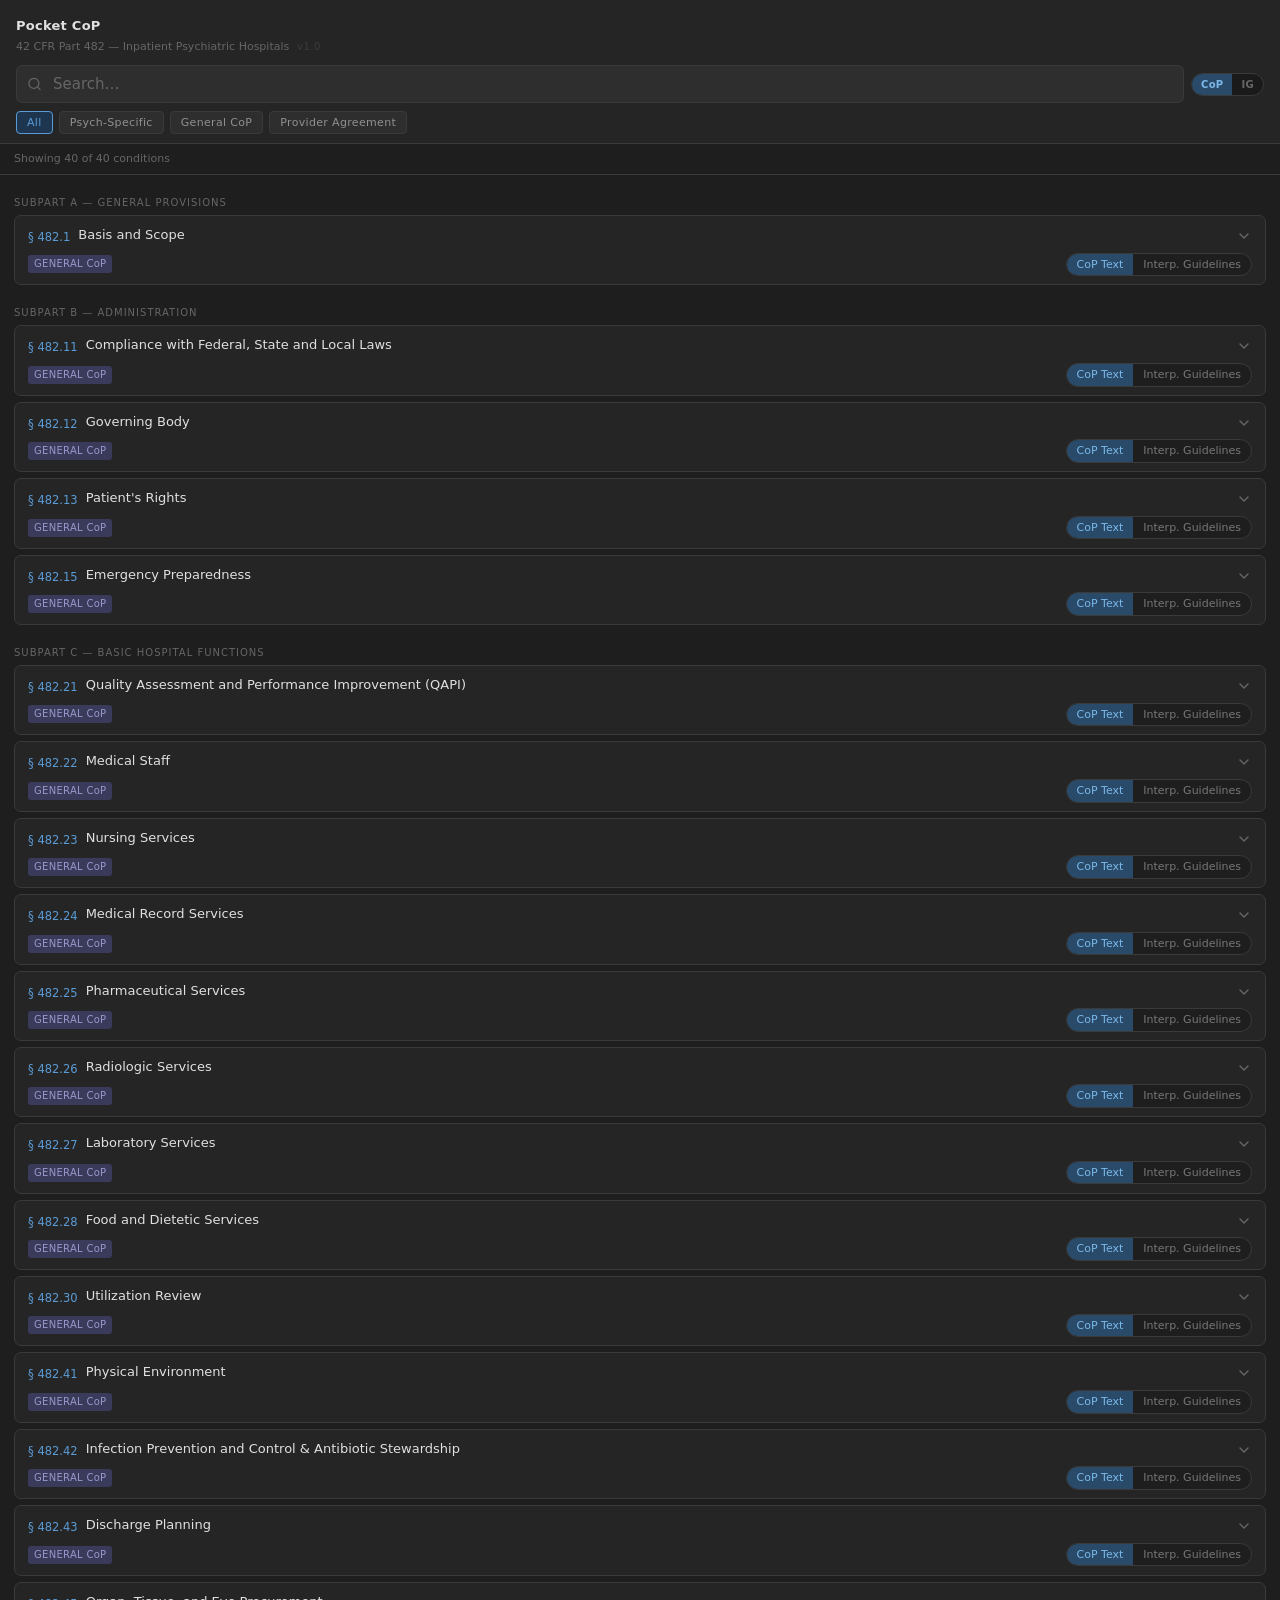
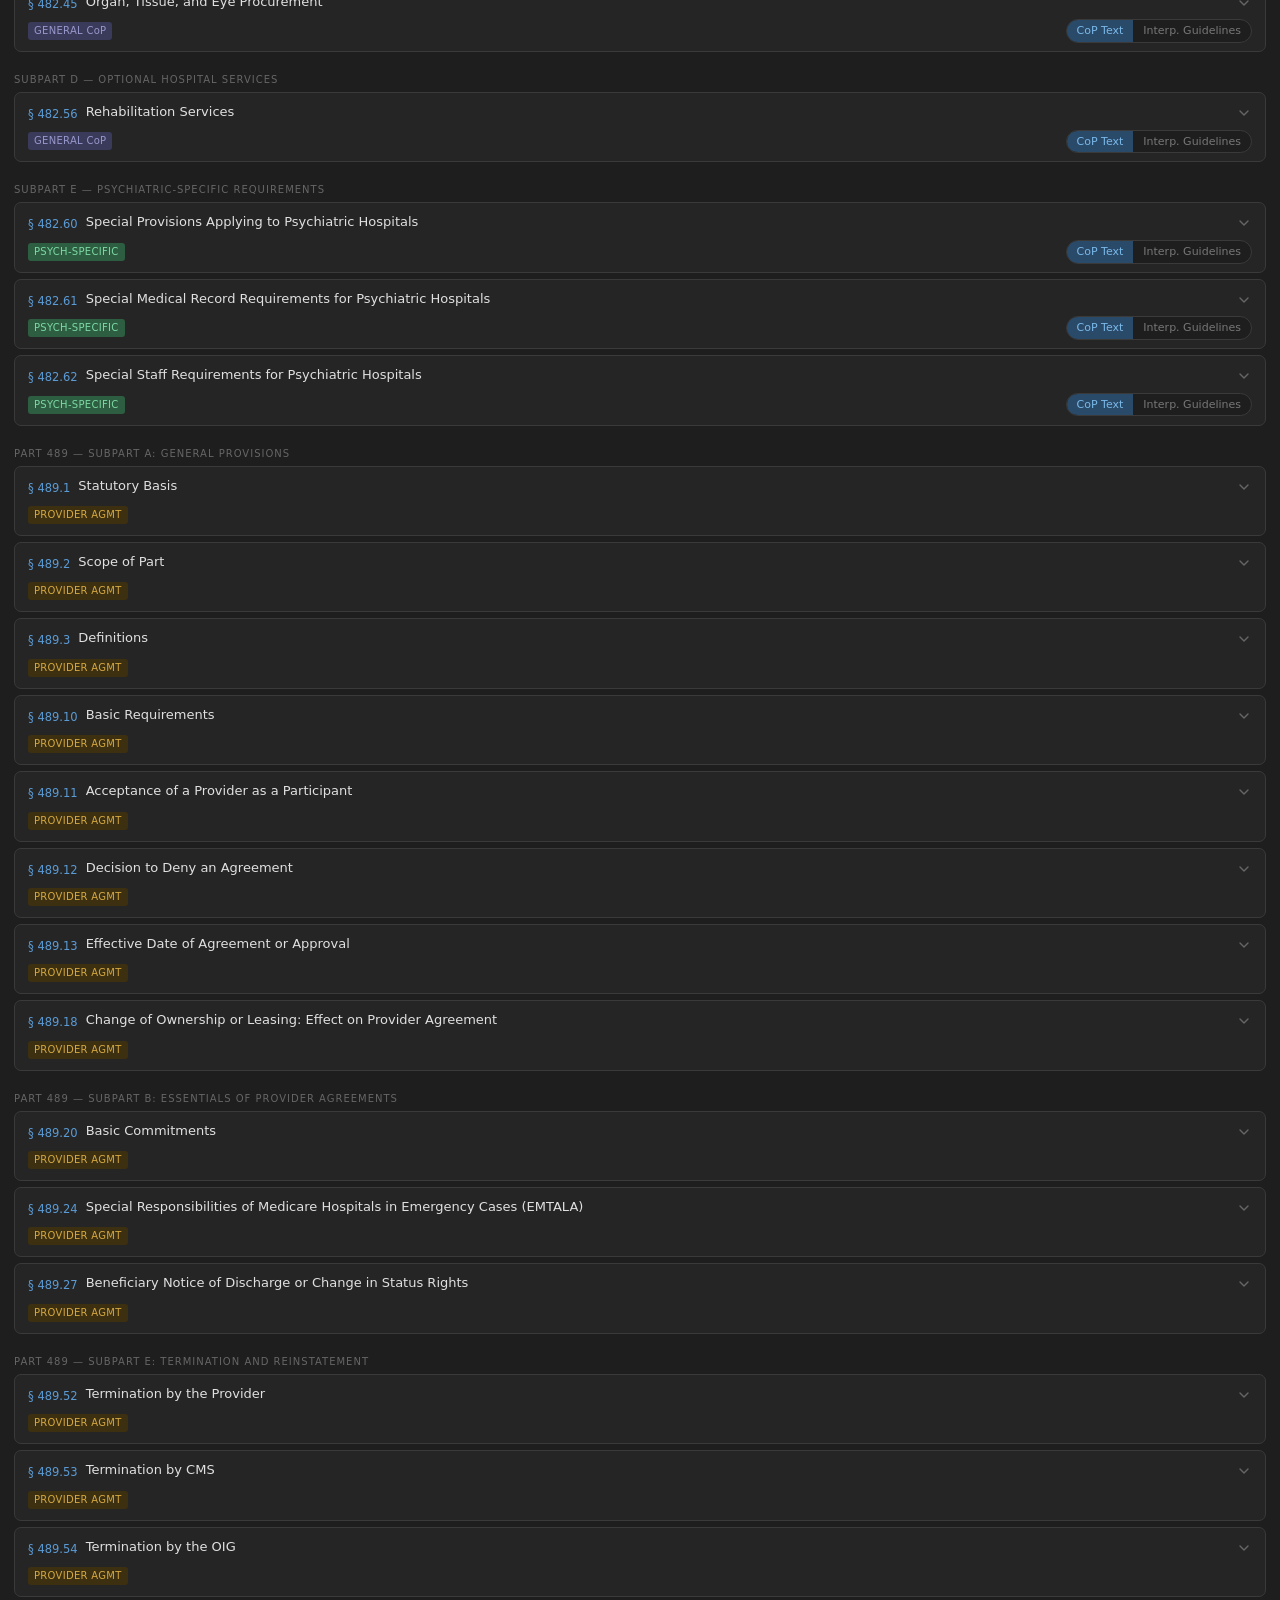
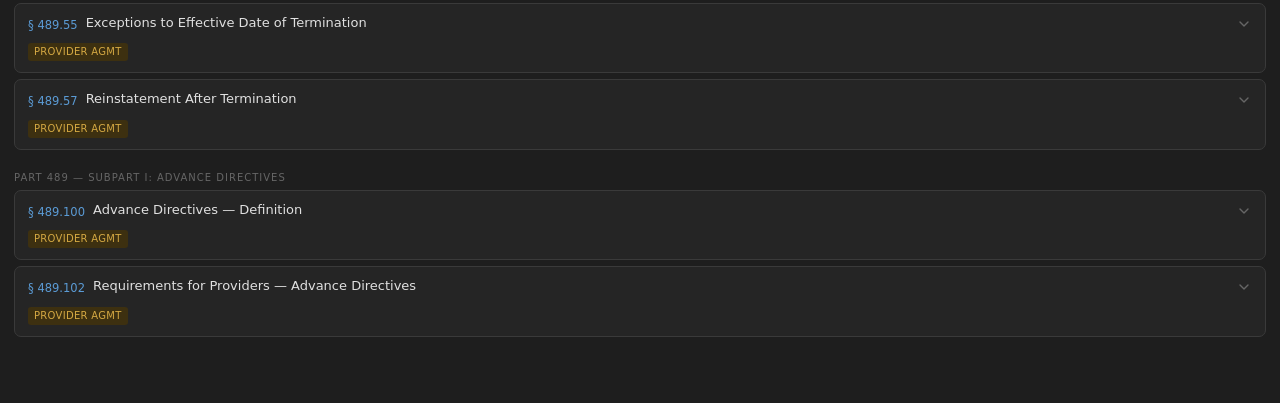
<file: index.html>
<!DOCTYPE html>
<html lang="en">
<head>
  <meta charset="UTF-8">
  <meta name="viewport" content="width=device-width, initial-scale=1.0, viewport-fit=cover">
  <title>Pocket CoP — 42 CFR Parts 482 &amp; 489</title>
  <style>

:root{
  --font-sans:'IBM Plex Sans','Roboto','Noto Sans',system-ui,-apple-system,sans-serif;
  --font-mono:var(--font-mono),'Roboto Mono','Noto Sans Mono','Courier New',monospace;
}

  .card-toggle{display:flex;border-radius:20px;overflow:hidden;border:1px solid #3a3a3a;background:#1e1e1e;flex-shrink:0;}
.card-toggle-btn{border:none;padding:2px 10px;font-size:11px;cursor:pointer;font-family:inherit;font-weight:500;color:#777;background:transparent;transition:background .18s,color .18s;white-space:nowrap;line-height:1.6;}
.card-toggle-btn[data-view="cop"].active{background:#2a4a6a;color:#7ab8e8;}
.card-toggle-btn[data-view="ig"].active{background:#1e3d2a;color:#6dbe8d;}
  .ig-source{font-size:10px;color:var(--muted);margin-top:2px;}
  .ig-para{color:var(--accent);font-size:12px;font-weight:600;margin:10px 0 4px;}
.ig-para-collapsed{opacity:.28;pointer-events:none;}
.ig-collapsed{font-size:11px;color:var(--text-muted);padding:2px 0 6px;font-style:italic;letter-spacing:.01em;}
  .ig-p{font-size:13px;line-height:1.65;color:var(--text);margin-bottom:7px;}
  .ig-p.ind1{padding-left:16px;} .ig-p.ind2{padding-left:32px;} .ig-p.ind3{padding-left:48px;}
  .ig-probe{margin:12px 0 4px;padding:5px 10px;background:#1a2a20;border-left:3px solid #4a9a6a;
    border-radius:0 4px 4px 0;font-size:11.5px;font-weight:700;color:#7ac99a;letter-spacing:.02em;}
  .ig-q{display:flex;gap:8px;font-size:12.5px;line-height:1.6;color:#b8ccc0;
    margin:3px 0 3px 10px;}
  .ig-q::before{content:'?';flex-shrink:0;color:#4a9a6a;font-weight:700;font-size:11px;margin-top:2px;}
  .ig-sp{margin:12px 0 4px;padding:5px 10px;background:#1a2230;border-left:3px solid #4a7aaa;
    border-radius:0 4px 4px 0;font-size:11.5px;font-weight:700;color:#7aaad0;letter-spacing:.02em;}
  .ig-sp-p{display:flex;gap:8px;font-size:12.5px;line-height:1.6;color:#a8b8cc;
    margin:3px 0 3px 10px;}
  .ig-sp-p::before{content:'\25B8';flex-shrink:0;color:#4a7aaa;font-size:11px;margin-top:2px;}


:root{--bg:#1e1e1e;--bg2:#252525;--bg3:#2e2e2e;--border:#3a3a3a;--text:#e0e0e0;--text-dim:#909090;--text-muted:#666;--accent:#5b9bd5;--accent-dim:#1e3550;--tag-psych:#2d5e41;--tag-psych-text:#7dd8a4;--tag-general:#3a3a5a;--tag-general-text:#9898cc;--hl-bg:#4a3a08;--hl:#f0c040}
*{box-sizing:border-box;margin:0;padding:0}
body{font-family:var(--font-sans);background:var(--bg);color:var(--text);min-height:100vh;font-size:15px;line-height:1.6}
header{background:var(--bg2);border-bottom:1px solid var(--border);padding:14px 14px 0;position:sticky;top:0;z-index:100}
.header-title h1{font-size:13px;font-weight:600;color:var(--text);letter-spacing:.02em}
.header-title p{font-size:11px;color:var(--text-muted);font-family:var(--font-mono);margin-top:1px;margin-bottom:10px}
.search-wrap{position:relative;margin-bottom:8px;display:flex;gap:7px;align-items:center}
.search-wrap svg{position:absolute;left:11px;top:50%;transform:translateY(-50%);color:var(--text-muted);pointer-events:none}
#search{flex:1;min-width:0;background:var(--bg3);border:1px solid var(--border);border-radius:6px;color:var(--text);font-family:var(--font-sans);font-size:15px;padding:9px 12px 9px 36px;outline:none;transition:border-color .15s}
#search:focus{border-color:var(--accent)}
#search::placeholder{color:var(--text-muted)}
.scope-toggle{display:flex;border-radius:14px;border:1px solid #3a3a3a;background:#1a1a1a;flex-shrink:0;overflow:hidden}
.scope-btn{border:none;padding:5px 9px;font-size:10px;cursor:pointer;font-family:var(--font-mono);font-weight:600;letter-spacing:.03em;color:#666;background:transparent;transition:background .15s,color .15s;white-space:nowrap}
.scope-btn[data-scope="cop"].active{background:#2a4a6a;color:#7ab8e8}
.scope-btn[data-scope="ig"].active{background:#1e3d2a;color:#6dbe8d}
.filter-row{display:flex;gap:6px;padding-bottom:9px;overflow-x:auto;scrollbar-width:none}
.filter-row::-webkit-scrollbar{display:none}
.filter-btn{white-space:nowrap;background:var(--bg3);border:1px solid var(--border);border-radius:4px;color:var(--text-dim);font-size:11px;font-family:var(--font-mono);padding:4px 10px;cursor:pointer;transition:all .15s;letter-spacing:.03em}
.filter-btn.active,.filter-btn:hover{background:var(--accent-dim);border-color:var(--accent);color:var(--accent)}
.results-meta{font-size:11px;color:var(--text-muted);padding:6px 14px;font-family:var(--font-mono);border-bottom:1px solid var(--border);background:var(--bg)}
main{padding:6px 0 60px}
.section-divider{font-size:10px;font-family:var(--font-mono);letter-spacing:.1em;color:var(--text-muted);padding:14px 14px 4px;text-transform:uppercase}
.cop-card{margin:0 10px 5px;background:var(--bg2);border:1px solid var(--border);border-radius:7px;overflow:hidden}
.cop-header{display:flex;flex-direction:column;padding:10px 13px 8px;cursor:pointer;user-select:none;-webkit-tap-highlight-color:transparent}
.cop-header-top{display:flex;align-items:flex-start;gap:8px;width:100%}
.cop-header-bottom{display:flex;align-items:center;justify-content:space-between;margin-top:6px;min-height:24px}
.cop-citation{font-family:var(--font-mono);font-size:11.5px;color:var(--accent);white-space:nowrap;font-weight:500;padding-top:2px;flex-shrink:0}
.cop-title-wrap{flex:1;min-width:0}
.cop-title{font-size:13px;font-weight:500;color:var(--text);line-height:1.35}
.cop-badges{display:flex;flex-wrap:wrap;gap:4px}
.badge{font-size:10px;font-family:var(--font-mono);padding:1px 6px;border-radius:3px;letter-spacing:.03em;font-weight:500}
.badge-psych{background:var(--tag-psych);color:var(--tag-psych-text)}
.badge-general{background:var(--tag-general);color:var(--tag-general-text)}
.badge-provider{background:#3d3010;color:#d4a843}
.cop-chevron{color:var(--text-muted);transition:transform .2s;flex-shrink:0;margin-top:2px}
.cop-card.open .cop-chevron{transform:rotate(180deg)}
.cop-body{display:none;border-top:1px solid var(--border)}
.cop-card.open .cop-body{display:block}
.reg-intro{font-size:13.5px;color:var(--text);line-height:1.65;padding:12px 13px 10px;border-bottom:1px solid var(--border)}
.reg-body{padding:10px 13px 12px}
.std-head{font-size:12px;font-weight:600;color:var(--accent);font-family:var(--font-mono);margin-top:14px;margin-bottom:4px;letter-spacing:.01em;font-style:normal}
.std-head:first-child{margin-top:0}
.std-collapsed{opacity:.3;margin-bottom:0;pointer-events:none}
.para{font-size:13px;color:#c8c8c8;line-height:1.65;margin-bottom:4px}
.para-indent-1{padding-left:18px}
.para-indent-2{padding-left:36px}
.para-indent-3{padding-left:54px}
.para-label{font-family:var(--font-mono);font-size:11.5px;color:#7a9cbf;margin-right:5px;font-weight:500}
.cfr-source{margin:10px 13px 0;font-size:11px;font-family:var(--font-mono);color:var(--text-muted);border-top:1px solid var(--border);padding:8px 0 12px}
.cfr-source a{color:var(--accent);text-decoration:none}
mark{background:var(--hl-bg);color:var(--hl);border-radius:2px;padding:0 1px}
.no-results{text-align:center;padding:60px 20px;color:var(--text-muted);font-size:14px;display:none}
.no-results.show{display:block}
@media(min-width:600px){header{padding:16px 16px 0}.cop-card{margin:0 14px 6px}.para-indent-1{padding-left:22px}.para-indent-2{padding-left:44px}.para-indent-3{padding-left:66px}}

  </style>
  <link rel="manifest" href="manifest.json">
  <meta name="mobile-web-app-capable" content="yes">
  <meta name="apple-mobile-web-app-capable" content="yes">
  <meta name="apple-mobile-web-app-status-bar-style" content="black-translucent">
  <meta name="apple-mobile-web-app-title" content="Pocket CoP">
  <meta name="theme-color" content="#1e1e1e">
  <link rel="apple-touch-icon" sizes="192x192" href="icon-192.png">
  <link rel="icon" type="image/png" sizes="192x192" href="icon-192.png">
</head>
<body>

<div id="update-banner" style="display:none;position:fixed;bottom:0;left:0;right:0;
  background:#1e3d2a;border-top:1px solid #2a6040;padding:10px 14px;z-index:9999;
  align-items:center;gap:10px;font-size:13px;color:#a0d8b0;box-shadow:0 -2px 12px rgba(0,0,0,.5)">
  <span style="flex:1;line-height:1.3">&#x2713; A new version of Pocket CoP is ready</span>
  <button id="update-reload" style="background:#2a6040;color:#7de8a0;border:1px solid #3a8050;
    padding:7px 14px;border-radius:6px;font-size:13px;cursor:pointer;font-weight:600">Update now</button>
  <button onclick="document.getElementById('update-banner').style.display='none'"
    style="background:none;color:#4a7a5a;border:none;font-size:20px;cursor:pointer;padding:0 4px">&times;</button>
</div>

<header>
  <div class="header-title">
    <h1>Pocket CoP</h1>
    <p>42 CFR Part 482 — Inpatient Psychiatric Hospitals<span style="margin-left:8px;opacity:.35;font-size:10px;letter-spacing:.04em">v1.0</span></p>
  </div>
  <div class="search-wrap">
    <svg width="15" height="15" viewBox="0 0 24 24" fill="none" stroke="currentColor" stroke-width="2" stroke-linecap="round" stroke-linejoin="round"><circle cx="11" cy="11" r="8"/><path d="m21 21-4.35-4.35"/></svg>
    <input type="search" id="search" placeholder="Search…" autocomplete="off">
    <div class="scope-toggle" id="scopeToggle">
      <button class="scope-btn active" data-scope="cop">CoP</button>
      <button class="scope-btn" data-scope="ig">IG</button>
    </div>
  </div>
  <div class="filter-row" id="filterRow">
    <button class="filter-btn active" data-filter="all">All</button>
    <button class="filter-btn" data-filter="psych">Psych-Specific</button>
    <button class="filter-btn" data-filter="general">General CoP</button>
    <button class="filter-btn" data-filter="provider-agreement">Provider Agreement</button>
  </div>
  
</header>
<div class="results-meta" id="resultsMeta">Loading&hellip;</div>
<main id="main"><div class="no-results" id="noResults">No conditions match your search.</div></main>

<script>
// Pocket CoP — regulatory data
// Part 482: Conditions of Participation
// Part 489: Provider Agreements (Subparts A, B, E, I)


// Each node: {type:'std',label,title} | {type:'p',label,text,indent} | {type:'text',text,indent}
const cops = [
// ── SUBPART A ──────────────────────────────────────────────────────────────
{id:'482.1',citation:'§\u00a0482.1',title:'Basis and Scope',tags:['general'],subpart:'Subpart A \u2014 General Provisions',
intro:'Sets forth the conditions of participation (CoPs) that a hospital must meet in order to participate in the Medicare or Medicaid programs.',
body:[
{type:'p',label:'(a)',text:'Section 1861(e) of the Act establishes the requirements that a hospital must meet to participate in Medicare. Section 1902(a)(28) of the Act establishes requirements for Medicaid-participating hospitals. The Secretary may impose additional requirements if they are found necessary in the interest of the health and safety of individuals furnished services in hospitals.',indent:0},
{type:'p',label:'(b)',text:"Section 1861(f) of the Act provides that an institution participating as a psychiatric hospital must meet certain requirements imposed on hospitals under section 1861(e); must be primarily engaged in providing, by or under the supervision of a physician, psychiatric services for the diagnosis and treatment of mentally ill persons; must maintain clinical records and other records that the Secretary finds necessary; and must meet staffing requirements that the Secretary finds necessary to carry out an active program of treatment.",indent:0},
]},
// ── SUBPART B ──────────────────────────────────────────────────────────────
{id:'482.11',citation:'§\u00a0482.11',title:'Compliance with Federal, State and Local Laws',tags:['general'],subpart:'Subpart B \u2014 Administration',
intro:'',
body:[
{type:'p',label:'(a)',text:'The hospital must be in compliance with applicable Federal laws related to the health and safety of patients.',indent:0},
{type:'p',label:'(b)',text:'The hospital must be\u2014',indent:0},
{type:'p',label:'(1)',text:'Licensed; or',indent:1},
{type:'p',label:'(2)',text:'Approved as meeting standards for licensing established by the agency of the State or locality responsible for licensing hospitals.',indent:1},
{type:'p',label:'(c)',text:'The hospital must assure that personnel are licensed or meet other applicable standards that are required by State or local laws.',indent:0},
]},
{id:'482.12',citation:'§\u00a0482.12',title:'Governing Body',tags:['general'],subpart:'Subpart B \u2014 Administration',
intro:'There must be an effective governing body that is legally responsible for the conduct of the hospital. If a hospital does not have an organized governing body, the persons legally responsible for the conduct of the hospital must carry out the functions specified in this part that pertain to the governing body.',
body:[
{type:'std',label:'(a)',title:'Standard: Medical staff.'},
{type:'text',text:'The governing body must:',indent:0},
{type:'p',label:'(1)',text:'Determine, in accordance with State law, which categories of practitioners are eligible candidates for appointment to the medical staff;',indent:1},
{type:'p',label:'(2)',text:'Appoint members of the medical staff after considering the recommendations of the existing members of the medical staff;',indent:1},
{type:'p',label:'(3)',text:'Assure that the medical staff has bylaws;',indent:1},
{type:'p',label:'(4)',text:'Approve medical staff bylaws and other medical staff rules and regulations;',indent:1},
{type:'p',label:'(5)',text:'Ensure that the medical staff is accountable to the governing body for the quality of care provided to patients;',indent:1},
{type:'p',label:'(6)',text:'Ensure the criteria for selection are individual character, competence, training, experience, and judgment; and',indent:1},
{type:'p',label:'(7)',text:'Ensure that under no circumstances is the accordance of staff membership or professional privileges in the hospital dependent solely upon certification, fellowship, or membership in a specialty body or society.',indent:1},
{type:'p',label:'(8)',text:"Ensure that, when telemedicine services are furnished to the hospital's patients through an agreement with a distant-site hospital, the agreement is written and specifies that it is the responsibility of the governing body of the distant-site hospital to meet the requirements in paragraphs (a)(1) through (a)(7) of this section.",indent:1},
{type:'p',label:'(9)',text:'Ensure that when telemedicine services are furnished through an agreement with a distant-site telemedicine entity, the written agreement specifies that the entity furnishes services in a manner that permits the hospital to comply with all applicable conditions of participation.',indent:1},
{type:'p',label:'(10)',text:"Consult directly with the individual assigned the responsibility for the organization and conduct of the hospital's medical staff, or his or her designee, at least periodically throughout the fiscal or calendar year on matters related to the quality of medical care provided to patients.",indent:1},
{type:'std',label:'(b)',title:'Standard: Chief executive officer.'},
{type:'text',text:'The governing body must appoint a chief executive officer who is responsible for managing the hospital.',indent:0},
{type:'std',label:'(c)',title:'Standard: Care of patients.'},
{type:'text',text:'In accordance with hospital policy, the governing body must ensure that:',indent:0},
{type:'p',label:'(1)',text:'Every Medicare patient is under the care of: (This provision is not to be construed to limit the authority of a doctor of medicine or osteopathy to delegate tasks to other qualified health care personnel to the extent recognized under State law.)',indent:1},
{type:'p',label:'(i)',text:'A doctor of medicine or osteopathy;',indent:2},
{type:'p',label:'(ii)',text:'A doctor of dental surgery or dental medicine who is legally authorized to practice dentistry by the State and who is acting within the scope of his or her license;',indent:2},
{type:'p',label:'(iii)',text:'A doctor of podiatric medicine, but only with respect to functions which he or she is legally authorized by the State to perform;',indent:2},
{type:'p',label:'(iv)',text:'A doctor of optometry who is legally authorized to practice optometry by the State in which he or she practices;',indent:2},
{type:'p',label:'(v)',text:'A chiropractor who is licensed by the State or legally authorized to perform the services of a chiropractor, but only with respect to treatment by means of manual manipulation of the spine to correct a subluxation demonstrated by x-ray to exist; and',indent:2},
{type:'p',label:'(vi)',text:'A clinical psychologist as defined in § 410.71, but only with respect to clinical psychologist services as defined in § 410.71 and only to the extent permitted by State law.',indent:2},
{type:'p',label:'(2)',text:'Patients are admitted to the hospital only on the recommendation of a licensed practitioner permitted by the State to admit patients to a hospital.',indent:1},
{type:'p',label:'(3)',text:'A doctor of medicine or osteopathy is on duty or on call at all times.',indent:1},
{type:'p',label:'(4)',text:'A doctor of medicine or osteopathy is responsible for the care of each Medicare patient with respect to any medical or psychiatric problem that\u2014',indent:1},
{type:'p',label:'(i)',text:'Is present on admission or develops during hospitalization; and',indent:2},
{type:'p',label:'(ii)',text:'Is not specifically within the scope of practice of a doctor of dental surgery, dental medicine, podiatric medicine, or optometry; a chiropractor; or clinical psychologist.',indent:2},
{type:'std',label:'(d)',title:'Standard: Institutional plan and budget.'},
{type:'text',text:'The institution must have an overall institutional plan that meets the following conditions:',indent:0},
{type:'p',label:'(1)',text:'The plan must include an annual operating budget prepared according to generally accepted accounting principles.',indent:1},
{type:'p',label:'(2)',text:'The budget must include all anticipated income and expenses.',indent:1},
{type:'p',label:'(3)',text:'The plan must provide for capital expenditures for at least a 3-year period.',indent:1},
{type:'p',label:'(4)',text:'The plan must include and identify in detail the objective of, and the anticipated sources of financing for, each anticipated capital expenditure in excess of $600,000 that relates to\u2014',indent:1},
{type:'p',label:'(i)',text:'Acquisition of land;',indent:2},
{type:'p',label:'(ii)',text:'Improvement of land, buildings, and equipment; or',indent:2},
{type:'p',label:'(iii)',text:'The replacement, modernization, and expansion of buildings and equipment.',indent:2},
{type:'p',label:'(5)',text:'The plan must be submitted for review to the planning agency designated in accordance with section 1122(b) of the Act.',indent:1},
{type:'p',label:'(6)',text:'The plan must be reviewed and updated annually.',indent:1},
{type:'p',label:'(7)',text:'The plan must be prepared\u2014',indent:1},
{type:'p',label:'(i)',text:'Under the direction of the governing body; and',indent:2},
{type:'p',label:'(ii)',text:'By a committee consisting of representatives of the governing body, the administrative staff, and the medical staff of the institution.',indent:2},
{type:'std',label:'(e)',title:'Standard: Contracted services.'},
{type:'text',text:"The governing body must be responsible for services furnished in the hospital whether or not they are furnished under contracts. The governing body must ensure that a contractor furnishes services that permit the hospital to comply with all applicable conditions of participation.",indent:0},
{type:'p',label:'(1)',text:'The governing body must ensure that the services performed under a contract are provided in a safe and effective manner.',indent:1},
{type:'p',label:'(2)',text:'The hospital must maintain a list of all contracted services, including the scope and nature of the services provided.',indent:1},
{type:'std',label:'(f)',title:'Standard: Emergency services.'},
{type:'p',label:'(1)',text:'If emergency services are provided at the hospital, the hospital must comply with the requirements of § 482.55.',indent:1},
{type:'p',label:'(2)',text:'If emergency services are not provided at the hospital, the governing body must assure that the medical staff has written policies and procedures for appraisal of emergencies, initial treatment, and referral when appropriate.',indent:1},
{type:'p',label:'(3)',text:'If emergency services are provided at the hospital but not at one or more off-campus departments, the governing body must assure that the medical staff has written policies and procedures for those off-campus departments for appraisal of emergencies and referral when appropriate.',indent:1},
]},
{id:'482.13',citation:'§\u00a0482.13',title:"Patient's Rights",tags:['general'],subpart:'Subpart B \u2014 Administration',
intro:"A hospital must protect and promote each patient's rights.",
body:[
{type:'std',label:'(a)',title:'Standard: Notice of rights.'},
{type:'p',label:'(1)',text:"A hospital must inform each patient, or when appropriate, the patient's representative (as allowed under State law), of the patient's rights, in advance of furnishing or discontinuing patient care whenever possible.",indent:1},
{type:'p',label:'(2)',text:"The hospital must establish a process for prompt resolution of patient grievances and must inform each patient whom to contact to file a grievance. At a minimum:",indent:1},
{type:'p',label:'(i)',text:"The hospital must establish a clearly explained procedure for the submission of a patient's written or verbal grievance to the hospital.",indent:2},
{type:'p',label:'(ii)',text:'The grievance process must specify time frames for review of the grievance and the provision of a response.',indent:2},
{type:'p',label:'(iii)',text:"In its resolution of the grievance, the hospital must provide the patient with written notice of its decision that contains the name of the hospital contact person, the steps taken on behalf of the patient to investigate the grievance, the results of the grievance process, and the date of completion.",indent:2},
{type:'std',label:'(b)',title:'Standard: Exercise of rights.'},
{type:'p',label:'(1)',text:"The patient has the right to participate in the development and implementation of his or her plan of care.",indent:1},
{type:'p',label:'(2)',text:"The patient or his or her representative (as allowed under State law) has the right to make informed decisions regarding his or her care. The patient's rights include being informed of his or her health status, being involved in care planning and treatment, and being able to request or refuse treatment. This right must not be construed as a mechanism to demand the provision of treatment or services deemed medically unnecessary or inappropriate.",indent:1},
{type:'p',label:'(3)',text:"The patient has the right to formulate advance directives and to have hospital staff and practitioners who provide care in the hospital comply with these directives, in accordance with § 489.100, § 489.102, and § 489.104 of this part.",indent:1},
{type:'p',label:'(4)',text:"The patient has the right to have a family member or representative of his or her choice and his or her own physician notified promptly of his or her admission to the hospital.",indent:1},
{type:'std',label:'(c)',title:'Standard: Privacy and safety.'},
{type:'p',label:'(1)',text:"The patient has the right to personal privacy.",indent:1},
{type:'p',label:'(2)',text:"The patient has the right to receive care in a safe setting.",indent:1},
{type:'p',label:'(3)',text:"The patient has the right to be free from all forms of abuse or harassment.",indent:1},
{type:'std',label:'(d)',title:'Standard: Confidentiality of patient records.'},
{type:'p',label:'(1)',text:"The patient has the right to the confidentiality of his or her clinical records.",indent:1},
{type:'p',label:'(2)',text:"The patient has the right to access their medical records, including current medical records, upon an oral or written request, in the form and format requested by the individual, if it is readily producible in such form and format; or, if not, in a readable hard copy form or such other form and format as agreed to by the facility and the individual, and within a reasonable time frame.",indent:1},
{type:'std',label:'(e)',title:'Standard: Restraint or seclusion.'},
{type:'text',text:"All patients have the right to be free from physical or mental abuse, and corporal punishment. All patients have the right to be free from restraint or seclusion, of any form, imposed as a means of coercion, discipline, convenience, or retaliation by staff. Restraint or seclusion may only be imposed to ensure the immediate physical safety of the patient, a staff member, or others and must be discontinued at the earliest possible time.",indent:0},
{type:'p',label:'(1)',text:'Definitions.',indent:1},
{type:'p',label:'(i)',text:"A restraint is\u2014",indent:2},
{type:'p',label:'(A)',text:"Any manual method, physical or mechanical device, material, or equipment that immobilizes or reduces the ability of a patient to move his or her arms, legs, body, or head freely; or",indent:3},
{type:'p',label:'(B)',text:"A drug or medication when it is used as a restriction to manage the patient's behavior or restrict the patient's freedom of movement and is not a standard treatment or dosage for the patient's condition.",indent:3},
{type:'p',label:'(C)',text:"A restraint does not include devices such as orthopedically prescribed devices, surgical dressings or bandages, protective helmets, or other methods that involve the physical holding of a patient for the purpose of conducting routine physical examinations or tests, or to protect the patient from falling out of bed, or to permit the patient to participate in activities without the risk of physical harm.",indent:3},
{type:'p',label:'(ii)',text:"Seclusion is the involuntary confinement of a patient alone in a room or area from which the patient is physically prevented from leaving. Seclusion may only be used for the management of violent or self-destructive behavior.",indent:2},
{type:'p',label:'(2)',text:"Restraint or seclusion may only be used when less restrictive interventions have been determined to be ineffective to protect the patient, a staff member, or others from harm.",indent:1},
{type:'p',label:'(3)',text:"The type or technique of restraint or seclusion used must be the least restrictive intervention that will be effective to protect the patient, a staff member, or others from harm.",indent:1},
{type:'p',label:'(4)',text:"The use of restraint or seclusion must be\u2014",indent:1},
{type:'p',label:'(i)',text:"In accordance with a written modification to the patient's plan of care; and",indent:2},
{type:'p',label:'(ii)',text:"Implemented in accordance with safe and appropriate restraint and seclusion techniques as determined by hospital policy in accordance with State law.",indent:2},
{type:'p',label:'(5)',text:"The use of restraint or seclusion must be in accordance with the order of a physician or other licensed practitioner who is responsible for the care of the patient and authorized to order restraint or seclusion by hospital policy in accordance with State law.",indent:1},
{type:'p',label:'(6)',text:"Orders for the use of restraint or seclusion must never be written as a standing order or on an as needed basis (PRN).",indent:1},
{type:'p',label:'(7)',text:"The attending physician must be consulted as soon as possible if the attending physician did not order the restraint or seclusion.",indent:1},
{type:'p',label:'(8)',text:"Unless superseded by State law that is more restrictive\u2014",indent:1},
{type:'p',label:'(i)',text:"Each order for restraint or seclusion used for the management of violent or self-destructive behavior may only be renewed in accordance with the following limits for up to a total of 24 hours:",indent:2},
{type:'p',label:'(A)',text:"4 hours for adults 18 years of age or older;",indent:3},
{type:'p',label:'(B)',text:"2 hours for children and adolescents 9 to 17 years of age; or",indent:3},
{type:'p',label:'(C)',text:"1 hour for children under 9 years of age; and",indent:3},
{type:'p',label:'(ii)',text:"After 24 hours, before writing a new order for the use of restraint or seclusion, a physician or other licensed practitioner must see and assess the patient.",indent:2},
{type:'p',label:'(iii)',text:"Each order for restraint used to ensure the physical safety of the non-violent or non-self-destructive patient may be renewed as authorized by hospital policy.",indent:2},
{type:'p',label:'(9)',text:"Restraint or seclusion must be discontinued at the earliest possible time, regardless of the length of time identified in the order.",indent:1},
{type:'p',label:'(10)',text:"The condition of the patient who is restrained or secluded must be monitored by a physician, other licensed practitioner, or trained staff at an interval determined by hospital policy.",indent:1},
{type:'p',label:'(11)',text:"Physician and other licensed practitioner training requirements must be specified in hospital policy. At a minimum, physicians and other licensed practitioners authorized to order restraint or seclusion must have a working knowledge of hospital policy regarding the use of restraint or seclusion.",indent:1},
{type:'p',label:'(12)',text:"When restraint or seclusion is used for the management of violent or self-destructive behavior that jeopardizes the immediate physical safety of the patient, a staff member, or others, the patient must be seen face-to-face within 1 hour after the initiation of the intervention\u2014",indent:1},
{type:'p',label:'(i)',text:"By a\u2014",indent:2},
{type:'p',label:'(A)',text:"Physician or other licensed practitioner; or",indent:3},
{type:'p',label:'(B)',text:"Registered nurse who has been trained in accordance with the requirements of paragraph (f) of this section.",indent:3},
{type:'p',label:'(ii)',text:"To evaluate\u2014",indent:2},
{type:'p',label:'(A)',text:"The patient's immediate situation;",indent:3},
{type:'p',label:'(B)',text:"The patient's reaction to the intervention;",indent:3},
{type:'p',label:'(C)',text:"The patient's medical and behavioral condition; and",indent:3},
{type:'p',label:'(D)',text:"The need to continue or terminate the restraint or seclusion.",indent:3},
{type:'p',label:'(13)',text:"States are free to have requirements by statute or regulation that are more restrictive than those contained in paragraph (e)(12)(i) of this section.",indent:1},
{type:'p',label:'(14)',text:"If the face-to-face evaluation specified in paragraph (e)(12) is conducted by a trained registered nurse, the trained registered nurse must consult the attending physician or other licensed practitioner who is responsible for the care of the patient as soon as possible after the completion of the 1-hour face-to-face evaluation.",indent:1},
{type:'p',label:'(15)',text:"All requirements specified under this paragraph are applicable to the simultaneous use of restraint and seclusion. Simultaneous restraint and seclusion use is only permitted if the patient is continually monitored\u2014",indent:1},
{type:'p',label:'(i)',text:"Face-to-face by an assigned, trained staff member; or",indent:2},
{type:'p',label:'(ii)',text:"By trained staff using both video and audio equipment. This monitoring must be in close proximity to the patient.",indent:2},
{type:'p',label:'(16)',text:"When restraint or seclusion is used, there must be documentation in the patient's medical record of the following:",indent:1},
{type:'p',label:'(i)',text:"The 1-hour face-to-face medical and behavioral evaluation if restraint or seclusion is used to manage violent or self-destructive behavior;",indent:2},
{type:'p',label:'(ii)',text:"A description of the patient's behavior and the intervention used;",indent:2},
{type:'p',label:'(iii)',text:"Alternatives or other less restrictive interventions attempted (as applicable);",indent:2},
{type:'p',label:'(iv)',text:"The patient's condition or symptom(s) that warranted the use of the restraint or seclusion; and",indent:2},
{type:'p',label:'(v)',text:"The patient's response to the intervention(s) used, including the rationale for continued use of the intervention.",indent:2},
{type:'std',label:'(f)',title:'Standard: Restraint or seclusion: Staff training requirements.'},
{type:'text',text:"The patient has the right to safe implementation of restraint or seclusion by trained staff.",indent:0},
{type:'p',label:'(1)',text:"Training intervals. Staff must be trained and able to demonstrate competency in the application of restraints, implementation of seclusion, monitoring, assessment, and providing care for a patient in restraint or seclusion\u2014",indent:1},
{type:'p',label:'(i)',text:"Before performing any of the actions specified in this paragraph;",indent:2},
{type:'p',label:'(ii)',text:"As part of orientation; and",indent:2},
{type:'p',label:'(iii)',text:"Subsequently on a periodic basis consistent with hospital policy.",indent:2},
{type:'p',label:'(2)',text:"Training content. The hospital must require appropriate staff to have education, training, and demonstrated knowledge based on the specific needs of the patient population in at least the following:",indent:1},
{type:'p',label:'(i)',text:"Techniques to identify staff and patient behaviors, events, and environmental factors that may trigger circumstances that require the use of a restraint or seclusion.",indent:2},
{type:'p',label:'(ii)',text:"The use of nonphysical intervention skills.",indent:2},
{type:'p',label:'(iii)',text:"Choosing the least restrictive intervention based on an individualized assessment of the patient's medical, or behavioral status or condition.",indent:2},
{type:'p',label:'(iv)',text:"The safe application and use of all types of restraint or seclusion used in the hospital, including training in how to recognize and respond to signs of physical and psychological distress (for example, positional asphyxia).",indent:2},
{type:'p',label:'(v)',text:"Clinical identification of specific behavioral changes that indicate that restraint or seclusion is no longer necessary.",indent:2},
{type:'p',label:'(vi)',text:"Monitoring the physical and psychological well-being of the patient who is restrained or secluded, including but not limited to, respiratory and circulatory status, skin integrity, vital signs, and any special requirements associated with the 1-hour face-to-face evaluation.",indent:2},
{type:'p',label:'(vii)',text:"The use of first aid techniques and certification in the use of cardiopulmonary resuscitation, including required periodic recertification.",indent:2},
{type:'p',label:'(3)',text:"Trainer requirements. Individuals providing staff training must be qualified as evidenced by education, training, and experience in techniques used to address patients' behaviors.",indent:1},
{type:'p',label:'(4)',text:"Training documentation. The hospital must document in the staff personnel records that the training and demonstration of competency were successfully completed.",indent:1},
{type:'std',label:'(g)',title:'Standard: Death reporting requirements.'},
{type:'text',text:'Hospitals must report deaths associated with the use of seclusion or restraint.',indent:0},
{type:'p',label:'(1)',text:"With the exception of deaths described under paragraph (g)(2) of this section, the hospital must report the following information to CMS no later than the close of business on the next business day following knowledge of the patient's death:",indent:1},
{type:'p',label:'(i)',text:"Each death that occurs while a patient is in restraint or seclusion.",indent:2},
{type:'p',label:'(ii)',text:"Each death that occurs within 24 hours after the patient has been removed from restraint or seclusion.",indent:2},
{type:'p',label:'(iii)',text:"Each death known to the hospital that occurs within 1 week after restraint or seclusion where it is reasonable to assume that use of restraint or placement in seclusion contributed directly or indirectly to a patient's death.",indent:2},
{type:'p',label:'(2)',text:"When no seclusion has been used and when the only restraints used on the patient are those applied exclusively to the patient's wrist(s) and composed solely of soft, non-rigid, cloth-like materials, the hospital staff must record in an internal log the following information:",indent:1},
{type:'p',label:'(i)',text:"Any death that occurs while a patient is in such restraints.",indent:2},
{type:'p',label:'(ii)',text:"Any death that occurs within 24 hours after a patient has been removed from such restraints.",indent:2},
{type:'p',label:'(3)',text:"The staff must document in the patient's medical record the date and time the death was:",indent:1},
{type:'p',label:'(i)',text:"Reported to CMS for deaths described in paragraph (g)(1) of this section; or",indent:2},
{type:'p',label:'(ii)',text:"Recorded in the internal log or other system for deaths described in paragraph (g)(2) of this section.",indent:2},
{type:'std',label:'(h)',title:'Standard: Patient visitation rights.'},
{type:'text',text:"A hospital must have written policies and procedures regarding the visitation rights of patients, including any clinically necessary or reasonable restriction or limitation that the hospital may need to place on such rights and the reasons for the clinical restriction or limitation. A hospital must meet the following requirements:",indent:0},
{type:'p',label:'(1)',text:"Inform each patient (or support person, where appropriate) of his or her visitation rights, including any clinical restriction or limitation on such rights, when he or she is informed of his or her other rights under this section.",indent:1},
{type:'p',label:'(2)',text:"Inform each patient (or support person, where appropriate) of the right, subject to his or her consent, to receive the visitors whom he or she designates, including, but not limited to, a spouse, a domestic partner (including a same-sex domestic partner), another family member, or a friend, and his or her right to withdraw or deny such consent at any time.",indent:1},
{type:'p',label:'(3)',text:"Not restrict, limit, or otherwise deny visitation privileges on the basis of race, color, national origin, religion, sex, gender identity, sexual orientation, or disability.",indent:1},
{type:'p',label:'(4)',text:"Ensure that all visitors enjoy full and equal visitation privileges consistent with patient preferences.",indent:1},
]},
{id:'482.15',citation:'§\u00a0482.15',title:'Emergency Preparedness',tags:['general'],subpart:'Subpart B \u2014 Administration',
intro:'The hospital must comply with all applicable Federal, State, and local emergency preparedness requirements. The hospital must develop and maintain a comprehensive emergency preparedness program, utilizing an all-hazards approach.',
body:[
{type:'std',label:'(a)',title:'Standard: Emergency plan.'},
{type:'text',text:'The hospital must develop and maintain an emergency preparedness plan that must be reviewed and updated at least every 2 years. The plan must:',indent:0},
{type:'p',label:'(1)',text:'Be based on and include a documented, facility-based and community-based risk assessment, utilizing an all-hazards approach.',indent:1},
{type:'p',label:'(2)',text:'Include strategies for addressing emergency events identified by the risk assessment.',indent:1},
{type:'p',label:'(3)',text:'Address patient population, including persons at-risk; the type of services the hospital has the ability to provide in an emergency; and continuity of operations, including delegations of authority and succession plans.',indent:1},
{type:'p',label:'(4)',text:"Include a process for cooperation and collaboration with local, tribal, regional, State, and Federal emergency preparedness officials' efforts to maintain an integrated response during a disaster or emergency situation.",indent:1},
{type:'std',label:'(b)',title:'Standard: Policies and procedures.'},
{type:'text',text:'The hospital must develop and implement emergency preparedness policies and procedures, reviewed and updated at least every 2 years. At a minimum, the policies and procedures must address the following:',indent:0},
{type:'p',label:'(1)',text:'The provision of subsistence needs for staff and patients, whether they evacuate or shelter in place, including, but not limited to the following:',indent:1},
{type:'p',label:'(i)',text:'Food, water, medical, and pharmaceutical supplies.',indent:2},
{type:'p',label:'(ii)',text:'Alternate sources of energy to maintain the following:',indent:2},
{type:'p',label:'(A)',text:'Temperatures to protect patient health and safety and for the safe and sanitary storage of provisions.',indent:3},
{type:'p',label:'(B)',text:'Emergency lighting.',indent:3},
{type:'p',label:'(C)',text:'Fire detection, extinguishing, and alarm systems.',indent:3},
{type:'p',label:'(D)',text:'Sewage and waste disposal.',indent:3},
{type:'p',label:'(2)',text:"A system to track the location of on-duty staff and sheltered patients in the hospital's care during an emergency.",indent:1},
{type:'p',label:'(3)',text:"Safe evacuation from the hospital, including consideration of care and treatment needs of evacuees; staff responsibilities; transportation; identification of evacuation location(s); and primary and alternate means of communication with external sources of assistance.",indent:1},
{type:'p',label:'(4)',text:'A means to shelter in place for patients, staff, and volunteers who remain in the facility.',indent:1},
{type:'p',label:'(5)',text:'A system of medical documentation that preserves patient information, protects confidentiality of patient information, and secures and maintains the availability of records.',indent:1},
{type:'std',label:'(c)',title:'Standard: Communication plan.'},
{type:'text',text:'The hospital must develop and maintain an emergency preparedness communication plan that complies with Federal, State, and local laws and must include at a minimum:',indent:0},
{type:'p',label:'(1)',text:"Names and contact information for the following: (i) Staff; (ii) Entities providing services under arrangement; (iii) Patients' physicians; (iv) Other hospitals and CAHs; (v) Volunteers.",indent:1},
{type:'p',label:'(2)',text:'Primary and alternate means for communicating with the following:',indent:1},
{type:'p',label:'(i)',text:'Staff of the hospital;',indent:2},
{type:'p',label:'(ii)',text:'Federal, State, tribal, regional, and local emergency management agencies;',indent:2},
{type:'p',label:'(iii)',text:'The medical staff of the hospital;',indent:2},
{type:'p',label:'(iv)',text:'Other hospitals; and',indent:2},
{type:'p',label:'(v)',text:'Volunteers.',indent:2},
{type:'std',label:'(d)',title:'Standard: Training and testing.'},
{type:'text',text:'The hospital must develop and maintain an emergency preparedness training and testing program, reviewed and updated at least every 2 years. The program must:',indent:0},
{type:'p',label:'(1)',text:'Provide initial training in emergency preparedness policies and procedures to all new and existing staff, individuals providing services under arrangement, and volunteers.',indent:1},
{type:'p',label:'(2)',text:'Provide emergency preparedness training at least every 2 years.',indent:1},
{type:'p',label:'(3)',text:'Conduct exercises to test the emergency plan, including at least one full-scale exercise annually, and at least one additional exercise annually that may be a tabletop exercise or drill.',indent:1},
]},
// ── SUBPART C ──────────────────────────────────────────────────────────────
{id:'482.21',citation:'§\u00a0482.21',title:'Quality Assessment and Performance Improvement (QAPI)',tags:['general'],subpart:'Subpart C \u2014 Basic Hospital Functions',
intro:"The hospital must develop, implement, and maintain an effective, ongoing, hospital-wide, data-driven quality assessment and performance improvement program. The hospital's governing body must ensure that the program reflects the complexity of the hospital's organization and services; involves all hospital departments and services (including those services furnished under contract or arrangement); and focuses on indicators related to improved health outcomes and the prevention and reduction of medical errors. The hospital must maintain and demonstrate evidence of its QAPI program for review by CMS.",
body:[
{type:'std',label:'(a)',title:'Standard: Program scope.'},
{type:'p',label:'(1)',text:'The program must include, but not be limited to, an ongoing program that shows measurable improvement in indicators for which there is evidence that it will improve health outcomes and identify and reduce medical errors.',indent:1},
{type:'p',label:'(2)',text:'The hospital must measure, analyze, and track quality indicators, including adverse patient events, and other aspects of performance that assess processes of care, hospital service and operations.',indent:1},
{type:'std',label:'(b)',title:'Standard: Program data.'},
{type:'p',label:'(1)',text:'The program must incorporate quality indicator data including patient care data, and other relevant data such as data submitted to or received from Medicare quality reporting and quality performance programs, including but not limited to data related to hospital readmissions and hospital-acquired conditions.',indent:1},
{type:'p',label:'(2)',text:'The hospital must use the data collected to\u2014',indent:1},
{type:'p',label:'(i)',text:'Monitor the effectiveness and safety of services and quality of care; and',indent:2},
{type:'p',label:'(ii)',text:'Identify opportunities for improvement and changes that will lead to improvement.',indent:2},
{type:'p',label:'(3)',text:"The frequency and detail of data collection must be specified by the hospital's governing body.",indent:1},
{type:'std',label:'(c)',title:'Standard: Program activities.'},
{type:'p',label:'(1)',text:'The hospital must set priorities for its performance improvement activities that\u2014',indent:1},
{type:'p',label:'(i)',text:'Focus on high-risk, high-volume, or problem-prone areas;',indent:2},
{type:'p',label:'(ii)',text:'Consider the incidence, prevalence, and severity of problems in those areas; and',indent:2},
{type:'p',label:'(iii)',text:'Affect health outcomes, patient safety, and quality of care.',indent:2},
{type:'p',label:'(2)',text:'Performance improvement activities must track medical errors and adverse patient events, analyze their causes, and implement preventive actions and mechanisms that include feedback and learning throughout the hospital.',indent:1},
{type:'p',label:'(3)',text:'The hospital must take actions aimed at performance improvement and, after implementing those actions, the hospital must measure its success and track performance to ensure that improvements are sustained.',indent:1},
{type:'std',label:'(d)',title:'Standard: Performance improvement projects.'},
{type:'p',label:'(1)',text:"The number and scope of distinct improvement projects conducted annually must be proportional to the scope and complexity of the hospital's services and operations.",indent:1},
{type:'p',label:'(2)',text:'A hospital may, as one of its projects, develop and implement an information technology system explicitly designed to improve patient safety and quality of care.',indent:1},
{type:'p',label:'(3)',text:'The hospital must document what quality improvement projects are being conducted, the reasons for conducting these projects, and the measurable progress achieved on these projects.',indent:1},
{type:'std',label:'(f)',title:'Standard: Executive responsibilities.'},
{type:'text',text:"The hospital's governing body, medical staff, and administrative officials are responsible and accountable for ensuring the following:",indent:0},
{type:'p',label:'(1)',text:'That an ongoing program for quality improvement and patient safety, including the reduction of medical errors, is defined, implemented, and maintained.',indent:1},
{type:'p',label:'(2)',text:'That the hospital-wide QAPI efforts address priorities for improved quality of care and patient safety; and that all improvement actions are evaluated.',indent:1},
{type:'p',label:'(3)',text:'That clear expectations for safety are established.',indent:1},
{type:'p',label:'(4)',text:"That adequate resources are allocated for measuring, assessing, improving, and sustaining the hospital's performance and reducing risk to patients.",indent:1},
{type:'p',label:'(5)',text:'That the determination of the number of distinct improvement projects is conducted annually.',indent:1},
]},
{id:'482.22',citation:'§\u00a0482.22',title:'Medical Staff',tags:['general'],subpart:'Subpart C \u2014 Basic Hospital Functions',
intro:"The hospital must have an organized medical staff that operates under bylaws approved by the governing body, and which is responsible for the quality of medical care provided to patients by the hospital.",
body:[
{type:'std',label:'(a)',title:'Standard: Eligibility and process for appointment to medical staff.'},
{type:'text',text:'The medical staff must be composed of doctors of medicine or osteopathy. In accordance with State law, including scope-of-practice laws, the medical staff may also include other categories of physicians and non-physician practitioners who are determined to be eligible for appointment by the governing body.',indent:0},
{type:'p',label:'(1)',text:'The medical staff must periodically conduct appraisals of its members.',indent:1},
{type:'p',label:'(2)',text:'The medical staff must examine the credentials of all eligible candidates for medical staff membership and make recommendations to the governing body on the appointment of these candidates in accordance with State law, including scope-of-practice laws, and the medical staff bylaws, rules, and regulations.',indent:1},
{type:'p',label:'(3)',text:"When telemedicine services are furnished through an agreement with a distant-site hospital, the governing body of the receiving hospital may choose, in lieu of the requirements in paragraphs (a)(1) and (a)(2), to have its medical staff rely upon the credentialing and privileging decisions made by the distant-site hospital, if all of the following provisions are met:",indent:1},
{type:'p',label:'(i)',text:"The distant-site hospital providing the telemedicine services is a Medicare-participating hospital.",indent:2},
{type:'p',label:'(ii)',text:"The individual distant-site physician or practitioner is privileged at the distant-site hospital, which provides the receiving hospital with a current list of the distant-site physician's or practitioner's privileges.",indent:2},
{type:'p',label:'(iii)',text:"The individual distant-site physician or practitioner holds a license issued or recognized by the State in which the receiving hospital is located.",indent:2},
{type:'p',label:'(iv)',text:"The receiving hospital has evidence of an internal review of the distant-site physician's or practitioner's performance of these privileges and sends the distant-site hospital such performance information for use in periodic appraisal.",indent:2},
{type:'p',label:'(4)',text:'When telemedicine services are furnished through an agreement with a distant-site telemedicine entity, similar provisions apply as specified in this paragraph.',indent:1},
{type:'std',label:'(b)',title:'Standard: Medical staff organization and accountability.'},
{type:'text',text:'The medical staff must be well organized and accountable to the governing body for the quality of the medical care provided to patients.',indent:0},
{type:'p',label:'(1)',text:'The medical staff must be organized in a manner approved by the governing body.',indent:1},
{type:'p',label:'(2)',text:'If the medical staff has an executive committee, a majority of the members of the committee must be doctors of medicine or osteopathy.',indent:1},
{type:'p',label:'(3)',text:'The responsibility for organization and conduct of the medical staff must be assigned only to one of the following:',indent:1},
{type:'p',label:'(i)',text:'An individual doctor of medicine or osteopathy.',indent:2},
{type:'p',label:'(ii)',text:'A doctor of dental surgery or dental medicine, when permitted by State law of the State in which the hospital is located.',indent:2},
{type:'p',label:'(iii)',text:'A doctor of podiatric medicine, when permitted by State law of the State in which the hospital is located.',indent:2},
{type:'std',label:'(c)',title:'Standard: Medical staff bylaws.'},
{type:'text',text:'The medical staff must adopt and enforce bylaws to carry out its responsibilities. The bylaws must:',indent:0},
{type:'p',label:'(1)',text:'Be approved by the governing body.',indent:1},
{type:'p',label:'(2)',text:'Include a statement of the duties and privileges of each category of medical staff (e.g., active, courtesy, etc.).',indent:1},
{type:'p',label:'(3)',text:'Describe the organization of the medical staff.',indent:1},
{type:'p',label:'(4)',text:'Describe the qualifications to be met by a candidate in order for the medical staff to recommend appointment by the governing body.',indent:1},
{type:'p',label:'(5)',text:'Include a requirement that\u2014',indent:1},
{type:'p',label:'(i)',text:"A medical history and physical examination be completed and documented for each patient no more than 30 days before or 24 hours after admission or registration, but prior to surgery or a procedure requiring anesthesia services. The medical history and physical examination must be completed and documented by a physician (as defined in section 1861(r) of the Act), an oral and maxillofacial surgeon, or other qualified licensed individual in accordance with State law and hospital policy.",indent:2},
{type:'p',label:'(ii)',text:"An updated examination of the patient, including any changes in the patient's condition, be completed and documented within 24 hours after admission or registration, but prior to surgery or a procedure requiring anesthesia services, when the medical history and physical examination are completed within 30 days before admission or registration.",indent:2},
{type:'p',label:'(iii)',text:"An assessment of the patient (in lieu of the requirements of paragraphs (c)(5)(i) and (ii)) be completed and documented after registration, but prior to surgery or a procedure requiring anesthesia services, when the patient is receiving specific outpatient surgical or procedural services and when the medical staff has chosen to develop and maintain a policy identifying specific patients as not requiring a comprehensive H&P prior to specific outpatient surgical or procedural services.",indent:2},
{type:'p',label:'(6)',text:'Include criteria for determining the privileges to be granted to individual practitioners and a procedure for applying the criteria to individuals requesting privileges.',indent:1},
]},
{id:'482.23',citation:'§\u00a0482.23',title:'Nursing Services',tags:['general'],subpart:'Subpart C \u2014 Basic Hospital Functions',
intro:'The hospital must have an organized nursing service that provides 24-hour nursing services. The nursing services must be furnished or supervised by a registered nurse.',
body:[
{type:'std',label:'(a)',title:'Standard: Organization.'},
{type:'text',text:"The hospital must have a well-organized service with a plan of administrative authority and delineation of responsibilities for patient care. The director of the nursing service must be a licensed registered nurse. He or she is responsible for the operation of the service, including determining the types and numbers of nursing personnel and staff necessary to provide nursing care for all areas of the hospital.",indent:0},
{type:'std',label:'(b)',title:'Standard: Staffing and delivery of care.'},
{type:'text',text:'The nursing service must have adequate numbers of licensed registered nurses, licensed practical (vocational) nurses, and other personnel to provide nursing care to all patients as needed. There must be supervisory and staff personnel for each department or nursing unit to ensure, when needed, the immediate availability of a registered nurse for the care of any patient.',indent:0},
{type:'p',label:'(1)',text:'The hospital must provide 24-hour nursing services furnished or supervised by a registered nurse, and have a licensed practical nurse or registered nurse on duty at all times, except for rural hospitals that have in effect a 24-hour nursing waiver granted under § 488.54(c).',indent:1},
{type:'p',label:'(2)',text:'The nursing service must have a procedure to ensure that hospital nursing personnel for whom licensure is required have valid and current licensure.',indent:1},
{type:'p',label:'(3)',text:"A registered nurse must supervise and evaluate the nursing care for each patient.",indent:1},
{type:'p',label:'(4)',text:"The hospital must ensure that the nursing staff develops and keeps current a nursing care plan for each patient that reflects the patient's goals and the nursing care to be provided to meet the patient's needs. The nursing care plan may be part of an interdisciplinary care plan.",indent:1},
{type:'p',label:'(5)',text:"A registered nurse must assign the nursing care of each patient to other nursing personnel in accordance with the patient's needs and the specialized qualifications and competence of the nursing staff available.",indent:1},
{type:'p',label:'(6)',text:"All licensed nurses who provide services in the hospital must adhere to the policies and procedures of the hospital.",indent:1},
{type:'p',label:'(7)',text:"The hospital must have policies and procedures in place establishing which outpatient departments, if any, are not required under hospital policy to have a registered nurse present. The policies and procedures must:",indent:1},
{type:'p',label:'(i)',text:"Establish the criteria such outpatient departments must meet, taking into account the types of services delivered, the general level of acuity of patients served by the department, and the established standards of practice for the services delivered;",indent:2},
{type:'p',label:'(ii)',text:'Establish alternative staffing plans;',indent:2},
{type:'p',label:'(iii)',text:'Be approved by the director of nursing;',indent:2},
{type:'p',label:'(iv)',text:'Be reviewed at least once every 3 years.',indent:2},
{type:'std',label:'(c)',title:'Standard: Preparation and administration of drugs.'},
{type:'p',label:'(1)',text:"Drugs and biologicals must be prepared and administered in accordance with Federal and State laws, the orders of the practitioner or practitioners responsible for the patient's care, and accepted standards of practice.",indent:1},
{type:'p',label:'(i)',text:"Drugs and biologicals may be prepared and administered on the orders of other practitioners not specified under § 482.12(c) only if such practitioners are acting in accordance with State law, including scope-of-practice laws, hospital policies, and medical staff bylaws, rules, and regulations.",indent:2},
{type:'p',label:'(ii)',text:"Drugs and biologicals may be prepared and administered on the orders contained within pre-printed and electronic standing orders, order sets, and protocols for patient orders only if such orders meet the requirements of § 482.24(c)(3).",indent:2},
{type:'p',label:'(2)',text:'All drugs and biologicals must be administered by, or under supervision of, nursing or other personnel in accordance with Federal and State laws and regulations, including applicable licensing requirements, and in accordance with the approved medical staff policies and procedures.',indent:1},
{type:'p',label:'(3)',text:'With the exception of influenza and pneumococcal vaccines, which may be administered per physician-approved hospital policy after an assessment of contraindications, orders for drugs and biologicals must be documented and signed by a practitioner authorized to write orders in accordance with State law and hospital policy.',indent:1},
{type:'p',label:'(i)',text:'If verbal orders are used, they are to be used infrequently.',indent:2},
{type:'p',label:'(ii)',text:'When verbal orders are used, they must only be accepted by persons who are authorized to do so by hospital policy and procedures consistent with Federal and State law.',indent:2},
{type:'p',label:'(iii)',text:"Orders for drugs and biologicals may be documented and signed by other practitioners only if such practitioners are acting in accordance with State law, including scope-of-practice laws, hospital policies, and medical staff bylaws, rules, and regulations.",indent:2},
{type:'p',label:'(4)',text:'Blood transfusions and intravenous medications must be administered in accordance with State law and approved medical staff policies and procedures.',indent:1},
{type:'p',label:'(5)',text:'There must be a hospital procedure for reporting transfusion reactions, adverse drug reactions, and errors in administration of drugs.',indent:1},
{type:'p',label:'(6)',text:"The hospital may allow a patient (or his or her caregiver/support person where appropriate) to self-administer both hospital-issued medications and the patient's own medications brought into the hospital, as defined and specified in the hospital's policies and procedures.",indent:1},
]},
{id:'482.24',citation:'§\u00a0482.24',title:'Medical Record Services',tags:['general'],subpart:'Subpart C \u2014 Basic Hospital Functions',
intro:'The hospital must have a medical record service that has administrative responsibility for medical records. A medical record must be maintained for every individual evaluated or treated in the hospital.',
body:[
{type:'std',label:'(a)',title:'Standard: Organization and staffing.'},
{type:'text',text:'The organization of the medical record service must be appropriate to the scope and complexity of the services performed. The hospital must employ adequate personnel to ensure prompt completion, filing, and retrieval of records.',indent:0},
{type:'std',label:'(b)',title:'Standard: Form and retention of record.'},
{type:'text',text:'The hospital must maintain a medical record for each inpatient and outpatient. Medical records must be accurately written, promptly completed, properly filed and retained, and accessible. The hospital must use a system of author identification and record maintenance that ensures the integrity of the authentication and protects the security of all record entries.',indent:0},
{type:'p',label:'(1)',text:'Medical records must be retained in their original or legally reproduced form for a period of at least 5 years.',indent:1},
{type:'p',label:'(2)',text:'The hospital must have a system of coding and indexing medical records. The system must allow for timely retrieval by diagnosis and procedure, in order to support medical care evaluation studies.',indent:1},
{type:'p',label:'(3)',text:'The hospital must have a procedure for ensuring the confidentiality of patient records. Information from or copies of records may be released only to authorized individuals, and the hospital must ensure that unauthorized individuals cannot gain access to or alter patient records. Original medical records must be released by the hospital only in accordance with Federal or State laws, court orders, or subpoenas.',indent:1},
{type:'std',label:'(c)',title:'Standard: Content of record.'},
{type:'text',text:"The medical record must contain information to justify admission and continued hospitalization, support the diagnosis, and describe the patient's progress and response to medications and services.",indent:0},
{type:'p',label:'(1)',text:'All patient medical record entries must be legible, complete, dated, timed, and authenticated in written or electronic form by the person responsible for providing or evaluating the service provided, consistent with hospital policies and procedures.',indent:1},
{type:'p',label:'(2)',text:'All orders, including verbal orders, must be dated, timed, and authenticated promptly by the ordering practitioner or by another practitioner who is responsible for the care of the patient only if such a practitioner is acting in accordance with State law, including scope-of-practice laws, hospital policies, and medical staff bylaws, rules, and regulations.',indent:1},
{type:'p',label:'(3)',text:"Hospitals may use pre-printed and electronic standing orders, order sets, and protocols for patient orders only if the hospital:",indent:1},
{type:'p',label:'(i)',text:"Establishes that such orders and protocols have been reviewed and approved by the medical staff and the hospital's nursing and pharmacy leadership;",indent:2},
{type:'p',label:'(ii)',text:'Demonstrates that such orders and protocols are consistent with nationally recognized and evidence-based guidelines;',indent:2},
{type:'p',label:'(iii)',text:'Ensures that the periodic and regular review of such orders and protocols is conducted by the medical staff and the hospital\'s nursing and pharmacy leadership to determine the continuing usefulness and safety of the orders and protocols; and',indent:2},
{type:'p',label:'(iv)',text:"Ensures that such orders and protocols are dated, timed, and authenticated promptly in the patient's medical record by the ordering practitioner or by another practitioner responsible for the care of the patient.",indent:2},
{type:'p',label:'(4)',text:'All records must document the following, as appropriate:',indent:1},
{type:'p',label:'(i)',text:'Evidence of\u2014',indent:2},
{type:'p',label:'(A)',text:"A medical history and physical examination completed and documented no more than 30 days before or 24 hours after admission or registration, but prior to surgery or a procedure requiring anesthesia services. The medical history and physical examination must be placed in the patient's medical record within 24 hours after admission or registration, but prior to surgery or a procedure requiring anesthesia services.",indent:3},
{type:'p',label:'(B)',text:"An updated examination of the patient, including any changes in the patient's condition, when the medical history and physical examination are completed within 30 days before admission or registration. Documentation of the updated examination must be placed in the patient's medical record within 24 hours after admission or registration, but prior to surgery or a procedure requiring anesthesia services.",indent:3},
{type:'p',label:'(ii)',text:'Admitting diagnosis.',indent:2},
{type:'p',label:'(iii)',text:'Results of all consultative evaluations of the patient and appropriate findings by clinical and other staff involved in the care of the patient.',indent:2},
{type:'p',label:'(iv)',text:'Documentation of complications, hospital acquired infections, and unfavorable reactions to drugs and anesthesia.',indent:2},
{type:'p',label:'(v)',text:'Properly executed informed consent forms for procedures and treatments specified by the medical staff, or by Federal or State law if applicable, to require written patient consent.',indent:2},
{type:'p',label:'(vi)',text:"All practitioners' orders, nursing notes, reports of treatment, medication records, radiology, and laboratory reports, and vital signs and other information necessary to monitor the patient's condition.",indent:2},
{type:'p',label:'(vii)',text:'Discharge summary with outcome of hospitalization, disposition of case, and provisions for follow-up care.',indent:2},
{type:'p',label:'(viii)',text:'Final diagnosis with completion of medical records within 30 days following discharge.',indent:2},
{type:'std',label:'(d)',title:'Standard: Electronic notifications.'},
{type:'text',text:'If the hospital utilizes an electronic medical records system or other electronic administrative system, which is conformant with the content exchange standard at 45 CFR 170.205(d)(2), then the hospital must demonstrate that\u2014',indent:0},
{type:'p',label:'(1)',text:"The system's notification capacity is fully operational and the hospital uses it in accordance with all State and Federal statutes and regulations applicable to the hospital's exchange of patient health information.",indent:1},
{type:'p',label:'(2)',text:'The system sends notifications that must include at least patient name, treating practitioner name, and sending institution name.',indent:1},
{type:'p',label:'(3)',text:'The system sends notifications at the time of:',indent:1},
{type:'p',label:'(i)',text:"The patient's registration in the hospital's emergency department (if applicable).",indent:2},
{type:'p',label:'(ii)',text:"The patient's admission to the hospital's inpatient services (if applicable).",indent:2},
{type:'p',label:'(4)',text:'The system sends notifications either immediately prior to, or at the time of:',indent:1},
{type:'p',label:'(i)',text:"The patient's discharge or transfer from the hospital's emergency department (if applicable).",indent:2},
{type:'p',label:'(ii)',text:"The patient's discharge or transfer from the hospital's inpatient services (if applicable).",indent:2},
{type:'p',label:'(5)',text:"The hospital has made a reasonable effort to ensure that the system sends the notifications to all applicable post-acute care services providers and suppliers, as well as to any of the following practitioners and entities which need to receive notification of the patient's status for treatment, care coordination, or quality improvement purposes:",indent:1},
{type:'p',label:'(i)',text:"The patient's established primary care practitioner;",indent:2},
{type:'p',label:'(ii)',text:"The patient's established primary care practice group or entity; or",indent:2},
{type:'p',label:'(iii)',text:"Other practitioner, or other practice group or entity, identified by the patient as the practitioner, or practice group or entity, primarily responsible for his or her care.",indent:2},
]},
{id:'482.25',citation:'§\u00a0482.25',title:'Pharmaceutical Services',tags:['general'],subpart:'Subpart C \u2014 Basic Hospital Functions',
intro:'The hospital must have pharmaceutical services that meet the needs of the patients. The institution must have a pharmacy directed by a registered pharmacist or a drug storage area under competent supervision. The medical staff is responsible for developing policies and procedures that minimize drug errors.',
body:[
{type:'std',label:'(a)',title:'Standard: Pharmacy management and administration.'},
{type:'text',text:'The pharmacy or drug storage area must be administered in accordance with accepted professional principles.',indent:0},
{type:'p',label:'(1)',text:'A full-time, part-time, or consulting pharmacist must be responsible for developing, supervising, and coordinating all the activities of the pharmacy services.',indent:1},
{type:'p',label:'(2)',text:'The pharmaceutical service must have an adequate number of personnel to ensure quality pharmaceutical services, including emergency services.',indent:1},
{type:'p',label:'(3)',text:'Current and accurate records must be kept of the receipt and disposition of all scheduled drugs.',indent:1},
{type:'std',label:'(b)',title:'Standard: Delivery of services.'},
{type:'text',text:'In order to provide patient safety, drugs and biologicals must be controlled and distributed in accordance with applicable standards of practice, consistent with Federal and State law.',indent:0},
{type:'p',label:'(1)',text:'All compounding, packaging, and dispensing of drugs and biologicals must be under the supervision of a pharmacist and performed consistent with State and Federal laws.',indent:1},
{type:'p',label:'(2)',text:'',indent:1},
{type:'p',label:'(i)',text:'All drugs and biologicals must be kept in a secure area, and locked when appropriate.',indent:2},
{type:'p',label:'(ii)',text:'Drugs listed in Schedules II, III, IV, and V of the Comprehensive Drug Abuse Prevention and Control Act of 1970 must be kept locked within a secure area.',indent:2},
{type:'p',label:'(iii)',text:'Only authorized personnel may have access to locked areas.',indent:2},
{type:'p',label:'(3)',text:'Outdated, mislabeled, or otherwise unusable drugs and biologicals must not be available for patient use.',indent:1},
{type:'p',label:'(4)',text:'When a pharmacist is not available, drugs and biologicals must be removed from the pharmacy or storage area only by personnel designated in the policies of the medical staff and pharmaceutical service, in accordance with Federal and State law.',indent:1},
{type:'p',label:'(5)',text:'Drugs and biologicals not specifically prescribed as to time or number of doses must automatically be stopped after a reasonable time that is predetermined by the medical staff.',indent:1},
{type:'p',label:'(6)',text:"Drug administration errors, adverse drug reactions, and incompatibilities must be immediately reported to the attending physician and, if appropriate, to the hospital's QAPI program.",indent:1},
{type:'p',label:'(7)',text:'Abuses and losses of controlled substances must be reported, in accordance with applicable Federal and State laws, to the individual responsible for the pharmaceutical service, and to the chief executive officer, as appropriate.',indent:1},
{type:'p',label:'(8)',text:'Information relating to drug interactions and information of drug therapy, side effects, toxicology, dosage, indications for use, and routes of administration must be available to the professional staff.',indent:1},
{type:'p',label:'(9)',text:'A formulary system must be established by the medical staff to assure quality pharmaceuticals at reasonable costs.',indent:1},
]},
{id:'482.26',citation:'§\u00a0482.26',title:'Radiologic Services',tags:['general'],subpart:'Subpart C \u2014 Basic Hospital Functions',
intro:'The hospital must maintain, or have available, diagnostic radiologic services. If therapeutic services are also provided, they, as well as the diagnostic services, must meet professionally approved standards for safety and personnel qualifications.',
body:[
{type:'std',label:'(a)',title:'Standard: Radiologic services.'},
{type:'text',text:'The hospital must maintain, or have available, radiologic services according to the needs of the patients.',indent:0},
{type:'std',label:'(b)',title:'Standard: Safety for patients and personnel.'},
{type:'text',text:'The radiologic services, particularly ionizing radiology procedures, must be free from hazards for patients and personnel.',indent:0},
{type:'p',label:'(1)',text:'Proper safety precautions must be maintained against radiation hazards. This includes adequate shielding for patients, personnel, and facilities, as well as appropriate storage, use, and disposal of radioactive materials.',indent:1},
{type:'p',label:'(2)',text:'Periodic inspection of equipment must be made and hazards identified must be promptly corrected.',indent:1},
{type:'p',label:'(3)',text:'Radiation workers must be checked periodically, by the use of exposure meters or badge tests, for amount of radiation exposure.',indent:1},
{type:'p',label:'(4)',text:'Radiologic services must be provided only on the order of practitioners with clinical privileges or, consistent with State law, of other practitioners authorized by the medical staff and the governing body to order the services.',indent:1},
{type:'std',label:'(c)',title:'Standard: Personnel.'},
{type:'p',label:'(1)',text:"A qualified full-time, part-time, or consulting radiologist must supervise the ionizing radiology services and must interpret only those radiologic tests that are determined by the medical staff to require a radiologist's specialized knowledge. For purposes of this section, a radiologist is a doctor of medicine or osteopathy who is qualified by education and experience in radiology.",indent:1},
{type:'p',label:'(2)',text:'Only personnel designated as qualified by the medical staff may use the radiologic equipment and administer procedures.',indent:1},
{type:'std',label:'(d)',title:'Standard: Records.'},
{type:'text',text:'Records of radiologic services must be maintained.',indent:0},
{type:'p',label:'(1)',text:'The radiologist or other practitioner who performs radiology services must sign reports of his or her interpretations.',indent:1},
{type:'p',label:'(2)',text:'The hospital must maintain the following for at least 5 years:',indent:1},
{type:'p',label:'(i)',text:'Copies of reports and printouts.',indent:2},
{type:'p',label:'(ii)',text:'Films, scans, and other image records, as appropriate.',indent:2},
]},
{id:'482.27',citation:'§\u00a0482.27',title:'Laboratory Services',tags:['general'],subpart:'Subpart C \u2014 Basic Hospital Functions',
intro:"The hospital must maintain, or have available, adequate laboratory services to meet the needs of its patients. The hospital must ensure that all laboratory services provided to its patients are performed in a facility certified in accordance with part 493 of this chapter.",
body:[
{type:'std',label:'(a)',title:'Standard: Adequacy of laboratory services.'},
{type:'text',text:'The hospital must have laboratory services available, either directly or through a contractual agreement with a certified laboratory that meets requirements of part 493 of this chapter.',indent:0},
{type:'p',label:'(1)',text:'Emergency laboratory services must be available 24 hours a day.',indent:1},
{type:'p',label:'(2)',text:'A written description of services provided must be available to the medical staff.',indent:1},
{type:'p',label:'(3)',text:'The laboratory must make provision for proper receipt and reporting of tissue specimens.',indent:1},
{type:'p',label:'(4)',text:'The medical staff and a pathologist must determine which tissue specimens require a macroscopic (gross) examination and which require both macroscopic and microscopic examinations.',indent:1},
{type:'std',label:'(b)',title:'Standard: Potentially infectious blood and blood components.'},
{type:'text',text:'If a hospital regularly uses the services of an outside blood collecting establishment, it must have an agreement with the blood collecting establishment that governs the procurement, transfer, and availability of blood and blood components. The agreement must require that the blood collecting establishment notify the hospital\u2014',indent:0},
{type:'p',label:'(i)',text:'Within 3 calendar days if the blood collecting establishment supplied blood and blood components collected from a donor who tested negative at the time of donation but tests reactive for evidence of HIV or HCV infection on a later donation or who is determined to be at increased risk for transmitting HIV or HCV infection;',indent:1},
{type:'p',label:'(ii)',text:'Within 45 days of the test, of the results of the supplemental (additional, more specific) test for HIV or HCV, as relevant, or other follow-up testing required by FDA; and',indent:1},
{type:'p',label:'(iii)',text:'Within 3 calendar days after the blood collecting establishment supplied blood and blood components collected from an infectious donor, whenever records are available.',indent:1},
]},
{id:'482.28',citation:'§\u00a0482.28',title:'Food and Dietetic Services',tags:['general'],subpart:'Subpart C \u2014 Basic Hospital Functions',
intro:'The hospital must have organized dietary services that are directed and staffed by adequate qualified personnel.',
body:[
{type:'std',label:'(a)',title:'Standard: Organization.'},
{type:'text',text:'The dietary service must have a director, qualified by training or experience in food service management, and a sufficient number of qualified supervisory and technical personnel. There must be a registered dietitian, with appropriate training and experience in therapeutic dietary practices, responsible for the nutritional care of patients.',indent:0},
{type:'std',label:'(b)',title:'Standard: Diets.'},
{type:'p',label:'(1)',text:'Menus must meet the needs of the patients.',indent:1},
{type:'p',label:'(2)',text:'Therapeutic diets must be prescribed by the practitioner responsible for the care of the patients.',indent:1},
{type:'p',label:'(3)',text:'The food must be prepared by methods that conserve nutritive value, flavor, and appearance.',indent:1},
{type:'p',label:'(4)',text:'Food and drink must be wholesome, palatable, free from spoilage.',indent:1},
{type:'p',label:'(5)',text:'The temperature of the food when it is served must maintain safe food handling standards.',indent:1},
{type:'p',label:'(6)',text:'There must be a 24-hour supply of staple foods and a 3-day supply of perishables on hand.',indent:1},
]},
{id:'482.30',citation:'§\u00a0482.30',title:'Utilization Review',tags:['general'],subpart:'Subpart C \u2014 Basic Hospital Functions',
intro:'The hospital must have in effect a utilization review (UR) plan that provides for review of services furnished by the institution and by members of the medical staff to patients entitled to benefits under the Medicare and Medicaid programs.',
body:[
{type:'std',label:'(a)',title:'Standard: Applicability.'},
{type:'text',text:'The provisions of this section apply except in either of the following circumstances:',indent:0},
{type:'p',label:'(1)',text:'A Utilization and Quality Control Quality Improvement Organization (QIO) has assumed binding review for the hospital.',indent:1},
{type:'p',label:'(2)',text:'CMS has determined that the UR procedures established by the State under title XIX of the Act are superior to the procedures required in this section, and has required hospitals in that State to meet the UR plan requirements under §§ 456.50 through 456.245 of this chapter.',indent:1},
{type:'std',label:'(b)',title:'Standard: Composition of utilization review committee.'},
{type:'text',text:"A UR committee consisting of two or more practitioners must carry out the UR function. At least two of the members of the committee must be doctors of medicine or osteopathy. The committee must be one of the following:",indent:0},
{type:'p',label:'(1)',text:"A staff committee of the institution; or",indent:1},
{type:'p',label:'(2)',text:"A group outside the institution, e.g., the local medical society or a group of practitioners established by the local medical society.",indent:1},
{type:'text',text:"The committee's or group's reviews may not be conducted by any individual who\u2014",indent:0},
{type:'p',label:'(i)',text:'Has a direct financial interest (for example, an ownership interest) in that hospital; or',indent:1},
{type:'p',label:'(ii)',text:'Was professionally involved in the care of the patient whose case is being reviewed.',indent:1},
{type:'std',label:'(c)',title:'Standard: Scope and frequency of review.'},
{type:'p',label:'(1)',text:'The UR plan must provide for review for Medicare and Medicaid patients with respect to the medical necessity of\u2014',indent:1},
{type:'p',label:'(i)',text:'Admissions to the institution;',indent:2},
{type:'p',label:'(ii)',text:'The duration of stays; and',indent:2},
{type:'p',label:'(iii)',text:'Professional services furnished, including drugs and biologicals.',indent:2},
{type:'std',label:'(d)',title:'Standard: Extended stay review.'},
{type:'text',text:'The UR plan must provide for a review of the admissions and continued stays of patients who have reached a length of stay that requires extended review. A determination must be made as to whether continued stay is medically necessary.',indent:0},
{type:'std',label:'(e)',title:'Standard: Review of professional services.'},
{type:'text',text:'A review must be made of professional services rendered to determine medical necessity and to promote the most efficient use of available health facilities and services.',indent:0},
]},
{id:'482.41',citation:'§\u00a0482.41',title:'Physical Environment',tags:['general'],subpart:'Subpart C \u2014 Basic Hospital Functions',
intro:'The hospital must be constructed, arranged, and maintained to ensure the safety of the patient, and to provide facilities for diagnosis and treatment and for special hospital services appropriate to the needs of the community.',
body:[
{type:'std',label:'(a)',title:'Standard: Buildings.'},
{type:'text',text:'The condition of the physical plant and the overall hospital environment must be developed and maintained in such a manner that the safety and well-being of patients are assured. The hospital must meet the Life Safety Code of the National Fire Protection Association applicable to hospitals.',indent:0},
{type:'std',label:'(b)',title:'Standard: Life safety from fire.'},
{type:'text',text:'Except as otherwise provided in this section, the hospital must meet the applicable provisions of and must proceed in accordance with the Life Safety Code (NFPA 101). Buildings must be of safe construction.',indent:0},
{type:'std',label:'(c)',title:'Standard: Facilities.'},
{type:'text',text:"The hospital must maintain physical facilities appropriate to the hospital's services and patient population, including:",indent:0},
{type:'p',label:'(1)',text:'Adequate space for examination and treatment of patients.',indent:1},
{type:'p',label:'(2)',text:'Suitable bathroom facilities in the patient care areas.',indent:1},
{type:'p',label:'(3)',text:'Facilities for the isolation of patients as indicated by the infection prevention and control program.',indent:1},
{type:'p',label:'(4)',text:'Facilities for the safe handling and disposal of hazardous materials and waste.',indent:1},
]},
{id:'482.42',citation:'§\u00a0482.42',title:'Infection Prevention and Control & Antibiotic Stewardship',tags:['general'],subpart:'Subpart C \u2014 Basic Hospital Functions',
intro:'The hospital must have active hospital-wide programs for the surveillance, prevention, and control of HAIs and other infectious diseases, and for the optimization of antibiotic use through stewardship. The programs must demonstrate adherence to nationally recognized infection prevention and control guidelines, as well as to best practices for improving antibiotic use where applicable, and for reducing the development and transmission of HAIs and antibiotic-resistant organisms.',
body:[
{type:'std',label:'(a)',title:'Standard: Infection prevention and control program organization and policies.'},
{type:'text',text:'The hospital must demonstrate that:',indent:0},
{type:'p',label:'(1)',text:'An individual (or individuals), who is qualified through education, training, experience, or certification in infection prevention and control, is appointed by the governing body as the infection preventionist(s)/infection control professional(s) responsible for the infection prevention and control program.',indent:1},
{type:'p',label:'(2)',text:'The hospital infection prevention and control program, as documented in its policies and procedures, employs methods for preventing and controlling the transmission of infections within the hospital and between the hospital and other institutions and settings.',indent:1},
{type:'p',label:'(3)',text:'The infection prevention and control program includes a system for identifying, reporting, investigating, and controlling infections and communicable diseases of patients and personnel.',indent:1},
{type:'p',label:'(4)',text:'The results of the infection surveillance, prevention, and control program must be documented and reported to the appropriate authority periodically.',indent:1},
{type:'std',label:'(b)',title:'Standard: Antibiotic stewardship program.'},
{type:'text',text:'The hospital must have a hospital-wide antibiotic stewardship program that:',indent:0},
{type:'p',label:'(1)',text:'Demonstrates coordination among all components of the hospital responsible for antibiotic use and resistance, including, but not limited to, the infection prevention and control program, the QAPI program, the medical staff, nursing services, and pharmacy services.',indent:1},
{type:'p',label:'(2)',text:'Documents the evidence-based use of antibiotics in all departments and services of the hospital.',indent:1},
{type:'p',label:'(3)',text:'Documents any improvements, including sustained improvements, in proper antibiotic use.',indent:1},
{type:'p',label:'(4)',text:'Adheres to nationally recognized guidelines, as well as best practices, for improving antibiotic use.',indent:1},
{type:'p',label:'(5)',text:'Reflects the scope and complexity of the hospital services provided.',indent:1},
]},
{id:'482.43',citation:'§\u00a0482.43',title:'Discharge Planning',tags:['general'],subpart:'Subpart C \u2014 Basic Hospital Functions',
intro:"The hospital must have an effective discharge planning process that focuses on the patient's goals and treatment preferences and includes the patient and, when the patient agrees, the patient's caregivers in the development of the discharge plan.",
body:[
{type:'std',label:'(a)',title:'Standard: Identification of patients in need of discharge planning.'},
{type:'text',text:'The hospital must identify at an early stage of hospitalization all patients who are likely to suffer adverse health consequences upon discharge if there is no adequate discharge planning. Hospitals must provide a discharge planning evaluation for all patients identified as needing it and for other patients upon request.',indent:0},
{type:'std',label:'(b)',title:'Standard: Discharge planning evaluation.'},
{type:'text',text:'A registered nurse, social worker, or other appropriate qualified personnel must develop, or supervise the development of, the evaluation. The evaluation must include:',indent:0},
{type:'p',label:'(1)',text:"An evaluation of the patient's likely need for post-hospital services.",indent:1},
{type:'p',label:'(2)',text:"The availability of post-hospital services and the likelihood of the patient's access to those services.",indent:1},
{type:'p',label:'(3)',text:"The patient's goals and treatment preferences.",indent:1},
{type:'p',label:'(4)',text:"The patient's or the patient's caregiver's capacity and capabilities to perform required care.",indent:1},
{type:'std',label:'(c)',title:'Standard: Discharge plan.'},
{type:'text',text:"The hospital must develop a discharge plan for each patient identified as needing discharge planning. The discharge plan must be developed in collaboration with the patient and, when the patient agrees, with the patient's caregivers, consistent with the patient's goals and treatment preferences.",indent:0},
{type:'std',label:'(d)',title:'Standard: Reassessment.'},
{type:'text',text:"The hospital must reassess the patient's discharge plan if there are factors that may affect continuing care needs or the appropriateness of the discharge plan.",indent:0},
]},
{id:'482.45',citation:'§\u00a0482.45',title:'Organ, Tissue, and Eye Procurement',tags:['general'],subpart:'Subpart C \u2014 Basic Hospital Functions',
intro:"Hospitals must have and implement written protocols that incorporate an agreement with an OPO designated under § 486.307 of this chapter; incorporate an agreement with at least one tissue bank and at least one eye bank; ensure that the hospital's protocols are reviewed and updated periodically; and describe the criteria for referral of potential donors to the OPO.",
body:[
{type:'std',label:'(a)',title:'Standard: Organ procurement responsibilities.'},
{type:'text',text:"The hospital must have and implement written protocols that incorporate an agreement with an OPO. The hospital must notify the OPO, in a timely manner, of individuals whose death is imminent or who have died in the hospital. The hospital must ensure, in collaboration with the OPO, that the family of each potential donor is informed of the option to donate organs, tissues, or eyes.",indent:0},
{type:'std',label:'(b)',title:'Standard: Organ transplantation responsibilities.'},
{type:'text',text:'Transplant hospitals must be members of the Organ Procurement and Transplantation Network (OPTN) and must comply with the OPTN rules. The hospital must have a written agreement with a tissue bank and an eye bank to cooperate in the retrieval, processing, preservation, storage, and distribution of tissues and eyes.',indent:0},
]},

// ── SUBPART D ──────────────────────────────────────────────────────────────
{id:'482.56',citation:'§ 482.56',title:'Rehabilitation Services',tags:['general'],subpart:'Subpart D — Optional Hospital Services',
intro:'If the hospital provides rehabilitation, physical therapy, occupational therapy, audiology, or speech pathology services, the services must be organized and staffed to ensure the health and safety of patients.',
body:[
{type:'std',label:'(a)',title:'Standard: Organization and staffing.'},
{type:'text',text:'The organization of the service must be appropriate to the scope of the services offered.',indent:0},
{type:'p',label:'(1)',text:'The director of the services must have the necessary knowledge, experience, and capabilities to properly supervise and administer the services.',indent:1},
{type:'p',label:'(2)',text:'Physical therapy, occupational therapy, speech-language pathology or audiology services, if provided, must be provided by qualified physical therapists, physical therapist assistants, occupational therapists, occupational therapy assistants, speech-language pathologists, or audiologists as defined in part 484 of this chapter.',indent:1},
{type:'std',label:'(b)',title:'Standard: Delivery of services.'},
{type:'text',text:'Services must only be provided under the orders of a qualified and licensed practitioner who is responsible for the care of the patient, acting within his or her scope of practice under applicable State law.',indent:0},
{type:'p',label:'(1)',text:"All rehabilitation services orders must be documented in the patient's medical record in accordance with the requirements at § 482.24.",indent:1},
{type:'p',label:'(2)',text:'The provision of care and the personnel qualifications must be in accordance with national acceptable standards of practice and must also meet the requirements of § 409.17 of this chapter.',indent:1},
]},
// ── SUBPART E ──────────────────────────────────────────────────────────────
{id:'482.60',citation:'§\u00a0482.60',title:'Special Provisions Applying to Psychiatric Hospitals',tags:['psych'],subpart:'Subpart E \u2014 Psychiatric-Specific Requirements',
intro:'A psychiatric hospital must\u2014',
body:[
{type:'p',label:'(a)',text:'Be primarily engaged in providing, by or under the supervision of a doctor of medicine or osteopathy, psychiatric services for the diagnosis and treatment of mentally ill persons;',indent:0},
{type:'p',label:'(b)',text:'Meet the conditions of participation specified in §§ 482.1 through 482.23 and §§ 482.25 through 482.57;',indent:0},
{type:'p',label:'(c)',text:'Maintain clinical records on all patients, including records sufficient to permit CMS to determine the degree and intensity of treatment furnished to Medicare beneficiaries, as specified in § 482.61; and',indent:0},
{type:'p',label:'(d)',text:'Meet the staffing requirements specified in § 482.62.',indent:0},
]},
{id:'482.61',citation:'§\u00a0482.61',title:'Special Medical Record Requirements for Psychiatric Hospitals',tags:['psych'],subpart:'Subpart E \u2014 Psychiatric-Specific Requirements',
intro:'The medical records maintained by a psychiatric hospital must permit determination of the degree and intensity of the treatment provided to individuals who are furnished services in the institution.',
body:[
{type:'std',label:'(a)',title:'Standard: Development of assessment/diagnostic data.'},
{type:'text',text:'Medical records must stress the psychiatric components of the record, including history of findings and treatment provided for the psychiatric condition for which the patient is hospitalized.',indent:0},
{type:'p',label:'(1)',text:"The identification data must include the patient's legal status.",indent:1},
{type:'p',label:'(2)',text:'A provisional or admitting diagnosis must be made on every patient at the time of admission, and must include the diagnoses of intercurrent diseases as well as the psychiatric diagnoses.',indent:1},
{type:'p',label:'(3)',text:'The reasons for admission must be clearly documented as stated by the patient and/or others significantly involved.',indent:1},
{type:'p',label:'(4)',text:'The social service records, including reports of interviews with patients, family members, and others, must provide an assessment of home plans and family attitudes, and community resource contacts as well as a social history.',indent:1},
{type:'p',label:'(5)',text:'When indicated, a complete neurological examination must be recorded at the time of the admission physical examination.',indent:1},
{type:'std',label:'(b)',title:'Standard: Psychiatric evaluation.'},
{type:'text',text:'Each patient must receive a psychiatric evaluation that must\u2014',indent:0},
{type:'p',label:'(1)',text:'Be completed within 60 hours of admission;',indent:1},
{type:'p',label:'(2)',text:'Include a medical history;',indent:1},
{type:'p',label:'(3)',text:'Contain a record of mental status;',indent:1},
{type:'p',label:'(4)',text:'Note the onset of illness and the circumstances leading to admission;',indent:1},
{type:'p',label:'(5)',text:'Describe attitudes and behavior;',indent:1},
{type:'p',label:'(6)',text:'Estimate intellectual functioning, memory functioning, and orientation; and',indent:1},
{type:'p',label:'(7)',text:"Include an inventory of the patient's assets in descriptive, not interpretive, fashion.",indent:1},
{type:'std',label:'(c)',title:'Standard: Treatment plan.'},
{type:'p',label:'(1)',text:"Each patient must have an individual comprehensive treatment plan that must be based on an inventory of the patient's strengths and disabilities. The written plan must include\u2014",indent:1},
{type:'p',label:'(i)',text:'A substantiated diagnosis;',indent:2},
{type:'p',label:'(ii)',text:'Short-term and long-range goals;',indent:2},
{type:'p',label:'(iii)',text:'The specific treatment modalities utilized;',indent:2},
{type:'p',label:'(iv)',text:'The responsibilities of each member of the treatment team; and',indent:2},
{type:'p',label:'(v)',text:'Adequate documentation to justify the diagnosis and the treatment and rehabilitation activities carried out.',indent:2},
{type:'p',label:'(2)',text:'The treatment received by the patient must be documented in such a way to assure that all active therapeutic efforts are included.',indent:1},
{type:'std',label:'(d)',title:'Standard: Recording progress.'},
{type:'text',text:"Progress notes for the patient must be documented, in accordance with applicable State scope-of-practice laws and hospital policies, by the following qualified practitioners: Doctor(s) of medicine or osteopathy, or other licensed practitioner(s), who is responsible for the care of the patient; nurse(s) and social worker(s) (or social service staff) involved in the care of the patient; and, when appropriate, others significantly involved in the patient's active treatment modalities. The frequency of progress notes is determined by the condition of the patient but must be recorded at least weekly for the first 2 months and at least once a month thereafter and must contain recommendations for revisions in the treatment plan as indicated, as well as precise assessment of the patient's progress in accordance with the original or revised treatment plan.",indent:0},
{type:'std',label:'(e)',title:'Standard: Discharge planning and discharge summary.'},
{type:'text',text:"The record of each patient who has been discharged must have a discharge summary that includes a recapitulation of the patient's hospitalization and recommendations from appropriate services concerning follow-up or aftercare as well as a brief summary of the patient's condition on discharge.",indent:0},
{type:'std',label:'(f)',title:'Standard: Electronic notifications.'},
{type:'text',text:'If the hospital utilizes an electronic medical records system or other electronic administrative system, which is conformant with the content exchange standard at 45 CFR 170.205(d)(2), then the hospital must demonstrate that\u2014',indent:0},
{type:'p',label:'(1)',text:"The system's notification capacity is fully operational and the hospital uses it in accordance with all State and Federal statutes and regulations applicable to the hospital's exchange of patient health information.",indent:1},
{type:'p',label:'(2)',text:'The system sends notifications that must include at least patient name, treating practitioner name, and sending institution name.',indent:1},
{type:'p',label:'(3)',text:'The system sends notifications at the time of:',indent:1},
{type:'p',label:'(i)',text:"The patient's registration in the hospital's emergency department (if applicable).",indent:2},
{type:'p',label:'(ii)',text:"The patient's admission to the hospital's inpatient services (if applicable).",indent:2},
{type:'p',label:'(4)',text:'The system sends notifications either immediately prior to, or at the time of:',indent:1},
{type:'p',label:'(i)',text:"The patient's discharge or transfer from the hospital's emergency department (if applicable).",indent:2},
{type:'p',label:'(ii)',text:"The patient's discharge or transfer from the hospital's inpatient services (if applicable).",indent:2},
{type:'p',label:'(5)',text:"The hospital has made a reasonable effort to ensure that the system sends the notifications to all applicable post-acute care services providers and suppliers, as well as to any of the following practitioners:",indent:1},
{type:'p',label:'(i)',text:"The patient's established primary care practitioner;",indent:2},
{type:'p',label:'(ii)',text:"The patient's established primary care practice group or entity; or",indent:2},
{type:'p',label:'(iii)',text:"Other practitioner, or other practice group or entity, identified by the patient as the practitioner primarily responsible for his or her care.",indent:2},
]},
{id:'482.62',citation:'§\u00a0482.62',title:'Special Staff Requirements for Psychiatric Hospitals',tags:['psych'],subpart:'Subpart E \u2014 Psychiatric-Specific Requirements',
intro:'The hospital must have adequate numbers of qualified professional and supportive staff to evaluate patients, formulate written, individualized comprehensive treatment plans, provide active treatment measures, and engage in discharge planning.',
body:[
{type:'std',label:'(a)',title:'Standard: Personnel.'},
{type:'text',text:'The hospital must employ or undertake to provide adequate numbers of qualified professional, technical, and consultative personnel to:',indent:0},
{type:'p',label:'(1)',text:'Evaluate patients;',indent:1},
{type:'p',label:'(2)',text:'Formulate written individualized, comprehensive treatment plans;',indent:1},
{type:'p',label:'(3)',text:'Provide active treatment measures; and',indent:1},
{type:'p',label:'(4)',text:'Engage in discharge planning.',indent:1},
{type:'std',label:'(b)',title:'Standard: Director of inpatient psychiatric services; medical staff.'},
{type:'text',text:'Inpatient psychiatric services must be under the supervision of a clinical director, service chief, or equivalent who is qualified to provide the leadership required for an intensive treatment program. The number and qualifications of doctors of medicine and osteopathy must be adequate to provide essential psychiatric services.',indent:0},
{type:'p',label:'(1)',text:'The clinical director, service chief, or equivalent must meet the training and experience requirements for examination by the American Board of Psychiatry and Neurology or the American Osteopathic Board of Neurology and Psychiatry.',indent:1},
{type:'p',label:'(2)',text:'The director must monitor and evaluate the quality and appropriateness of services and treatment provided by the medical staff.',indent:1},
{type:'std',label:'(c)',title:'Standard: Availability of medical personnel.'},
{type:'text',text:"Doctors of medicine or osteopathy and other appropriate professional personnel must be available to provide necessary medical and surgical diagnostic and treatment services. If medical and surgical diagnostic and treatment services are not available within the institution, the institution must have an agreement with an outside source of these services to ensure that they are immediately available or a satisfactory agreement must be established for transferring patients to a general hospital that participates in the Medicare program.",indent:0},
{type:'std',label:'(d)',title:'Standard: Nursing services.'},
{type:'text',text:"The hospital must have a qualified director of psychiatric nursing services. In addition to the director of nursing, there must be adequate numbers of registered nurses, licensed practical nurses, and mental health workers to provide nursing care necessary under each patient's active treatment program and to maintain progress notes on each patient.",indent:0},
{type:'p',label:'(1)',text:"The director of psychiatric nursing services must be a registered nurse who has a master's degree in psychiatric or mental health nursing, or its equivalent from a school of nursing accredited by the National League for Nursing, or be qualified by education and experience in the care of the mentally ill. The director must demonstrate competence to participate in interdisciplinary formulation of individual treatment plans; to give skilled nursing care and therapy; and to direct, monitor, and evaluate the nursing care furnished.",indent:1},
{type:'p',label:'(2)',text:"The staffing pattern must ensure the availability of a registered professional nurse 24 hours each day. There must be adequate numbers of registered nurses, licensed practical nurses, and mental health workers to provide the nursing care necessary under each patient's active treatment program.",indent:1},
{type:'std',label:'(e)',title:'Standard: Psychological services.'},
{type:'text',text:"The hospital must provide or have available psychological services to meet the needs of the patients.",indent:0},
{type:'std',label:'(f)',title:'Standard: Social services.'},
{type:'text',text:'There must be a director of social services who monitors and evaluates the quality and appropriateness of social services furnished. The services must be furnished in accordance with accepted standards of practice and established policies and procedures.',indent:0},
{type:'p',label:'(1)',text:"The director of the social work department or service must have a master's degree from an accredited school of social work or must be qualified by education and experience in the social services needs of the mentally ill. If the director does not hold a master's degree in social work, at least one staff member must have this qualification.",indent:1},
{type:'p',label:'(2)',text:'Social service staff responsibilities must include, but are not limited to, participating in discharge planning, arranging for follow-up care, and developing mechanisms for exchange of appropriate information with sources outside the hospital.',indent:1},
{type:'std',label:'(g)',title:'Standard: Therapeutic activities.'},
{type:'text',text:'The hospital must provide a therapeutic activities program.',indent:0},
{type:'p',label:'(1)',text:'The program must be appropriate to the needs and interests of patients and be directed toward restoring and maintaining optimal levels of physical and psychosocial functioning.',indent:1},
{type:'p',label:'(2)',text:"The number of qualified therapists, support personnel, and consultants must be adequate to provide comprehensive therapeutic activities consistent with each patient's active treatment program.",indent:1},
]},
];

const igData=[{"id":"ig-482-1","citation":"§ 482.1","title":"Basis and Scope","tag":"general","source":"SOM Appendix A","link":"https://www.cms.gov/regulations-and-guidance/guidance/manuals/downloads/som107ap_a_hospitals.pdf","body":[{"type":"std","text":"A-0008 | Interpretive Guidelines"},{"type":"p","text":"In order to qualify for a provider agreement as a hospital under Medicare and Medicaid, an entity must meet and continue to meet all statutory provisions of § 1861(e) of the Act. This requires the entity to: be primarily engaged in providing diagnostic and therapeutic services or rehabilitation services to inpatients under physician supervision; maintain clinical records on all patients; have medical staff bylaws; require every Medicare patient to be under the care of a licensed practitioner; provide 24-hour nursing services rendered or supervised by an RN; have an operational utilization review plan; have a discharge planning process; be licensed if in a state that licenses hospitals; and meet all other requirements the Secretary finds necessary."},{"type":"p","text":"'Primarily engaged' means the hospital is directly providing inpatient services to inpatients. Capacity or potential capacity is not sufficient. CMS considers multiple factors in totality including: average daily census (ADC), average length of stay (ALOS), number of off-campus outpatient locations, number of provider-based emergency departments, number of inpatient beds relative to facility size and services, volume of outpatient vs. inpatient surgical procedures, staffing patterns, and ADC patterns by day of week. A minimum ALOS of two midnights and an ADC of at least two are benchmarks. If a hospital does not have at least two inpatients at the time of survey, a survey will not be conducted."},{"type":"sp","text":"Survey Procedures §482.1(a)(1)"},{"type":"sp_p","text":"Verify there are at least two inpatients currently in the hospital at the time of survey. If yes, proceed with evaluating whether the hospital is primarily engaged in providing the requisite services of a hospital, as well as the Conditions of Participation."},{"type":"sp_p","text":"If there are currently no inpatients, ask to see: ADC over the last 12 months; ALOS over the last 12 months; number of provider-based off-campus emergency departments; volume of outpatient surgical procedures compared to inpatient surgical procedures; staffing schedules by day of week and shift; number of inpatient beds in relation to the size of the facility and services offered."}]},{"id":"ig-482-11","citation":"§ 482.11","title":"Compliance with Federal, State and Local Laws","tag":"general","source":"SOM Appendix A","link":"https://www.cms.gov/regulations-and-guidance/guidance/manuals/downloads/som107ap_a_hospitals.pdf","body":[{"type":"std","text":"A-0020 | Interpretive Guidelines"},{"type":"p","text":"The hospital must ensure compliance with all applicable Federal, State, and local laws related to patient health and safety. Surveyors should interview the CEO or designee to determine compliance with Federal laws and refer or report noncompliance to the appropriate agency having jurisdiction (e.g., OSHA for bloodborne pathogen, standard precautions, or TB issues; EPA for hazardous chemical/waste issues)."},{"type":"std","text":"§ 482.11(b) — State Licensure (A-0022)"},{"type":"p","text":"Hospitals must be licensed under State law or approved as meeting State standards for licensing. A facility may have a State license but still not meet the Medicare definition of a hospital—the Medicare and State licensure criteria are separate. The definition of a hospital and the issue of whether the facility is 'Primarily Engaged' do not apply to Critical Access Hospitals."},{"type":"sp","text":"Survey Procedures §482.11(b)"},{"type":"sp_p","text":"Prior to the survey, determine whether the hospital has a current license by the state or local authority, or if in a State that does not license hospitals, verify that the responsible State agency has approved the hospital as meeting the State's established standards for licensure."},{"type":"std","text":"§ 482.11(c) — Personnel Standards (A-0023)"},{"type":"p","text":"All personnel required by State law to be licensed must possess a current license. The hospital must assure compliance with State licensure laws for all applicable staff (nurses, MD/DOs, physician assistants, dieticians, x-ray technologists, dentists, physical therapists, occupational therapists, respiratory therapists, hospital administrators). Staff must also meet certification requirements, minimum qualifications, training/education requirements, and permits (e.g., food handler permits). For telemedicine, practitioners must be licensed in both the state where they are located and the state where the patient is located."},{"type":"sp","text":"Survey Procedures §482.11(c)"},{"type":"sp_p","text":"Verify that for personnel required to be licensed, certified, and/or permitted by the State, the hospital has established and follows procedures for determining that personnel are properly licensed, certified, and/or permitted."},{"type":"sp_p","text":"Review a sample of personnel files to verify that licensure and/or other required credentials information is up to date."}]},{"id":"ig-482-12","citation":"§ 482.12","title":"Governing Body","tag":"general","source":"SOM Appendix A","link":"https://www.cms.gov/regulations-and-guidance/guidance/manuals/downloads/som107ap_a_hospitals.pdf","body":[{"type":"std","text":"A-0043 | Condition-Level Guidance"},{"type":"p","text":"The hospital must have a governing body that is effective in carrying out its responsibilities for the conduct of the hospital. In the absence of an organized governing body, written documentation identifying the responsible individual(s) is required. The governing body holds ultimate responsibility for compliance with all CoPs. If a hospital system uses a single governing body for multiple separately certified hospitals, each hospital must independently demonstrate compliance with the CoPs and must operate its services separately."},{"type":"sp","text":"Survey Procedures §482.12"},{"type":"sp_p","text":"Verify that the hospital has an organized governing body or has written documentation that identifies the individual or individuals responsible for the conduct of the hospital operations."},{"type":"sp_p","text":"If the hospital is part of a hospital system using one governing body for several separately certified hospitals, review the governing body minutes to determine if it is clear which actions pertain to which hospitals. Select several policy and procedure documents to determine if they clearly apply to the hospital being surveyed."},{"type":"std","text":"§ 482.12(a) — Medical Staff (A-0044–A-0053)"},{"type":"para","text":"(a)(1) Eligible Categories"},{"type":"p","text":"The governing body must determine which categories of practitioners are eligible for medical staff appointment, in accordance with State law. At minimum, the medical staff must include MDs or DOs. The governing body also has authority to grant medical staff privileges and membership to non-physician practitioners (nurse practitioners, clinical nurse specialists, certified registered nurse anesthetists, physician assistants, clinical social workers, clinical psychologists, etc.) in accordance with State law."},{"type":"sp","text":"Survey Procedures §482.12(a)(1)"},{"type":"sp_p","text":"Review documentation and verify that the governing body has determined and stated the categories of physicians and practitioners eligible for appointment to the medical staff or for medical staff privileges."},{"type":"para","text":"(a)(2)–(a)(7) Appointments and Bylaws"},{"type":"p","text":"The governing body must: appoint medical staff members after considering existing medical staff recommendations; assure medical staff bylaws exist; approve bylaws, rules, and regulations; ensure the medical staff is accountable for quality of care; ensure selection criteria include individual character, competence, training, experience, and judgment; and ensure staff membership or privileges are never dependent solely on certification, fellowship, or membership in a specialty body."},{"type":"para","text":"(a)(8)–(a)(9) Telemedicine"},{"type":"p","text":"Written agreements for telemedicine services must specify responsibility for credentialing and privileging. For distant-site Medicare-participating hospitals, the distant-site governing body is responsible for meeting §§ 482.12(a)(1)–(a)(7) for its physicians. For distant-site telemedicine entities, the agreement must specify that the entity provides services in a manner permitting the hospital to comply with all applicable CoPs. The hospital's governing body must grant privileges to each telemedicine physician before they may provide services."},{"type":"sp","text":"Survey Procedures §482.12(a)(8)–(a)(9)"},{"type":"sp_p","text":"Ask the hospital's leadership whether it uses telemedicine services. If yes, ask to see a copy of the written agreement(s) with the distant-site hospital(s) or telemedicine entity(ies). Verify that each agreement includes the required elements concerning credentialing and privileging, and that the hospital has documentation indicating it granted privileges to each telemedicine physician and practitioner."},{"type":"para","text":"(a)(10) Direct Consultation with Medical Staff Leader"},{"type":"p","text":"The governing body must consult directly with the individual assigned responsibility for the organization and conduct of the medical staff, or his/her designee, at least twice per year (calendar or fiscal year). 'Direct consultation' means face-to-face or via synchronous telecommunications. Discussion must include matters related to the quality of medical care provided. For multi-hospital systems with a single governing body, consultations must occur with each hospital's medical staff leader."},{"type":"sp","text":"Survey Procedures §482.12(a)(10)"},{"type":"sp_p","text":"Ask the hospital's CEO how the hospital complies with the requirement for periodic consultations with the leader of the hospital's medical staff, or the leader's designee. Ask to see evidence that such consultations have occurred (e.g., meeting agendas and attendee lists, meeting minutes). Ask whether the hospital tracks these consultations by calendar year or fiscal year; ask to see a copy of the policy that establishes this."},{"type":"probe","text":"Probes §482.12(a)(10)"},{"type":"q","text":"Is there evidence that the consultations were 'direct'?"},{"type":"q","text":"Is there evidence that the governing body met with the medical staff leader or designee at least twice during the previous year?"},{"type":"q","text":"Is there evidence that the discussion concerned matters related to the quality of medical care in the hospital?"},{"type":"q","text":"Has the leader/designee ever requested a meeting in addition to those regularly scheduled to discuss a matter of urgent concern? If yes, did the governing body respond by setting up a meeting?"},{"type":"std","text":"§ 482.12(b) — Chief Executive Officer (A-0057)"},{"type":"p","text":"The governing body must appoint one chief executive officer responsible for managing the entire hospital. Only one CEO may be appointed."},{"type":"sp","text":"Survey Procedures §482.12(b)"},{"type":"sp_p","text":"Verify that the hospital has only one chief executive officer for the entire hospital, that the governing body has appointed the chief executive officer, and that the chief executive officer is responsible for managing the entire hospital."},{"type":"std","text":"§ 482.12(c) — Care of Patients (A-0063–A-0068)"},{"type":"p","text":"Every Medicare patient must be under the care of a licensed practitioner as defined by the regulation (MD/DO, doctor of dental surgery or dental medicine, doctor of podiatric medicine, doctor of optometry within authorized scope, chiropractor within authorized scope, or clinical psychologist). A MD/DO must be on duty or on call at all times. A MD/DO must be responsible for any medical or psychiatric problem of each Medicare patient that is present on admission or develops during hospitalization and is not specifically within the scope of practice of a non-MD/DO admitting practitioner."},{"type":"std","text":"§ 482.12(d) — Institutional Plan and Budget (A-0073–A-0077)"},{"type":"p","text":"The institution must have an overall institutional plan that includes: an annual operating budget prepared per generally accepted accounting principles with all anticipated income and expenses; a capital expenditure plan for at least a 3-year period; detailed objectives and financing sources for capital expenditures exceeding $600,000 for land acquisition, improvements, or building/equipment replacement/modernization/expansion. The plan must be submitted to the designated planning agency for review, reviewed and updated annually, and prepared under governing body direction by a committee including representatives of the governing body, administrative staff, and medical staff."},{"type":"std","text":"§ 482.12(e) — Contracted Services (A-0083–A-0085)"},{"type":"p","text":"The governing body is responsible for all services furnished in the hospital whether or not provided under contract. The governing body must ensure every contracted service is provided in a safe and effective manner and permits the hospital to comply with all applicable CoPs. Patient care services under contract are subject to the same hospital-wide QAPI evaluation as services provided directly by the hospital. The hospital must maintain a list of all contracted services including scope and nature."},{"type":"std","text":"§ 482.12(f) — Emergency Services (A-0091–A-0094)"},{"type":"p","text":"If emergency services are provided at the hospital, the hospital must comply with § 482.55. If emergency services are not provided, the governing body must assure medical staff has written policies and procedures for appraisal of emergencies, initial treatment, and referral when appropriate—applicable 24/7 and hospital-wide. If emergency services are provided at the hospital but not at one or more off-campus departments, the governing body must assure policies and procedures exist for those off-campus locations for appraisal of emergencies and referral."},{"type":"sp","text":"Survey Procedures §482.12(f)(2)"},{"type":"sp_p","text":"Verify that the medical staff has adopted written policies and procedures for the management of medical emergencies. Review emergency care policies and procedures; confirm they are consistent with expectations for appraisal, initial treatment, and referral, and that they address emergency procedures for all on-campus and off-campus locations. Interview hospital staff at various locations: can they state their duties and what they are to do if an individual seeks or needs emergency care at their location?"}]},{"id":"ig-482-13","citation":"§ 482.13","title":"Patient's Rights","tag":"general","source":"SOM Appendix A","link":"https://www.cms.gov/regulations-and-guidance/guidance/manuals/downloads/som107ap_a_hospitals.pdf","body":[{"type":"std","text":"A-0115 | Condition-Level Guidance"},{"type":"p","text":"These requirements apply to all Medicare/Medicaid participating hospitals including short-term, acute care, surgical, specialty, psychiatric, rehabilitation, long-term, children's, and cancer hospitals. They apply to all parts and locations (outpatient services, provider-based entities, inpatient services) of the Medicare-participating hospital. Survey of the Patient Rights CoP should be coordinated by one surveyor, with each surveyor assessing compliance during their survey assignments."},{"type":"std","text":"§ 482.13(a) — Notice of Rights (A-0117)"},{"type":"p","text":"The hospital must inform each patient, or when appropriate the patient's representative (as allowed under State law), of the patient's rights in advance of furnishing or discontinuing patient care whenever possible. Notice must be provided before care is furnished, unless it is an emergency. The hospital must document that the patient or representative was informed."},{"type":"std","text":"§ 482.13(b) — Exercise of Rights"},{"type":"p","text":"The patient or, as permitted by State law, the patient's representative has the right to make informed decisions regarding care. The hospital must establish a clear policy on patient representatives. Patient representatives may exercise patient rights only to the extent permitted by State law. The hospital must comply with patient advance directives and must not condition care or discriminate against patients based on the presence or absence of an advance directive."},{"type":"std","text":"§ 482.13(c) — Privacy and Safety (A-0143–A-0154)"},{"type":"p","text":"Patients have the right to personal privacy and to receive care in a safe setting free from all forms of abuse, neglect, and harassment. The hospital must prohibit and take actions to prevent restraint and seclusion (physical and chemical) from being used as a means of coercion, discipline, convenience, or retaliation. Restraint and seclusion may be used only when less restrictive interventions have been determined to be ineffective to protect the patient or others from harm."},{"type":"std","text":"§ 482.13(e) — Restraint or Seclusion (A-0167–A-0207)"},{"type":"p","text":"Restraint or seclusion may only be used when: (1) less restrictive interventions have been determined to be ineffective; (2) a patient's behavior is an immediate and serious danger to him/herself or others; (3) written protocols are in place; (4) a physician or LIP orders the restraint or seclusion; (5) there is ongoing monitoring of the patient by trained staff. All deaths associated with use of restraint or seclusion must be reported to CMS. Restraint or seclusion must be discontinued at the earliest possible time, regardless of the length of time specified in the order."},{"type":"std","text":"§ 482.13(f) — Seclusion in Psychiatric Settings (A-0208–A-0217)"},{"type":"p","text":"In psychiatric inpatient settings, additional requirements apply: a face-to-face evaluation by a physician or LIP must occur within one hour of initiation; a registered nurse trained per § 482.13(f)(2)(ii) may conduct the one-hour evaluation; original orders may not exceed 4 hours for adults, 2 hours for children 9–17, or 1 hour for children under 9; orders must not be written as standing or PRN orders."},{"type":"std","text":"§ 482.13(g) — Death Reporting (A-0218)"},{"type":"p","text":"The hospital must report to CMS any death that occurs while a patient is in restraint or seclusion, within one hour of restraint/seclusion, or within 24 hours of removal from restraint or seclusion if there is reasonable suspicion that the use of restraint or seclusion contributed to the patient's death."},{"type":"std","text":"§ 482.13(h) — Advance Directives (A-0246–A-0249)"},{"type":"p","text":"The hospital must maintain written policies and procedures for advance directives, inform all adult patients of their rights regarding advance directives at the time of admission, document in the medical record whether an advance directive exists, not condition care on the presence or absence of an advance directive, and not discriminate against patients based on advance directive status. If the hospital cannot implement a patient's advance directive due to conscience, it must inform the patient and ensure the patient is transferred as necessary."}]},{"id":"ig-482-15","citation":"§ 482.15","title":"Emergency Preparedness","tag":"general","source":"SOM Appendix A","link":"https://www.cms.gov/regulations-and-guidance/guidance/manuals/downloads/som107ap_a_hospitals.pdf","body":[{"type":"std","text":"Condition-Level Guidance"},{"type":"p","text":"The hospital must comply with all applicable Federal, State, and local emergency preparedness requirements. The hospital must establish and maintain a comprehensive emergency preparedness program designed to ensure the safety and well-being of each patient during an emergency."},{"type":"p","text":"The emergency preparedness program must include: (1) a risk assessment and emergency plan that includes strategies for addressing emergency events identified by the risk assessment; (2) policies and procedures; (3) a communication plan; and (4) a training and testing program. The emergency plan must be reviewed and updated at least every 2 years."},{"type":"p","text":"The communication plan must include a system for communicating with hospital staff, the State and local public health department, other healthcare providers, and patients and their families. The hospital must maintain a list of the hospital's occupants as well as contact information for other healthcare facilities to facilitate interagency communication."},{"type":"sp","text":"Training and Testing Requirements"},{"type":"sp_p","text":"The hospital must conduct training that includes simulation exercises of emergencies. Annual training must include full-scale exercises that are community-based or individual facility-based functional exercises. The hospital must analyze the results of each exercise and make improvements as necessary. Staff must be trained in their roles within the emergency plan."}]},{"id":"ig-482-21","citation":"§ 482.21","title":"Quality Assessment and Performance Improvement (QAPI)","tag":"general","source":"SOM Appendix A","link":"https://www.cms.gov/regulations-and-guidance/guidance/manuals/downloads/som107ap_a_hospitals.pdf","body":[{"type":"std","text":"Condition-Level Guidance"},{"type":"p","text":"The hospital's QAPI program must reflect the complexity of its organization and services; involve all hospital departments and services including those under contract or arrangement; and focus on indicators related to improved health outcomes and prevention and reduction of medical errors. The hospital must maintain and demonstrate evidence of its QAPI program for review by CMS."},{"type":"p","text":"The program must include an ongoing program showing measurable improvement in indicators for which there is evidence that improvement will lead to better health outcomes. The hospital must measure, analyze, and track quality indicators including adverse patient events and other performance aspects that assess processes of care, hospital service, and operations."},{"type":"p","text":"Key requirements: (1) The program must be facility-wide, incorporating every service and activity; (2) departments must report to and receive reports from the facility's central QAPI body; (3) the program must identify opportunities for improvement and address safety issues; (4) a patient safety program must be implemented; (5) the governing body must be periodically apprised of QAPI program activities."}]},{"id":"ig-482-22","citation":"§ 482.22","title":"Medical Staff","tag":"general","source":"SOM Appendix A","link":"https://www.cms.gov/regulations-and-guidance/guidance/manuals/downloads/som107ap_a_hospitals.pdf","body":[{"type":"std","text":"Condition-Level Guidance"},{"type":"p","text":"The medical staff is responsible for the quality of medical care provided to patients and must be well organized with bylaws, rules, and regulations. The medical staff must be accountable to the governing body. At minimum, the medical staff must be composed of MDs or DOs; other practitioners may be granted membership/privileges in accordance with State law and governing body determination."},{"type":"p","text":"Credentialing and privileging must be based on: individual character, competence, training, experience, and judgment. The hospital must have a process for ongoing professional practice evaluation (OPPE) and focused professional practice evaluation (FPPE) for all practitioners with privileges. For telemedicine services, the hospital may exercise a streamlined privileging option relying on the distant-site hospital's or telemedicine entity's credentialing decisions."},{"type":"p","text":"The medical staff must have an identifiable leader (or leaders) assigned responsibility for the organization and conduct of the medical staff. Medical staff oversight functions must include: reviewing and acting on information from the QAPI program; enforcing its bylaws; providing information about quality of care to the governing body; and taking action to address identified quality problems."}]},{"id":"ig-482-23","citation":"§ 482.23","title":"Nursing Services","tag":"general","source":"SOM Appendix A","link":"https://www.cms.gov/regulations-and-guidance/guidance/manuals/downloads/som107ap_a_hospitals.pdf","body":[{"type":"std","text":"Condition-Level Guidance"},{"type":"p","text":"The hospital must have an organized nursing service that provides 24-hour nursing care to patients. A registered nurse must supervise and evaluate the nursing care for each patient and be immediately available for bedside care of any patient. The nursing service must be directed by a qualified RN (Director of Nursing)."},{"type":"p","text":"Staffing requirements: Nursing personnel must be sufficient to provide nursing care to all patients as needed. The charge nurse of each unit must be an RN. A licensed practical nurse or registered professional nurse must be on duty at all times. Personnel on all shifts must be licensed as required by State law."},{"type":"p","text":"Drug administration: Drugs and biologicals must be prepared and administered in accordance with Federal and State laws and the medical staff's approved policies and procedures. Only personnel authorized under State law may administer drugs and biologicals. Transfusions must be preceded by informed consent and may be administered only in accordance with State law and accepted standards of practice."},{"type":"p","text":"Patient care planning: Each patient must have a nursing care plan reflecting the patient's care needs. Nursing staff must assess patients' nursing care needs and ensure that nursing care plans are developed, implemented, and revised as needed."}]},{"id":"ig-482-24","citation":"§ 482.24","title":"Medical Record Services","tag":"general","source":"SOM Appendix A","link":"https://www.cms.gov/regulations-and-guidance/guidance/manuals/downloads/som107ap_a_hospitals.pdf","body":[{"type":"std","text":"Condition-Level Guidance"},{"type":"p","text":"The hospital must have a medical record service with administrative responsibility for medical records. A medical record must be maintained for every inpatient and outpatient. Medical records must be accurately written, promptly completed, properly filed and retained, and accessible."},{"type":"p","text":"Content requirements: Every medical record must contain: patient identification data; admission date; history and physical; chief complaint; details of examination and findings; final diagnosis with completion of medical records within 30 days following patient discharge; all practitioners' orders; nursing notes; reports of procedures and tests; medication administration records; and discharge summary."},{"type":"p","text":"Authentication: All entries must be legible and complete, and must be authenticated and dated promptly by the person (identified by name and discipline) responsible for ordering, providing, or evaluating the service furnished. Verbal orders must be authenticated by the author within the time frame specified by hospital medical staff policy."},{"type":"p","text":"Retention: The hospital must retain records for the period required by State law; if no State law governs, records must be retained for at least five years, or in the case of minors, three years after reaching majority under State law."}]},{"id":"ig-482-25","citation":"§ 482.25","title":"Pharmaceutical Services","tag":"general","source":"SOM Appendix A","link":"https://www.cms.gov/regulations-and-guidance/guidance/manuals/downloads/som107ap_a_hospitals.pdf","body":[{"type":"std","text":"Condition-Level Guidance"},{"type":"p","text":"The hospital must have pharmaceutical services that meet the needs of patients, directed by a registered pharmacist. Pharmacy and therapeutics functions must be organized to ensure appropriate and rational drug use. The pharmacy must be staffed with sufficient pharmacists and support personnel."},{"type":"p","text":"Drug storage and control: Drugs must be controlled and distributed in accordance with applicable State and Federal laws and regulations. All drugs and biologicals must be kept in a secure area. Medications requiring refrigeration must be stored at appropriate temperatures. Controlled substances must be stored in locked areas and inventoried according to Federal and State requirements."},{"type":"p","text":"Medication orders: Drug orders must be issued only by practitioners with prescribing authority under State law. The hospital must review the medication regimen of each patient. Drug errors, adverse drug reactions, and incompatibilities must be reported to the attending physician. Automatic stop orders must comply with medical staff policy."},{"type":"p","text":"Formulary and drug use evaluation: The pharmacy and therapeutics committee (or equivalent) must oversee hospital formulary development and drug use evaluation. There must be a process for evaluating new medications and monitoring high-alert medications. The hospital must provide pharmaceutical information to physicians and hospital staff."}]},{"id":"ig-482-26","citation":"§ 482.26","title":"Radiologic Services","tag":"general","source":"SOM Appendix A","link":"https://www.cms.gov/regulations-and-guidance/guidance/manuals/downloads/som107ap_a_hospitals.pdf","body":[{"type":"std","text":"Condition-Level Guidance"},{"type":"p","text":"If the hospital provides radiologic services, they must meet the needs of patients in accordance with acceptable standards of practice. The services must be provided by, or under the supervision of, a qualified radiologist or other qualified practitioner licensed under applicable State law. Radiological services must be available 7 days per week and at night if the hospital provides emergency care."},{"type":"p","text":"Safety: The radiologic services must have radiation safety policies and procedures. Personnel performing radiologic services must be adequately trained and wear radiation dose monitoring devices as required. Equipment must be maintained in safe working order and calibrated according to applicable standards."},{"type":"p","text":"Reports: All radiologic examinations must be interpreted by, or in consultation with, a qualified radiologist. Written reports of the radiologist's interpretation must be provided to the requesting practitioner and maintained in the patient's medical record."}]},{"id":"ig-482-27","citation":"§ 482.27","title":"Laboratory Services","tag":"general","source":"SOM Appendix A","link":"https://www.cms.gov/regulations-and-guidance/guidance/manuals/downloads/som107ap_a_hospitals.pdf","body":[{"type":"std","text":"Condition-Level Guidance"},{"type":"p","text":"The hospital must maintain or have available adequate laboratory services to meet the needs of its patients. Laboratory services must be provided by a laboratory that meets the requirements of 42 CFR Part 493 (CLIA '88). Emergency laboratory services must be available 24 hours per day, seven days per week."},{"type":"p","text":"If laboratory services are not provided on-site, the hospital must have written arrangements with certified or approved laboratories. The hospital must establish evaluation and accountability mechanisms to ensure contracted laboratory services meet laboratory requirements and standards. Laboratory reports must be incorporated into the patient's medical record."},{"type":"p","text":"Blood and blood products: The hospital must have adequate blood banking services. The hospital must have policies and procedures for blood transfusions and the prevention of transfusion errors. There must be systems to identify patients and confirm blood product compatibility before administration."}]},{"id":"ig-482-28","citation":"§ 482.28","title":"Food and Dietetic Services","tag":"general","source":"SOM Appendix A","link":"https://www.cms.gov/regulations-and-guidance/guidance/manuals/downloads/som107ap_a_hospitals.pdf","body":[{"type":"std","text":"Condition-Level Guidance"},{"type":"p","text":"The hospital must have organized food and dietetic services directed and staffed by adequate qualified personnel. A qualified dietitian (full-time, part-time, or consulting) must be responsible for the diet therapy program. The dietetic services must be sufficient to meet the nutritional needs of patients consistent with their clinical conditions and in accordance with accepted standards of practice."},{"type":"p","text":"Nutritional care: A nutritional assessment must be performed for each patient as indicated. The dietitian must develop and approve individualized therapeutic diets when ordered. The hospital must provide special diets, including medically required diets, as required by individual patient needs. Food must be prepared using sanitary techniques and in accordance with all applicable sanitation and food safety standards."},{"type":"p","text":"Menus: Menus must meet the nutritional needs of patients in accordance with their conditions. Therapeutic diets must be prescribed by the practitioner responsible for the patient's care. Patients must have an adequate choice of food and the hospital must accommodate dietary preferences to the extent possible."}]},{"id":"ig-482-30","citation":"§ 482.30","title":"Utilization Review","tag":"general","source":"SOM Appendix A","link":"https://www.cms.gov/regulations-and-guidance/guidance/manuals/downloads/som107ap_a_hospitals.pdf","body":[{"type":"std","text":"Condition-Level Guidance"},{"type":"p","text":"The hospital must have a utilization review (UR) plan that provides for review of services furnished by the institution and by members of the medical staff to Medicare and Medicaid patients. The purpose of UR is to ensure appropriate use of hospital resources."},{"type":"p","text":"The UR plan must include: the UR committee; the scope and frequency of review; criteria to be used in review; procedures for reviewing medical necessity of admissions, extended stays, and professional services; and methods for reporting findings to the governing body and medical staff."},{"type":"p","text":"The UR committee must consist of two or more practitioners who are not regular employees of the hospital. The committee must include MDs or DOs. The medical staff or committee must conduct timely review of admissions and continued stays. Findings and recommendations must be communicated to the attending practitioner and to hospital administration."}]},{"id":"ig-482-41","citation":"§ 482.41","title":"Physical Environment","tag":"general","source":"SOM Appendix A","link":"https://www.cms.gov/regulations-and-guidance/guidance/manuals/downloads/som107ap_a_hospitals.pdf","body":[{"type":"std","text":"Condition-Level Guidance"},{"type":"p","text":"The hospital must be constructed, arranged, and maintained to ensure the safety of the patient, and to provide facilities for diagnosis and treatment, and for special hospital services appropriate to the needs of the community. Compliance requires adherence to applicable Life Safety Code (LSC) standards and physical environment standards."},{"type":"p","text":"Life Safety Code: The hospital must meet the applicable provisions of the 2012 Life Safety Code (NFPA 101) and the 2012 Health Care Facilities Code (NFPA 99), which address fire protection, means of egress, fire alarm systems, sprinkler systems, smoking policies, and emergency power systems. LSC deficiencies are cited under the physical environment CoP."},{"type":"p","text":"Maintenance: The hospital must maintain all facilities and equipment in a manner that protects the health and safety of patients and personnel. There must be a preventive maintenance program. Emergency and standby power systems must be maintained in accordance with NFPA standards."},{"type":"p","text":"Infection control environment: The physical plant and environment must be maintained in a way that supports infection prevention and control. Proper ventilation, lighting, and sanitation must be maintained throughout the facility."}]},{"id":"ig-482-42","citation":"§ 482.42","title":"Infection Prevention and Control; Antibiotic Stewardship","tag":"general","source":"SOM Appendix A","link":"https://www.cms.gov/regulations-and-guidance/guidance/manuals/downloads/som107ap_a_hospitals.pdf","body":[{"type":"std","text":"Condition-Level Guidance"},{"type":"p","text":"The hospital must provide a sanitary environment to avoid sources and transmission of infections and communicable diseases. There must be an active program for the prevention, control, and investigation of infections and communicable diseases. The infection control officer(s) must develop and implement policies governing control of infections and communicable diseases."},{"type":"p","text":"The infection control program must: (1) include surveillance activities to identify infection risks; (2) investigate outbreaks of infectious disease; (3) develop and monitor infection control policies and procedures; (4) conduct ongoing in-service training for all departments; (5) maintain records of infections and communicable diseases; and (6) analyze infection data for trends."},{"type":"std","text":"Antibiotic Stewardship Program"},{"type":"p","text":"The hospital must have an antibiotic stewardship program consistent with nationally recognized guidelines that includes: policies and procedures to monitor antibiotic use; education for staff and practitioners on antibiotic use; systems to identify and address adverse drug events related to antibiotic use; prevention of healthcare-associated infections (HAIs); and a leader with training and experience in antibiotic stewardship. The program must document its activities and report antibiotic use and resistance data."}]},{"id":"ig-482-43","citation":"§ 482.43","title":"Discharge Planning","tag":"general","source":"SOM Appendix A","link":"https://www.cms.gov/regulations-and-guidance/guidance/manuals/downloads/som107ap_a_hospitals.pdf","body":[{"type":"std","text":"Condition-Level Guidance"},{"type":"p","text":"The hospital must have a discharge planning process that focuses on the goals and treatment preferences of the patient. The discharge planning process must be consistent with the patient's goals for care and treatment preferences, ensure an effective transition from hospital to post-discharge care, and reduce factors leading to preventable adverse events after discharge."},{"type":"p","text":"Assessment: The hospital must identify, early in the patient's admission, those patients likely to suffer adverse health consequences upon discharge if there is no planning for post-discharge care. A discharge planning evaluation must be performed for all patients and must begin within 24 hours of admission. The evaluation must include an assessment of the patient's likely need for appropriate post-acute services."},{"type":"p","text":"Patient/family involvement: The hospital must involve the patient and family/support persons in the discharge planning process and must ensure they have sufficient information about post-discharge care options. The hospital must disclose required information regarding choices for post-acute care services that meet the patient's needs and goals for care."},{"type":"p","text":"Referral and transfer: The hospital must arrange for the initial implementation of the discharge plan and must reassess the plan as the patient's condition changes. The hospital must transfer to the appropriate post-acute service provider with all necessary medical information and must not limit or restrict referral options to post-acute providers."}]},{"id":"ig-482-45","citation":"§ 482.45","title":"Organ, Tissue and Eye Procurement","tag":"general","source":"SOM Appendix A","link":"https://www.cms.gov/regulations-and-guidance/guidance/manuals/downloads/som107ap_a_hospitals.pdf","body":[{"type":"std","text":"Condition-Level Guidance"},{"type":"p","text":"The hospital must have and implement written protocols that: (1) incorporate an agreement with an Organ Procurement Organization (OPO) designated under 42 CFR Part 486; (2) incorporate an agreement with at least one tissue bank and at least one eye bank; (3) ensure that potential donors are identified and referred to the OPO in a timely manner; (4) ensure that the hospital works cooperatively with the designated OPO, tissue bank, and eye bank in the donation and procurement process."},{"type":"p","text":"Notification: The hospital must notify the OPO in a timely manner about all individuals whose death is imminent or who have died in the hospital. Written agreements must describe each party's responsibilities in the donation process and must ensure that the hospital's OPO-designated service area is covered."},{"type":"p","text":"Consent: The hospital must ensure that the family or next-of-kin of potential organ/tissue/eye donors is informed of the option to donate and is referred to the OPO for further information. The hospital must have a protocol for ensuring that all families of potential donors are offered the opportunity to donate. Donation must not compromise the medical care of a patient."}]},{"id":"ig-482-56","citation":"§ 482.56","title":"Rehabilitation Services","tag":"general","source":"SOM Appendix A","link":"https://www.cms.gov/regulations-and-guidance/guidance/manuals/downloads/som107ap_a_hospitals.pdf","body":[{"type":"std","text":"Condition-Level Guidance"},{"type":"p","text":"If the hospital provides rehabilitation services, the services must meet the needs of patients in accordance with acceptable standards of practice. The scope and organization of rehabilitation services must be appropriate to the needs of the patients served and must include appropriate policies and procedures."},{"type":"std","text":"§ 482.56(a) — Organization and Staffing"},{"type":"para","text":"(a)(1) Director Qualifications"},{"type":"p","text":"The rehabilitation services must be directed by a qualified professional who meets applicable regulations and standards for professional practice in the specific therapy discipline. The director must have training and experience in the specific rehabilitation discipline and in the management and administration of a rehabilitation program."},{"type":"para","text":"(a)(2) Qualified Therapists"},{"type":"p","text":"Rehabilitation services must be provided by qualified therapists, assistants, and support personnel. Therapists must be licensed or registered by the appropriate State licensing authority where State law provides for such licensing. Personnel must practice within the scope of their licensure or certification."},{"type":"std","text":"§ 482.56(b) — Delivery of Services"},{"type":"para","text":"(b)(1) Medical Record Documentation"},{"type":"p","text":"All rehabilitation services provided to patients must be documented in the patient's medical record, including: evaluation/assessment findings; treatment goals; the treatment plan; the patient's response to treatment; and progress toward goals. Documentation must reflect the individualized nature of the treatment plan and must be completed in a timely manner."},{"type":"para","text":"(b)(2) Standards of Practice"},{"type":"p","text":"Rehabilitation services must be provided in accordance with national standards of practice for the specific therapy discipline. Services must be consistent with the patient's diagnosis, needs, and goals. The rehabilitation program must coordinate with other hospital services to ensure integrated, comprehensive patient care."}]},{"id":"ig-482-60","citation":"§ 482.60","title":"Special Provisions Applying to Psychiatric Hospitals","tag":"psych","source":"SOM Appendix AA","link":"https://www.cms.gov/regulations-and-guidance/guidance/manuals/downloads/som107ap_aa_psyc_hospitals.pdf","body":[{"type":"std","text":"B98–B102 | Condition-Level Guidance"},{"type":"p","text":"(a) A hospital will be deemed to meet the 'primarily engaged' standard if it meets the clinical records requirement of (c) and the staffing requirements of (d)."},{"type":"p","text":"(b) The hospital must either be accredited by The Joint Commission or AOA, or independently meet the general hospital CoPs at §§ 482.1–482.23 and 482.25–482.57."},{"type":"p","text":"(c) Clinical records must be sufficient to permit CMS to determine the degree and intensity of treatment furnished to Medicare beneficiaries, as specified in § 482.61."},{"type":"p","text":"(d) Staffing requirements as specified in § 482.62 must be met."}]},{"id":"ig-482-61","citation":"§ 482.61","title":"Special Medical Record Requirements","tag":"psych","source":"SOM Appendix AA","link":"https://www.cms.gov/regulations-and-guidance/guidance/manuals/downloads/som107ap_aa_psyc_hospitals.pdf","body":[{"type":"std","text":"B103 | Condition-Level Guidance"},{"type":"p","text":"The clinical record must provide information indicating: need for admission and treatment; treatment goals; changes in treatment status; discharge planning; follow-up; and outcomes experienced by patients."},{"type":"p","text":"The structure and content must be an accurate functional representation of the patient's actual experience in the facility—containing enough information to demonstrate that the facility knows the patient's status, has adequate plans to intervene, and provides sufficient evidence of the effects of intervention."},{"type":"std","text":"§ 482.61(a) — Development of Assessment/Diagnostic Data (B104–B109)"},{"type":"p","text":"Medical records must stress the psychiatric components of the record, including history of findings and treatment provided for the psychiatric condition for which the patient is hospitalized."},{"type":"para","text":"(a)(1) Legal Status"},{"type":"p","text":"Legal status is defined by State statutes and dictates the circumstances under which the patient was admitted and/or is being treated (e.g., voluntary, involuntary, court-committed). Surveyors should determine through interview the terminology the facility uses for legal status and confirm that required evaluation and recertification documentation is present. Changes in legal status must be recorded with the date of change."},{"type":"para","text":"(a)(2) Provisional/Admitting Diagnosis"},{"type":"p","text":"An admission or working psychiatric diagnosis (including rule-out diagnoses), written in DSM or ICD nomenclature, must be entered at the time of the admission examination. The final diagnosis may differ if subsequent evaluation supports a change. If a diagnosis is absent, justification must be documented. Intercurrent (non-psychiatric) diagnoses must be documented when made. Attention should be paid to physical examination notes, known medical conditions, allergies, recent exposure to infections or substance abuse, and laboratory or test reports identifying abnormal findings."},{"type":"probe","text":"Probes §482.61(a)(2)"},{"type":"q","text":"Are abnormal physical examination findings and/or laboratory findings justified by further diagnostic testing and/or development of an intercurrent diagnosis, and if so, was such done?"},{"type":"q","text":"If an identified physical illness requires immediate treatment, is the treatment being given?"},{"type":"q","text":"How will an identified physical illness be likely to impact on the patient's eventual outcome? To what extent has this potential impact been addressed by the team?"},{"type":"para","text":"(a)(3) Reasons for Admission"},{"type":"p","text":"The record must document—preferably verbatim—statements and reasons for admission given by the patient, family, and others, with the informant identified. Records must not contain vague, ill-defined reports from unknown sources; they must record 'who,' 'what,' 'where,' 'when,' and 'why.'"},{"type":"probe","text":"Probes §482.61(a)(3)"},{"type":"q","text":"Can the patient describe problems, stresses, situations experienced prior to hospitalization, or do they still exist?"},{"type":"q","text":"Who is the informant? Did the informant witness the patient's behavior? If not, on what basis has the informant come to know the patient's behavior?"},{"type":"q","text":"Has staff elicited whether the patient has exhibited similar behavior previously? If so, what was different this time to make hospitalization necessary?"},{"type":"q","text":"Were there other changes/events in the patient's environment (death, separations of significant others) which contributed to the need for hospitalization? If so, has staff explored how these will impact the patient's treatment?"},{"type":"q","text":"Has there been an interruption or change in the patient's medication which may have been a factor in the patient's hospitalization?"},{"type":"para","text":"(a)(4) Social Service Records"},{"type":"p","text":"A psychosocial history/assessment must be completed on all patients. Three key components must be addressed: (A) Factual and Historical Information — specific reasons for admission or readmission, description of past and present biopsychosocial functioning, family and marital history and dynamics, pertinent religious and cultural factors, history of physical/sexual/emotional abuse, significant aspects of psychiatric/medical/substance abuse history, educational/vocational/employment/military service history, identification of community resources, identification of present environmental and financial needs; (B) Social Evaluation — patient strengths and deficits, high-risk psychosocial issues requiring early treatment planning; (C) Conclusions and Recommendations — anticipated necessary steps for discharge, high-risk issues requiring early intervention, specific community resources/support systems, anticipated social work role(s) in treatment and discharge planning."},{"type":"probe","text":"Probes §482.61(a)(4)"},{"type":"q","text":"Does the psychosocial history/assessment clearly identify the informant(s) and sources of information?"},{"type":"q","text":"Does it indicate whether information is considered reliable?"},{"type":"q","text":"Does it indicate patient participation to the extent possible in provision of data relative to treatment and discharge planning?"},{"type":"q","text":"Does it integrate significant data including identified high-risk psychosocial issues (problems) into the treatment plan?"},{"type":"q","text":"How does the hospital ensure the information is reliable?"},{"type":"para","text":"(a)(5) Neurological Examination"},{"type":"p","text":"When indicated, a complete neurological examination must be recorded at the time of the admission physical examination. A 'screening' neurological exam assesses gross function of the various divisions of the central nervous system; statements such as 'Cranial Nerves II–XII intact' alone are not acceptable. If positive neurological symptomatology is found, a more detailed examination must be ordered. A complete, comprehensive neurological examination is a detailed, orderly survey of all sections of the nervous system, requiring a physician who reviews the patient's full history and psychiatric evaluation."},{"type":"probe","text":"Probes §482.61(a)(5)"},{"type":"q","text":"Did the presence of an abnormal physical finding or laboratory finding justify the need for further diagnostic testing, or for the development of an intercurrent diagnosis? If the finding justified further follow-up, was such follow-up done?"},{"type":"q","text":"Is there evidence that a screening neurological examination was done and recorded at the time of the physical examination?"},{"type":"q","text":"Was the screening neurological or history indicative of possible involvement (tremors, paralysis, motor weakness or muscle atrophy, severe headaches, seizures, head trauma)?"},{"type":"q","text":"If indicated, was a complete, comprehensive neurological exam ordered, completed, and recorded in the medical record in a timely manner?"},{"type":"std","text":"§ 482.61(b) — Psychiatric Evaluation (B110–B117)"},{"type":"p","text":"The psychiatric evaluation is a total appraisal of the patient's illness performed to determine diagnosis and treatment. It must contain sufficient information to justify the diagnosis and planned treatment, and must include a biographical-historical perspective of the patient's personality as a specific human being. A physician signature is required; where a non-physician performs the mental status portion, they must be credentialed by the hospital, legally authorized by the State, and physician countersignature must be present where required by policy or State law."},{"type":"p","text":"The psychiatric evaluation should include: the patient's chief complaints/reaction to hospitalization (in patient's own words); past history of psychiatric problems and treatment; past family, educational, vocational, occupational and social history; and all information necessary to justify the diagnosis and treatment."},{"type":"probe","text":"Probes §482.61(b) — General"},{"type":"q","text":"Why is the patient in the hospital? Was it his/her idea? Is the patient in the hospital against his/her will? Who decided to hospitalize and why?"},{"type":"q","text":"Has the patient been chronically ill? Continuously/repeatedly? How severely has past illness/treatment interfered with the patient's development and/or adjustment?"},{"type":"q","text":"Are there persistent symptoms/signs/behaviors that must be addressed and treated in order to favorably impact the future psychiatric course?"},{"type":"q","text":"What medications or supports helped the patient improve in the past? Are the same resources available for this episode?"},{"type":"q","text":"What is the patient's educational level? What jobs has the patient held? How does the patient get along with people?"},{"type":"q","text":"Within the psychiatric evaluation, do one find the specific signs and symptoms, and other factors, that justify the diagnosis?"},{"type":"para","text":"(b)(1) Timing"},{"type":"p","text":"Must be completed within 60 hours of admission."},{"type":"para","text":"(b)(2) Medical History"},{"type":"p","text":"Must include the non-psychiatric medical history including physical disabilities, intellectual disabilities, and treatment."},{"type":"probe","text":"Probes §482.61(b)(2)"},{"type":"q","text":"Does the evaluation include relevant past surgery and past medical conditions and disabilities, especially those of a chronic nature?"},{"type":"q","text":"Have these conditions contributed to the patient's psychiatric condition? How?"},{"type":"q","text":"Are any of these conditions still present to a significant degree? Are they likely to impact the patient's recovery/remission? Should they be addressed immediately? Does the facility have the capability to intervene?"},{"type":"para","text":"(b)(3) Mental Status"},{"type":"p","text":"Must describe the appearance and behavior, emotional response, verbalization, thought content, and cognition of the patient as reported by the patient and observed by the examiner at the time of the examination. Simply stating conclusions (e.g., 'oriented, memory intact, judgment poor, insight nil') without supporting clinical narrative is not acceptable."},{"type":"para","text":"(b)(4) Onset of Illness"},{"type":"p","text":"Must include history of present illness: onset, precipitating factors, reason for current admission, signs and symptoms, course, and results of any treatment received."},{"type":"probe","text":"Probes §482.61(b)(4)"},{"type":"q","text":"How long has the patient been ill? Was it a gradual or sudden onset? Is this a recurrence?"},{"type":"q","text":"What were the precipitating factors? What happened?"},{"type":"q","text":"What symptoms, signs, behaviors made this hospitalization necessary?"},{"type":"q","text":"What treatment has the patient already received before coming to the hospital? Is any medication received listed?"},{"type":"para","text":"(b)(5) Attitudes and Behavior"},{"type":"p","text":"The problem statement should describe behaviors requiring change for the patient to function in a less restrictive setting, including behavioral or relationship difficulties with significant others requiring active treatment to facilitate successful discharge."},{"type":"para","text":"(b)(6) Intellectual Functioning, Memory, and Orientation"},{"type":"p","text":"Refer to guidance for § 482.61(b)(3). These elements must be substantiated with clinical narrative, not just conclusory labels."},{"type":"para","text":"(b)(7) Inventory of Patient Assets"},{"type":"p","text":"Assets must be described in descriptive, not interpretive fashion. Only personal factors usable in therapy qualify as 'strengths'—knowledge, interests, skills, aptitudes, personal experiences, education, talents, and employment status. Words such as 'youth,' 'pretty,' 'Social Security income,' and 'has a car' do not represent assets."},{"type":"std","text":"§ 482.61(c) — Treatment Plan (B118–B125)"},{"type":"p","text":"The patient and treatment team collaboratively develop the treatment plan—the outline of what the hospital has committed to do for the patient, based on assessment of needs. There must be evidence of periodic review of the patient's response and progress; if progress is made or lacking, the review must justify continuing current goals or revising the plan. The interval for treatment plan reviews is determined by the hospital, but must be sufficiently responsive to ensure review whenever: a goal is accomplished; the patient is regressing; the patient is failing to progress; or a new treatment goal is required."},{"type":"sp","text":"Survey Procedure §482.61(c)(1) — Compliance Determination Method"},{"type":"sp_p","text":"1. Observation of patient and staff at planned therapies/meetings, in formal and informal settings on and off units."},{"type":"sp_p","text":"2. Interviews with patients, families, treatment staff, and others involved in active treatment."},{"type":"sp_p","text":"3. Review of scheduled treatment programs (individual, group, family meetings, therapeutic activities, therapeutic procedures)."},{"type":"sp_p","text":"4. Attendance at multidisciplinary treatment planning meetings, if time permits."},{"type":"sp_p","text":"5. Medical record review."},{"type":"probe","text":"Probe §482.61(c)(1)"},{"type":"q","text":"Has the information gained from assessing/evaluating the patient been utilized to create an individualized treatment plan?"},{"type":"para","text":"(c)(1) Plan Must Be Based on Strengths and Disabilities"},{"type":"p","text":"'Disability' means any psychiatric or biopsychosocial problem requiring treatment/intervention (used interchangeably with 'problem'). The treatment plan is derived from the psychiatric evaluation and assessments/diagnostic data collected by the total treatment team. Patient strengths that can be utilized in treatment must be identified. Treatment planning depends on whether the admission is for crisis intervention, short-term treatment, or long-term treatment."},{"type":"probe","text":"Probes §482.61(c)(1) — Strengths and Disabilities"},{"type":"q","text":"Is the treatment plan individualized (patient-specific), or is there a predictable sameness from plan to plan?"},{"type":"q","text":"When packaged plans or programs are used, do staff include needed individual adaptations in the plan?"},{"type":"q","text":"Are the patient's observed behaviors consistent with the problems and strengths identified in the plan or update?"},{"type":"q","text":"Have the views which the patient communicated to the surveyor regarding problems requiring treatment and plans for discharge been incorporated in the plan or update?"},{"type":"para","text":"(c)(1)(i) Substantiated Diagnosis"},{"type":"p","text":"The substantiated diagnosis is the diagnosis identified by the treatment team to be the primary focus for treatment planning. It evolves from synthesis of data from various disciplines. Rule-out diagnoses alone are not acceptable as a substantiated diagnosis. At the time of treatment planning, a substantiated diagnosis must be recorded; it may be the same as or different from the initial diagnosis."},{"type":"probe","text":"Probes §482.61(c)(1)(i)"},{"type":"q","text":"What specific problems will be treated during the patient's hospitalization?"},{"type":"q","text":"Does the treatment plan identify and precisely describe problem behaviors rather than generalized statements (i.e., 'paranoid,' 'aggressive,' 'depressed') or generic terminology (i.e., 'alteration in thought process,' 'ineffective coping')?"},{"type":"q","text":"Are physical problems identified and included in the treatment plan if they require treatment or interfere with treatment during hospitalization?"},{"type":"para","text":"(c)(1)(ii) Short-Term and Long-Range Goals"},{"type":"p","text":"Goals must include specific dates for expected achievement, be stated as observable and measurable patient behaviors, and be related to identified problems. The long-range goal is achieved through a series of short-term goals. As goals are achieved, the treatment plan should be revised. In crisis/short-term stays, there may be only one timeframe."},{"type":"probe","text":"Probes §482.61(c)(1)(ii)"},{"type":"q","text":"How do treatment plan goals relate to the problems being treated?"},{"type":"q","text":"Do goals indicate the outcomes to be achieved by the patient?"},{"type":"q","text":"Are the goals written in a way that allows changes in the patient's behavior to be measured?"},{"type":"q","text":"If not apparent, what criteria do staff use to measure success?"},{"type":"q","text":"How relevant are the treatment plan goals to the patient's condition?"},{"type":"para","text":"(c)(1)(iii) Specific Treatment Modalities"},{"type":"p","text":"All planned treatment modalities must be identified. Simply 'naming' modalities (e.g., 'individual therapy, group therapy, occupational therapy') is not acceptable—the focus of the treatment must be included. Simply 'stating' generic approaches (e.g., 'set limits,' 'encourage socialization') is not acceptable; approaches must be specifically described. A daily schedule of unit activities does not in itself constitute planned modalities."},{"type":"probe","text":"Probes §482.61(c)(1)(iii)"},{"type":"q","text":"Are qualified staff observed following the methods, approaches, and staff interventions as stated?"},{"type":"q","text":"Can staff explain the focus of the modality they have provided?"},{"type":"q","text":"Are observed treatment methods, approaches, and interventions from all disciplines included in the plan?"},{"type":"q","text":"Do the pieces of the treatment plan work together to achieve the greatest possible gain for the patient?"},{"type":"q","text":"Do the disciplines present at observed treatment planning meetings represent all of the patient's needs?"},{"type":"q","text":"Is the patient included in the decision-making whenever possible?"},{"type":"q","text":"How does the patient get to know his/her treatment regime?"},{"type":"para","text":"(c)(1)(iv) Responsibilities of Each Team Member"},{"type":"p","text":"Each individual on the treatment team primarily responsible for ensuring compliance with particular aspects of the patient's individualized treatment program must be identified by name and discipline. The patient, as well as family/significant others, should be aware of the staff responsible for various aspects of treatment."},{"type":"probe","text":"Probes §482.61(c)(1)(iv)"},{"type":"q","text":"Are staff who are designated in the treatment plan observed carrying out treatment activities and therapies? Is the information in the plan consistent with surveyor observations?"},{"type":"q","text":"Are the patients able to name the staff responsible for implementing their treatment? Is this information consistent with the treatment plan?"},{"type":"para","text":"(c)(1)(v) Adequate Documentation"},{"type":"p","text":"When progress and treatment notes are reviewed, the content of the notes must relate to the treatment plan, indicating what hospital staff is doing to carry out the treatment plan and the patient's response to the interventions."},{"type":"probe","text":"Probes §482.61(c)(1)(v)"},{"type":"q","text":"Are the treatment notes relative to the identified problems?"},{"type":"q","text":"Are the treatment notes indicative of the patient's response to treatment?"},{"type":"q","text":"Do the progress notes relate to specific patient problems or progress?"},{"type":"para","text":"(c)(2) Active Treatment Documentation"},{"type":"p","text":"Active treatment is a clinical process involving ongoing assessment, diagnosis, intervention, evaluation, and discharge planning under the direction of a psychiatrist. The record must indicate adherence to the patient's right to be counseled about medication (intended effects and potential side effects). Treatment notes document provision of and patient response to a specific modality. Progress notes give a chronological picture of progress toward treatment plan goals. A combined treatment and progress note may be written."},{"type":"probe","text":"Probes §482.61(c)(2)"},{"type":"q","text":"Does the patient know his/her diagnosis?"},{"type":"q","text":"What did the patient contribute to the formulation of the treatment plan? Goals of treatment?"},{"type":"q","text":"If the patient receives medication, does the patient understand the reason for the medication, the name, the dose, the time of administration, the desired effects, and the potential side effects?"},{"type":"q","text":"If medication is changed, is there a rationale for the change?"},{"type":"q","text":"Are staff members recording their observations relative to the patient's response to the treatment modalities, including medication?"},{"type":"q","text":"Is there evidence that the patient was afforded the opportunity to participate in his/her plan of care?"},{"type":"q","text":"What progress has the patient made? Has the patient achieved his/her optimal level of functioning? If not, why? Are these reasons/barriers reflected in the current treatment plan?"},{"type":"q","text":"If a restrictive procedure is used (e.g., restraint and/or seclusion), is there evidence that attempts were made systematically to treat the patient in the least restrictive manner?"},{"type":"q","text":"Is there evidence that the rights of the patient were protected while in the restrictive setting in accordance with Federal and State law and accepted standards of practice?"},{"type":"std","text":"§ 482.61(d) — Recording Progress (B126–B132)"},{"type":"p","text":"Progress notes must give a chronological picture of the patient's progress or lack of progress toward attaining short- and long-range goals. Notes stating 'patient slept well' or 'no complaints' constitute observations only and do not indicate how the patient is responding to treatment. Frequency alone does not determine adequacy—expect greater frequency when patients are more acutely ill or in crisis. Notes must be dated and signed with signature and title or discipline."},{"type":"p","text":"Required note authors: (1) the MD/DO responsible for the patient's care; (2) nurse; (3) social worker; (4) when appropriate, others significantly involved in active treatment modalities."},{"type":"p","text":"Minimum frequency: at least weekly for the first 2 months, at least once a month thereafter."},{"type":"p","text":"Notes must contain: (1) recommendations for revisions in the treatment plan as indicated; (2) a precise assessment of the patient's progress in accordance with the original or revised treatment plan."},{"type":"probe","text":"Probes §482.61(d)"},{"type":"q","text":"Are the physicians who are significantly involved in active treatment modalities/interventions actually documenting progress?"},{"type":"q","text":"Are the nurses who are significantly involved in active treatment modalities/interventions actually documenting progress?"},{"type":"q","text":"Are the social workers significantly involved in active treatment modalities/interventions actually documenting progress?"},{"type":"q","text":"Are staff from other disciplines (e.g., rehabilitative therapy and psychology) which are significantly involved in active treatment modalities/interventions actually documenting progress?"},{"type":"q","text":"Do the progress notes relate to the goals of the treatment plan? Do they include precise statements of progress?"},{"type":"q","text":"Is there a correlation between what is observed by the surveyor and what is described in the notes?"},{"type":"q","text":"Do the notes give a clear picture of the patient's progress or lack thereof during the course of hospitalization?"},{"type":"q","text":"In reviewing the patient's progress, are aftercare/discharge plans being evaluated?"},{"type":"q","text":"Do the progress notes contain documentation substantiating changes/revisions in the treatment plan and subsequent assessment of the patient's responses and progress?"},{"type":"std","text":"§ 482.61(e) — Discharge Planning and Discharge Summary (B133–B135)"},{"type":"p","text":"The discharge summary must contain: (1) a recapitulation of the patient's hospitalization—summary of circumstances and rationale for admission, synopsis of accomplishments as reflected through the treatment plan, reasons for admission, treatment achieved, baseline of psychiatric/physical/social functioning at discharge, evidence of patient/family response to interventions; (2) recommendations from appropriate services concerning follow-up or aftercare; (3) a brief summary of the patient's condition on discharge."},{"type":"p","text":"Aftercare recommendations must describe services and supports effective on the day of discharge, including: complete description of arrangements with treatment and community resources for follow-up services; a plan outlining psychiatric/medical treatment and medication regimen; specific appointment date(s) and names and addresses of service provider(s); description of community housing/living arrangement; economic/financial status or plan; recreational and leisure resources; and a complete description of the involvement of family and significant others post-discharge."},{"type":"probe","text":"Probes §482.61(e)"},{"type":"q","text":"How does the discharge planning process verify appointment source(s), dates, and addresses?"},{"type":"q","text":"How was the patient involved in the discharge and aftercare planning process?"},{"type":"q","text":"Were discharge-related documents made available to the patient, family, community treatment source, and/or other appropriate sources?"},{"type":"q","text":"Is there indication that the discharge planning process included participation of multidisciplinary staff and the patient? Have the results been communicated to the post-hospital treatment entity?"},{"type":"q","text":"Is there evidence that contact with the post-hospital treatment entity included communication of treatment recommendations (including information regarding the patient's medications)?"},{"type":"q","text":"Is a contact person named, and does the patient have a specific appointment date and time for the initial follow-up visit?"}]},{"id":"ig-482-62","citation":"§ 482.62","title":"Special Staff Requirements","tag":"psych","source":"SOM Appendix AA","link":"https://www.cms.gov/regulations-and-guidance/guidance/manuals/downloads/som107ap_aa_psyc_hospitals.pdf","body":[{"type":"std","text":"B136 | Condition-Level Guidance"},{"type":"p","text":"The purpose of this CoP is to ensure the psychiatric hospital is adequately staffed with qualified mental health professionals and supportive staff to carry out an intensive and comprehensive active treatment program and to protect and promote the physical and mental health of patients. 'Adequate numbers' means the numbers and deployment of staff with qualifications to evaluate, plan, implement, and document active treatment—not numbers alone."},{"type":"sp","text":"Survey Procedure §482.62 — Assessment Method"},{"type":"sp_p","text":"1. Observe sampled patients and others during structured sessions and in unstructured settings for behavioral evidence of a rational organization of resources."},{"type":"sp_p","text":"2. Interview patients and staff to determine whether necessary treatment modalities and services are being provided in a timely manner."},{"type":"sp_p","text":"3. Review medical records of patients in the sample to ascertain if active treatment assessments, treatments, evaluations, and activities have been conducted and documented."},{"type":"sp_p","text":"4. Review other records such as restraint and seclusion records, incident reports, medication error reports, patient/staff injury reports to determine the extent to which staffing levels or deployment contributed to negative patient outcomes."},{"type":"sp_p","text":"5. Evaluate all outcome data in light of the success or failure observed during the survey relevant to each patient receiving active treatment. This is the primary basis for evaluating the adequacy of staffing under this Special Condition."},{"type":"std","text":"§ 482.62(a) — Personnel (B137–B140)"},{"type":"para","text":"(a)(1) Evaluate Patients"},{"type":"p","text":"Staff must be sufficient to assure that the admission work-ups (assessment, diagnostic data gathering) are completed in a timely manner, and that continuing evaluation of the patient's progress and response to treatment is occurring."},{"type":"probe","text":"Probes §482.62(a)(1)"},{"type":"q","text":"Is there adequate staff to assure that admission work-ups are completed in a timely manner?"},{"type":"q","text":"Is there evidence that there is continuing evaluation of the patient's progress and response to treatment?"},{"type":"q","text":"Are evaluations delayed or absent?"},{"type":"para","text":"(a)(2) Formulate Written Individualized, Comprehensive Treatment Plans"},{"type":"p","text":"Staffing must be sufficient so that members of the patient's treatment team and others responsible for evaluation and assessment can contribute their respective data for consideration in the formulation of the treatment plan."},{"type":"probe","text":"Probes §482.62(a)(2)"},{"type":"q","text":"Was there sufficient discipline participation at the treatment team meeting to assure formulation of a treatment plan that meets the patient's individualized needs?"},{"type":"q","text":"What problems prevent staff members from attending treatment meetings? Do they relate to staffing?"},{"type":"q","text":"Are the assessments/evaluations absent or delayed to the extent that they are not useful to the treatment team for the purpose of planning individualized treatment?"},{"type":"para","text":"(a)(3) Provide Active Treatment Measures"},{"type":"p","text":"Active treatment occurs when the patient receives treatment interventions delivered under physician direction, specific to patient strengths, disabilities, and problems identified in the treatment plan, in accordance with accepted standards. Treatment must be individualized—several patients may attend the same group, but the focus of discussion and therapeutic intervention may differ depending on the individual patient's particular issue. Expect to see treatment focused on the unique needs of individual patients."},{"type":"probe","text":"Probes §482.62(a)(3)"},{"type":"q","text":"Through observation, interviews, and record reviews, can you determine that patients receive active treatment?"},{"type":"q","text":"Is the distribution of staff consistent with particular patient needs? Is appropriate staffing sufficient to carry out treatment plans?"},{"type":"q","text":"Does the patient attend therapies that are relevant to the identified problems that brought the patient to the hospital?"},{"type":"q","text":"Are staff absences and/or vacancies preventing the patient from receiving active treatment? Are patients not attending therapeutic activities off the unit because there is no staff to escort them?"},{"type":"q","text":"Are patients observed not engaged in activities while staff attend to administrative tasks?"},{"type":"q","text":"Are active treatment sessions or activities carried out at discrete time intervals exclusively, or is active treatment implemented as the patient's needs emerge during the course of the day as well?"},{"type":"q","text":"Does a review of quality assurance data reveal a pattern of serious incidents occurring on particular shifts and/or days of the week?"},{"type":"q","text":"What do patients report to the surveyor are their treatment modalities? Do patient interviews indicate that patients believe the treatment being provided is helpful?"},{"type":"q","text":"Does the scheduling of activities and their content relate directly to the patient's treatment objectives, or are the activities/content generalized, non-therapeutic 'time-fillers'?"},{"type":"q","text":"Is there a consistent, observable pattern of evidence that hospital staff provide, reinforce, and otherwise implement measures to achieve active treatment objectives?"},{"type":"para","text":"(a)(4) Engage in Discharge Planning"},{"type":"p","text":"The patient together with all relevant professionals caring for the patient should be expected to participate in the discharge planning process. Staffing should be sufficient to facilitate this outcome to the maximum extent possible."},{"type":"probe","text":"Probes §482.62(a)(4)"},{"type":"q","text":"Do patients participate in their discharge planning process? If not, why?"},{"type":"q","text":"Do staff interviews elicit information that staff working with patients are aware of the discharge plans for those patients?"},{"type":"q","text":"Do record review and interviews indicate that all relevant staff have participated in discharge planning?"},{"type":"std","text":"§ 482.62(b) — Director of Inpatient Psychiatric Services; Medical Staff (B141–B144)"},{"type":"p","text":"Inpatient psychiatric services must be under the supervision of a clinical director, service chief, or equivalent qualified to provide leadership for an intensive treatment program. The clinical director is ultimately responsible for medical and psychiatric care provided to patients, must ensure quality improvement programs monitor all areas of patient care, and must implement educational programs for all staff levels. Inpatient psychiatric services include: admission interviews, assessments, psychiatric and medical work-ups, treatment team leadership, medication management, on-call emergency treatment, individual/group/family therapies, clinical supervision, and educational conferences."},{"type":"sp","text":"Survey Procedure §482.62(b) — Meeting with Clinical Director"},{"type":"sp_p","text":"Just prior to the end of the survey, schedule a meeting with the clinical director. By this time you should have conducted required observations, interviews, and record reviews for at least a majority of sampled patients. Collect information regarding: the qualifications of the clinical director; the leadership exhibited for the scope of psychiatric/medical treatment programs needed by patients; and the rationale for medical staffing coverage."},{"type":"para","text":"(b)(1) Qualifications of Clinical Director"},{"type":"p","text":"Must meet training and experience requirements for examination by the American Board of Psychiatry and Neurology (ABPN) or the American Osteopathic Board of Neurology and Psychiatry. This requires: unrestricted license; graduation from AMA- or AOA-approved medical school; successful completion of an approved psychiatric residency (≥3 years before 1988; ≥4 years after 1988). Actual board certification satisfies this requirement; evidence of eligibility for the board examination also satisfies it."},{"type":"sp","text":"Survey Procedure §482.62(b)(1) — Credential Review"},{"type":"sp_p","text":"Review the clinical director's personnel folder or ask whether he/she has: (a) certification of the ABPN and/or American Osteopathic Board of Neurology and Psychiatry; (b) if not certified, evidence that the person took the Boards (would satisfy training and equivalency); or (c) medical school and residency training documentation."},{"type":"para","text":"(b)(2) Quality Monitoring by Director"},{"type":"p","text":"The director must monitor and evaluate the quality and appropriateness of services and treatment provided by the medical staff, in accordance with acceptable standards of practice. In states where psychologists have admitting privileges, the clinical director retains oversight responsibility."},{"type":"probe","text":"Probes §482.62(b)(2)"},{"type":"q","text":"What mechanisms does the director use to monitor and evaluate the work of the medical staff (personal interviews, Quality Improvement reports, incident reports)?"},{"type":"q","text":"When problems are discovered by the clinical director, how are they corrected?"},{"type":"q","text":"Are services, notes, and reports timely?"},{"type":"q","text":"Are medications used appropriately for the patient's diagnosis?"},{"type":"para","text":"(b) Adequacy of Medical Staff"},{"type":"p","text":"The number and qualifications of MD/DOs must be adequate to provide essential psychiatric services, considering: (1) number of admissions, discharges, and current patients by treatment unit; (2) size of the hospital; (3) geographic proximity of the wards and units; (4) organization and kinds of treatment services rendered; (5) availability of physician coverage on evenings, nights, and weekends; (6) availability of physicians for treatment planning; (7) availability of psychiatrists to consult with non-psychiatric physicians about psychotropic medication regimens; (8) availability of physicians to consult with multi-disciplinary staff about treatment issues."},{"type":"probe","text":"Probes §482.62(b) — Medical Staff"},{"type":"q","text":"How many staff are board certified? Fully trained? How many full-time/part-time specialties are represented?"},{"type":"q","text":"How are medical staff deployed? To what programs/units are they assigned? Why?"},{"type":"q","text":"How much time do physicians spend on the units? Based on observations, interviews, and medical record reviews, is coverage adequate to meet the needs of sampled patients?"},{"type":"std","text":"§ 482.62(c) — Availability of Medical Personnel (B145)"},{"type":"p","text":"MD/DOs and other appropriate professional personnel must be available to provide necessary medical and surgical diagnostic and treatment services. If not available within the institution, there must be an agreement with an outside source for immediate availability, or a satisfactory arrangement for transferring patients to a Medicare-participating general hospital."},{"type":"probe","text":"Probes §482.62(c)"},{"type":"q","text":"How did the hospital meet the medical/surgical/diagnostic needs represented by each patient in the sample? Were these done timely? Appropriately?"},{"type":"q","text":"If contracts are not current or available, how are these services provided for the patient? Is there evidence of negative outcomes as a result of these arrangements?"},{"type":"q","text":"Are reports from other services such as pharmacy, radiology, and clinical laboratory timely? Appropriate?"},{"type":"std","text":"§ 482.62(d) — Nursing Services (B146–B150)"},{"type":"p","text":"Psychiatric nursing functions include: supervision of paraprofessional staff; assessment, planning, provision, and evaluation of psychiatric nursing care; medication teaching; management of the therapeutic milieu; mandatory and voluntary in-service training; and provision of specialized treatments requiring clinical expertise of a professional psychiatric nurse. Expect to see evidence of orientation programs and ongoing continuing education for LPNs and mental health workers emphasizing individualized treatment interventions."},{"type":"para","text":"(d)(1) Director of Psychiatric Nursing Services"},{"type":"p","text":"Must be an RN with a master's degree in psychiatric or mental health nursing from an NLN-accredited school, or be qualified by education and experience in care of the mentally ill. If the DON has less than a master's degree in psychiatric nursing, expect to see evidence of ongoing training; documented consultation from a master's-prepared psychiatric nurse constitutes ongoing training. The DON must demonstrate competence in interdisciplinary treatment plan formulation, skilled nursing care and therapy, and direction, monitoring, and evaluation of nursing care."},{"type":"probe","text":"Probes §482.62(d)(1)"},{"type":"q","text":"Are nursing assessments completed on all patients?"},{"type":"q","text":"Do the multidisciplinary treatment plans reflect nursing input including specific nursing interventions for nursing problems (e.g., violence toward self/others, physical/medical crises)?"},{"type":"q","text":"Is nursing care evaluated by an RN, with changes in care based on the patient's progress or lack thereof?"},{"type":"q","text":"Are intrusive techniques (e.g., seclusion, restraint, ECT, and/or medical procedures) and patient incidents (e.g., medication errors, patient falls, patient-to-patient and patient-to-staff injuries) monitored in accordance with hospital policy, State statutes, and safe nursing practice?"},{"type":"q","text":"Are nursing personnel observed relating to patients in a therapeutic manner?"},{"type":"para","text":"(d)(2) Staffing Requirements"},{"type":"p","text":"A registered nurse must be available 24 hours each day. Adequate numbers of RNs, LPNs, and mental health workers must be available to provide the nursing care necessary under each patient's active treatment program. Evaluation of sufficiency considers patient characteristics from observations, interviews, and medical records. Mental health workers must have education, experience, and/or training in psychiatric care and must be assigned duties reflecting their educational level and psychiatric training."},{"type":"sp","text":"Survey Procedure §482.62(d)(2) — Staffing Review"},{"type":"sp_p","text":"Review nursing staffing patterns on a sample of approximately 25% of certified wards. Review staffing for the day(s) of the survey and evaluate based on patient needs. If a problem or concern is evidenced, review additional data."},{"type":"sp_p","text":"If observations and/or interviews indicate a staffing problem, consider the following variables: organization and types of services provided by nursing; number and levels of nursing care needs including average length of stay and acuity; number and levels of nursing personnel based on roles and functions required; number of suicidal/assaultive patients; seclusion/restraint incidents; number of admissions and discharges; number and type of accidents and/or injuries; amount and complexity of medication regimens; medication errors; use of PRN medications; medical (physical) procedures; assignment and utilization of pool nursing personnel; availability of RNs to supervise/consult with nursing/non-nursing personnel; availability of RNs to assess and implement care in crisis situations; and involvement of patients with personnel."},{"type":"probe","text":"Probes §482.62(d)(2)"},{"type":"q","text":"Are personnel interacting with patients? Are patients involved in structured activities?"},{"type":"q","text":"Are patients lying in beds/on floors, sitting alone, fighting and arguing?"},{"type":"q","text":"When interviewing/observing staff, do they interact therapeutically with patients?"},{"type":"q","text":"Why have nursing staff been deployed in the manner that they have?"},{"type":"std","text":"§ 482.62(e) — Psychological Services (B151)"},{"type":"p","text":"The hospital must provide or have available psychological services to meet patient needs. Services may include: diagnostic testing and diagnostic formulations on physician request; individual, group, and family therapies; participation in multidisciplinary treatment conferences; and program development and evaluation. The number of full-time, part-time, and consulting psychologists must be adequate; arrangements with outside resources must assure necessary patient services will be provided."},{"type":"probe","text":"Probes §482.62(e)"},{"type":"q","text":"Did the patients in the sample have a need for psychological services or testing? Were they provided in a timely manner and with sufficient intensity?"},{"type":"q","text":"Did any of the patients in the sample indicate a need for psychological services, but none were requested?"},{"type":"q","text":"What types of psychological services are offered (e.g., assessments, therapy)?"},{"type":"q","text":"Do certain groups of patients receive testing routinely (dementia, children, adolescents)? Why?"},{"type":"q","text":"Once tests are performed, are results reported in sufficient time to be integrated into the patient's active treatment and treatment plan?"},{"type":"q","text":"How does the hospital or Psychological Service Department determine whether it meets the needs of patients? Whether its services are underutilized or over-utilized?"},{"type":"q","text":"Why have psychological services staff been deployed in the manner that they have?"},{"type":"std","text":"§ 482.62(f) — Social Services (B152–B155)"},{"type":"p","text":"Social work functions include: intake/admission screening; psychosocial assessment; developing an update or detailed re-assessment; high-social risk case finding; contact with family and significant others; patient and family education, support, and advocacy; coordination/liaison with community-based agencies; participation as a treatment team member; provision of supportive/individual/couple/family/group therapy; case management; and post-discharge follow-up. Continuity of care is a key social work principle. When non-social workers perform these duties, the Director of Social Work or an MSW-qualified supervisor must be involved to oversee quality."},{"type":"sp","text":"Survey Procedure §482.62(f) — Meeting with Director of Social Work"},{"type":"sp_p","text":"Just prior to the end of the survey, schedule a meeting with the Director of Social Work. By this time you should have conducted required observations, interviews, and record reviews for at least a majority of sampled patients. Collect information regarding: the qualifications of the director; the leadership exhibited for the scope of services needed by the patient; and the rationale for social work staffing coverage."},{"type":"probe","text":"Probes §482.62(f)"},{"type":"q","text":"How does the director periodically audit the quality of social work services furnished?"},{"type":"q","text":"What are the outcomes of audits conducted? What percentage of psychosocial assessments was completed and available in written form at the time of the interdisciplinary treatment plan?"},{"type":"q","text":"How does the patient's social needs as addressed by the social worker in the psychosocial assessment compare against the goals developed in the interdisciplinary treatment plan?"},{"type":"q","text":"Has social work staff provided active treatment in accordance with the patient's treatment plan?"},{"type":"para","text":"(f)(1) Director Qualifications"},{"type":"p","text":"Must have a master's degree from an accredited school of social work, or be qualified by education and experience in the social services needs of the mentally ill. If the director does not hold an MSW, at least one staff member must have this qualification. Duties and responsibilities must be clearly delineated in facility policies and procedures."},{"type":"probe","text":"Probes §482.62(f)(1)"},{"type":"q","text":"What are the director's qualifications, experience, and scope of duties within this position?"},{"type":"q","text":"If a MSW staff member other than the director is performing any of these duties, what are this staff member's experience and scope of duties performed? Why were these duties delegated?"},{"type":"q","text":"To what extent is the director knowledgeable of the social work needs of the various wards?"},{"type":"q","text":"Why has the social work staff and services provided throughout the hospital been deployed in the manner they have?"},{"type":"para","text":"(f)(2) Staff Responsibilities"},{"type":"p","text":"Social work contact with the patient, family, and significant others should occur during or as soon as possible after admission. High-risk case finding should result in significant data being available for early integration into the treatment plan. Social work staff responsibilities must include: participating in discharge planning; arranging for follow-up care; and developing mechanisms for exchange of appropriate information with sources outside the hospital."},{"type":"probe","text":"Probes §482.62(f)(2)"},{"type":"q","text":"Are social work staff routinely involved in providing services to the patient that are identified in the treatment plan?"},{"type":"q","text":"To what extent do social work staff provide discharge planning services to the patient, such as supportive therapy focused on discharge goals, and carrying out a liaison role with community resource providers?"},{"type":"q","text":"Have social work staff assured that adequate information is provided to post-hospital patient service providers?"},{"type":"std","text":"§ 482.62(g) — Therapeutic Activities (B156–B158)"},{"type":"p","text":"A variety of therapeutic and rehabilitative activities are selectively used as therapeutic tools in providing active treatment. Therapeutic activities focus on development and maintenance of adaptive skills to improve patient functioning. Leisure activities provide individualized opportunities to acquire knowledge, skills, and attitudes about meaningful leisure involvement. Rehabilitative services may include educational, occupational, recreational, physical, art, dance, music, and speech therapies, and vocational rehabilitation."},{"type":"para","text":"(g)(1) Program Appropriateness"},{"type":"p","text":"The program must be appropriate to patient needs and interests, directed toward restoring and maintaining optimal physical and psychosocial functioning. The hospital is responsible for ensuring consistent availability and provision of individualized therapeutic activities and rehabilitative services based on patient needs. Selection of modalities must be based on patient need and goals set in the patient's treatment plan."},{"type":"probe","text":"Probes §482.62(g)(1)"},{"type":"q","text":"Are activity areas/sites accessible and available to meet the patient's individual needs? Are the facilities and resources adequate to enable implementation of goals set in the treatment plan?"},{"type":"q","text":"Does the program utilize available community resources to provide opportunities for socialization, leisure, and therapeutic activities for patients who can participate outside the hospital setting?"},{"type":"q","text":"Are current activity schedules clearly posted for patient and staff reference and use? Are the scheduled activities related to the particular patient area and specific treatment needs of patients?"},{"type":"q","text":"Are patient needs met consistently at all times including evenings and weekends?"},{"type":"q","text":"If a large number of patients are assigned to the same therapeutic activity, do patients have individualized goals within their treatment plans?"},{"type":"para","text":"(g)(2) Staffing Adequacy"},{"type":"p","text":"The number of qualified therapists, support personnel, and consultants must be adequate to provide comprehensive therapeutic activities consistent with each patient's active treatment program. Qualified staff must complete respective discipline assessments for use in multidisciplinary treatment planning. Established monitoring and evaluation mechanisms must be used to conduct consistent timely review of the quality and appropriateness of therapeutic and rehabilitative services."},{"type":"probe","text":"Probes §482.62(g)(2)"},{"type":"q","text":"Is there evidence that sampled patients and staff are familiar with the goals and staff interventions described in the patient's treatment plan? Are these observed interventions being carried out? What is the patient's response? Are these interventions and activities of sufficient frequency and intensity to achieve maximum therapeutic benefit?"},{"type":"q","text":"What are the qualifications, experience, duties, and responsibilities of the Therapeutic Activities Director and discipline supervisor(s)?"},{"type":"q","text":"Did the patients in the sample have a need for any therapeutic activities? Were their needs met?"},{"type":"q","text":"Did any of the patients in the sample indicate a need for therapeutic activities, but none were considered?"},{"type":"q","text":"What kinds of services are provided to the patient population?"},{"type":"q","text":"Why have therapeutic activities staff been deployed in the manner they have?"}]}];

// ── 42 CFR PART 489 — PROVIDER AGREEMENTS ────────────────────────────────────
// Source: eCFR Title 42, Chapter IV, Subchapter G, Part 489
// Subparts A (§§ 489.1-489.18), B (§§ 489.20-489.27), E (§§ 489.52-489.57), I (§§ 489.100-489.102)
// Text is verbatim from eCFR as fetched April 2026.
const cops489 = [
{"id": "489.1", "citation": "§ 489.1", "title": "Statutory Basis", "tags": ["provider-agreement"], "subpart": "Part 489 — Subpart A: General Provisions", "intro": "This part implements section 1866 of the Social Security Act (the Act). Section 1866 of the Act specifies the terms of provider agreements, the grounds for terminating a provider agreement, the circumstances under which payment for new admissions may be denied, and the circumstances under which payment may be withheld for failure to make timely utilization review.", "body": [{"type": "std", "label": "(a)", "title": "Standard: Statutory authority."}, {"type": "p", "label": "(a)(1)", "text": "Section 1861 of the Act defines the services covered under Medicare and the providers that may be reimbursed for furnishing those services.", "indent": 1}, {"type": "p", "label": "(a)(2)", "text": "Section 1864 of the Act provides for the use of State survey agencies to ascertain whether certain entities meet the conditions of participation.", "indent": 1}, {"type": "p", "label": "(a)(3)", "text": "Section 1865(a)(1) of the Act provides that an entity accredited by a national accreditation body found by the Secretary to satisfy the Medicare conditions of participation, conditions for coverage, or conditions of certification or requirements for participation shall be treated as meeting those requirements.", "indent": 1}, {"type": "p", "label": "(a)(4)", "text": "Section 1871 of the Act authorizes the Secretary to prescribe regulations for the administration of the Medicare program.", "indent": 1}, {"type": "std", "label": "(b)", "title": "Standard: Applicability to suppliers."}, {"type": "p", "label": "", "text": "Although section 1866 of the Act speaks only to providers and provider agreements, the following rules in this part also apply to the approval of supplier entities that, for participation in Medicare, are subject to a determination by CMS on the basis of a survey conducted by the SA or CMS surveyors; or, in lieu of an SA or CMS-conducted survey, accreditation by an accrediting organization whose program has CMS approval: (1) The definition of immediate jeopardy at § 489.3. (2) The effective date rules specified in § 489.13. (3) The requirements specified in § 489.53(a)(2), (13), and (18), related to termination by CMS of participation in Medicare.", "indent": 0}]},
{"id": "489.2", "citation": "§ 489.2", "title": "Scope of Part", "tags": ["provider-agreement"], "subpart": "Part 489 — Subpart A: General Provisions", "intro": "Subpart A of this part sets forth the basic requirements for submittal and acceptance of a provider agreement under Medicare. Subpart B of this part specifies the basic commitments and limitations that the provider must agree to as part of an agreement to provide services.", "body": [{"type": "std", "label": "(b)", "title": "Standard: Covered providers."}, {"type": "p", "label": "", "text": "The following providers are subject to the provisions of this part: (1) Hospitals. (2) Skilled nursing facilities (SNFs). (3) Home health agencies (HHAs). (4) Clinics, rehabilitation agencies, and public health agencies. (5) Comprehensive outpatient rehabilitation facilities (CORFs). (6) Hospices. (7) Critical access hospital (CAHs). (8) Community mental health centers (CMHCs). (9) Religious nonmedical health care institutions (RNHCIs). (10) Opioid treatment programs (OTPs). (11) Rural emergency hospitals (REHs).", "indent": 0}]},
{"id": "489.3", "citation": "§ 489.3", "title": "Definitions", "tags": ["provider-agreement"], "subpart": "Part 489 — Subpart A: General Provisions", "intro": "For purposes of this part—", "body": [{"type": "std", "label": "", "title": "Standard: Immediate jeopardy."}, {"type": "p", "label": "", "text": "Immediate jeopardy means a situation in which the provider's or supplier's non-compliance with one or more requirements, conditions of participation, conditions for coverage, or conditions for certification has caused, or is likely to cause, serious injury, harm, impairment, or death to a resident or patient.", "indent": 0}, {"type": "std", "label": "", "title": "Standard: Provider agreement."}, {"type": "p", "label": "", "text": "Provider agreement means an agreement between CMS and one of the providers specified in § 489.2(b) to provide services to Medicare beneficiaries and to comply with the requirements of section 1866 of the Act.", "indent": 0}, {"type": "std", "label": "", "title": "Standard: Physician-owned hospital."}, {"type": "p", "label": "", "text": "Physician-owned hospital means any participating hospital (as defined in § 489.24) in which a physician, or an immediate family member of a physician (as defined in § 411.351 of this chapter), has an ownership or investment interest in the hospital. The ownership or investment interest may be through equity, debt, or other means, and includes an interest in an entity that holds an ownership or investment interest in the hospital. This definition does not include a hospital with physician ownership or investment interests that satisfy the requirements at § 411.356(a) or (b) of this chapter.", "indent": 0}]},
{"id": "489.10", "citation": "§ 489.10", "title": "Basic Requirements", "tags": ["provider-agreement"], "subpart": "Part 489 — Subpart A: General Provisions", "intro": "Any of the providers specified in § 489.2 may request participation in Medicare. In order to be accepted, it must meet the conditions of participation or requirements (for SNFs) set forth in this section and elsewhere in this chapter.", "body": [{"type": "std", "label": "(b)", "title": "Standard: Civil rights requirements."}, {"type": "p", "label": "(b)(1)", "text": "Title VI of the Civil Rights Act of 1964, as implemented by 45 CFR part 80, which provides that no person in the United States shall, on the ground of race, color, or national origin, be excluded from participation in, be denied the benefits of, or be subject to discrimination under, any program or activity receiving Federal financial assistance (section 601).", "indent": 1}, {"type": "p", "label": "(b)(2)", "text": "Section 504 of the Rehabilitation Act of 1973, as implemented by 45 CFR part 84, which provides that no qualified handicapped person shall, on the basis of handicap, be excluded from participation in, be denied the benefits of, or otherwise be subject to discrimination under any program or activity receiving Federal financial assistance.", "indent": 1}, {"type": "p", "label": "(b)(3)", "text": "The Age Discrimination Act of 1975, as implemented by 45 CFR part 90, which is designed to prohibit discrimination on the basis of age in programs or activities receiving Federal financial assistance.", "indent": 1}, {"type": "p", "label": "(b)(4)", "text": "Other pertinent requirements of the Office of Civil Rights of HHS.", "indent": 1}, {"type": "std", "label": "(c)", "title": "Standard: Advance directives."}, {"type": "p", "label": "", "text": "In order for a hospital, SNF, HHA, hospice, or RNHCI to be accepted, it must also meet the advance directives requirements specified in subpart I of this part.", "indent": 0}, {"type": "std", "label": "(d)", "title": "Standard: State survey agency."}, {"type": "p", "label": "", "text": "The State survey agency will ascertain whether the provider meets the conditions of participation or requirements (for SNFs) and make its recommendations to CMS.", "indent": 0}]},
{"id": "489.11", "citation": "§ 489.11", "title": "Acceptance of a Provider as a Participant", "tags": ["provider-agreement"], "subpart": "Part 489 — Subpart A: General Provisions", "intro": "", "body": [{"type": "std", "label": "(a)", "title": "Standard: Action by CMS."}, {"type": "p", "label": "", "text": "If CMS determines that the provider meets the requirements, it will send the provider: (1) Written notice of that determination; and (2) Two copies of the provider agreement.", "indent": 0}, {"type": "std", "label": "(b)", "title": "Standard: Action by provider."}, {"type": "p", "label": "", "text": "If the provider wishes to participate, it must return both copies of the agreement, duly signed by an authorized official, to CMS, together with a written statement indicating whether it has been adjudged insolvent or bankrupt in any State or Federal court, or whether any insolvency or bankruptcy actions are pending.", "indent": 0}, {"type": "std", "label": "(c)", "title": "Standard: Notice of acceptance."}, {"type": "p", "label": "", "text": "If CMS accepts the agreement, it will return one copy to the provider with a written notice that: (1) Indicates the dates on which it was signed by the provider's representative and accepted by CMS; and (2) Specifies the effective date of the agreement.", "indent": 0}]},
{"id": "489.12", "citation": "§ 489.12", "title": "Decision to Deny an Agreement", "tags": ["provider-agreement"], "subpart": "Part 489 — Subpart A: General Provisions", "intro": "", "body": [{"type": "std", "label": "(a)", "title": "Standard: Bases for denial."}, {"type": "p", "label": "", "text": "CMS may refuse to enter into an agreement for any of the following reasons:", "indent": 0}, {"type": "p", "label": "(a)(1)", "text": "Principals of the prospective provider have been convicted of fraud (see § 420.204 of this chapter).", "indent": 1}, {"type": "p", "label": "(a)(2)", "text": "The prospective provider has failed to disclose ownership and control interests in accordance with § 420.206 of this chapter.", "indent": 1}, {"type": "p", "label": "(a)(3)", "text": "The prospective provider is a physician-owned hospital as defined in § 489.3 and does not have procedures in place for making physician ownership disclosures to patients in accordance with § 489.20(u).", "indent": 1}, {"type": "p", "label": "(a)(4)", "text": "The prospective provider is unable to give satisfactory assurance of compliance with the requirements of title XVIII of the Act.", "indent": 1}, {"type": "std", "label": "(c)", "title": "Standard: Compliance with civil rights requirements."}, {"type": "p", "label": "", "text": "CMS will not enter into a provider agreement if the provider fails to comply with civil rights requirements set forth in 45 CFR parts 80, 84, and 90, subject to the provisions of § 489.10.", "indent": 0}]},
{"id": "489.13", "citation": "§ 489.13", "title": "Effective Date of Agreement or Approval", "tags": ["provider-agreement"], "subpart": "Part 489 — Subpart A: General Provisions", "intro": "", "body": [{"type": "std", "label": "(a)(1)", "title": "Standard: General rule."}, {"type": "p", "label": "", "text": "Except as provided in paragraph (a)(2) of this section, this section applies to Medicare provider agreements with, and supplier approval of, entities that, as a basis for participation in Medicare are subject to a determination by CMS on the basis of: (i) A survey conducted by the State survey agency or CMS surveyors; or (ii) In lieu of such survey, accreditation by an accreditation organization whose program has CMS approval in accordance with section 1865 of the Act at the time of the accreditation survey and accreditation decision.", "indent": 0}, {"type": "p", "label": "", "text": "The effective date of the agreement or approval may not be earlier than the latest of the dates on which CMS determines that each applicable Federal requirement is met. Federal requirements include, but are not limited to: (1) Enrollment requirements established in part 424, subpart P, of this chapter; (2) The requirements identified in §§ 489.10 and 489.12; and (3) The applicable Medicare health and safety standards, such as the applicable conditions of participation, the requirements for participation, the conditions for coverage, or the conditions for certification.", "indent": 0}, {"type": "std", "label": "(a)(2)", "title": "Standard: Exceptions."}, {"type": "p", "label": "(a)(2)(i)", "text": "For an agreement with a community mental health center (CMHC) or a federally qualified health center (FQHC), the effective date is the date on which CMS accepts a signed agreement which assures that the CMHC or FQHC meets all Federal requirements.", "indent": 1}]},
{"id": "489.18", "citation": "§ 489.18", "title": "Change of Ownership or Leasing: Effect on Provider Agreement", "tags": ["provider-agreement"], "subpart": "Part 489 — Subpart A: General Provisions", "intro": "", "body": [{"type": "std", "label": "", "title": "Standard: Assignment upon change of ownership."}, {"type": "p", "label": "", "text": "In the case of a change of ownership of a provider, the existing provider agreement will be automatically assigned to the new owner. The new owner assumes, as of the date of the change of ownership, all of the liabilities (including any outstanding civil money penalties) and obligations of the previous owner under the provider agreement.", "indent": 0}, {"type": "std", "label": "(e)", "title": "Standard: Effect of leasing."}, {"type": "p", "label": "", "text": "The provider agreement will be assigned to the lessee only to the extent of the leased portion of the facility.", "indent": 0}]},
{"id": "489.20", "citation": "§ 489.20", "title": "Basic Commitments", "tags": ["provider-agreement"], "subpart": "Part 489 — Subpart B: Essentials of Provider Agreements", "intro": "The provider agrees to the following:", "body": [{"type": "std", "label": "(a)–(c)", "title": "Standard: Charges, refunds, former intermediary employees."}, {"type": "p", "label": "(a)", "text": "To limit its charges to beneficiaries and to other individuals on their behalf, in accordance with provisions of subpart C of this part.", "indent": 1}, {"type": "p", "label": "(b)", "text": "To comply with the requirements of subpart D of this part for the return or other disposition of any amounts incorrectly collected from a beneficiary or any other person in his or her behalf.", "indent": 1}, {"type": "p", "label": "(c)", "text": "To comply with the requirements of § 420.203 of this chapter when it hires certain former employees of intermediaries.", "indent": 1}, {"type": "std", "label": "(d)", "title": "Standard: Covered services — hospitals and CAHs."}, {"type": "p", "label": "", "text": "In the case of a hospital or a CAH that furnishes services to Medicare beneficiaries, either to furnish directly or to make arrangements (as defined in § 409.3 of this chapter) for all Medicare-covered services to inpatients and outpatients of a hospital or a CAH except the following: (1) Physicians' services that meet the criteria of § 415.102(a) of this chapter for payment on a reasonable charge basis. (2) Physician assistant services, as defined in section 1861(s)(2)(K)(i) of the Act. (3) Nurse practitioner and clinical nurse specialist services, as defined in section 1861(s)(2)(K)(ii) of the Act. (4) Certified nurse-midwife services. (5) Qualified psychologist services. (6) Services of an anesthetist.", "indent": 0}, {"type": "std", "label": "(e)", "title": "Standard: QIO agreement."}, {"type": "p", "label": "", "text": "In the case of a hospital or CAH that furnishes inpatient hospital services or inpatient CAH services for which payment may be made under Medicare, to maintain an agreement with a QIO for that organization to review the admissions, quality, appropriateness, and diagnostic information related to those inpatient services. The requirement of this paragraph (e) applies only if, for the area in which the hospital or CAH is located, there is a QIO that has a contract with CMS under part B of title XI of the Act.", "indent": 0}, {"type": "std", "label": "(f)–(i)", "title": "Standard: Primary payer billing."}, {"type": "p", "label": "(f)", "text": "To maintain a system that, during the admission process, identifies any primary payers other than Medicare, so that incorrect billing and Medicare overpayments can be prevented.", "indent": 1}, {"type": "p", "label": "(g)", "text": "To bill other primary payers before Medicare.", "indent": 1}, {"type": "p", "label": "(h)", "text": "If the provider receives payment for the same services from Medicare and another payer that is primary to Medicare, to reimburse Medicare any overpaid amount within 60 days.", "indent": 1}, {"type": "std", "label": "(l)", "title": "Standard: EMTALA compliance."}, {"type": "p", "label": "", "text": "In the case of a hospital as defined in § 489.24(b), to comply with § 489.24.", "indent": 0}, {"type": "std", "label": "(m)", "title": "Standard: Reporting suspected EMTALA violations."}, {"type": "p", "label": "", "text": "In the case of a hospital as defined in § 489.24(b), to report to CMS or the State survey agency any time it has reason to believe it may have received an individual who has been transferred in an unstable emergency medical condition from another hospital in violation of the requirements of § 489.24(e).", "indent": 0}, {"type": "std", "label": "(q)", "title": "Standard: EMTALA posting."}, {"type": "p", "label": "", "text": "In the case of a hospital as defined in § 489.24(b): (1) To post conspicuously in any emergency department or in a place or places likely to be noticed by all individuals entering the emergency department, as well as those individuals waiting for examination and treatment in areas other than traditional emergency departments (that is, entrance, admitting area, waiting room, treatment area), a sign (in a form specified by the Secretary) specifying rights of individuals under Section 1867 of the Act with respect to examination and treatment for emergency medical conditions and women in labor; and (2) To post conspicuously information indicating whether or not the hospital or rural primary care hospital participates in the Medicaid program under a State plan approved under title XIX.", "indent": 0}, {"type": "std", "label": "(r)", "title": "Standard: EMTALA records."}, {"type": "p", "label": "", "text": "In the case of a hospital as defined in § 489.24(b) (including both the transferring and receiving hospitals), to maintain: (1) Medical and other records related to individuals transferred to or from the hospital for a period of 5 years from the date of the transfer; (2) An on-call list of physicians who are on the hospital's medical staff or who have privileges at the hospital, available to provide treatment necessary after the initial examination to stabilize individuals with emergency medical conditions; and (3) A central log on each individual who comes to the emergency department, seeking assistance and whether he or she refused treatment, was refused treatment, or whether he or she was transferred, admitted and treated, stabilized and transferred, or discharged.", "indent": 0}, {"type": "std", "label": "(t)", "title": "Standard: Bloodborne pathogens."}, {"type": "p", "label": "", "text": "Hospitals that are not otherwise subject to the Occupational Safety and Health Act of 1970 (or a State occupational safety and health plan that is approved under section 18(b) of the Occupational Safety and Health Act) must comply with the bloodborne pathogens (BBP) standards under 29 CFR 1910.1030. A hospital that fails to comply with the BBP standards may be subject to a civil money penalty in accordance with section 17 of the Occupational Safety and Health Act of 1970.", "indent": 0}, {"type": "std", "label": "(w)", "title": "Standard: Notice when physician not present 24/7."}, {"type": "p", "label": "(w)(1)", "text": "In the case of a hospital as defined in § 489.24(b), to furnish written notice to all patients at the beginning of their planned or unplanned inpatient hospital stay or at the beginning of any planned or unplanned outpatient visit for observation, surgery or any other procedure requiring anesthesia, if a doctor of medicine or a doctor of osteopathy is not present in the hospital 24 hours per day, 7 days per week, in order to assist the patients in making informed decisions regarding their care, in accordance with § 482.13(b)(2) of this subchapter.", "indent": 1}, {"type": "p", "label": "(w)(4)", "text": "Before admitting a patient or providing an outpatient service to outpatients for whom a notice is required, the hospital must receive a signed acknowledgment from the patient stating that the patient understands that a doctor of medicine or doctor of osteopathy may not be present during all hours services are furnished to the patient.", "indent": 1}, {"type": "std", "label": "(y)", "title": "Standard: Observation services notice."}, {"type": "p", "label": "(y)(1)", "text": "In the case of a hospital or critical access hospital, to provide notice to each individual entitled to Medicare benefits under Title XVIII when such individual receives observation services as an outpatient for more than 24 hours. Notice must be provided to the individual not later than 36 hours after observation services are initiated or sooner if the individual is transferred, discharged, or admitted. The written notice must include: (i) An explanation of the status of the individual as an outpatient receiving observation services and not as an inpatient of the hospital; and (ii) An explanation of the implications of such status on services furnished by the hospital, such as Medicare cost-sharing requirements, and subsequent eligibility for Medicare coverage for skilled nursing facility services.", "indent": 1}, {"type": "p", "label": "(y)(2)", "text": "The hospital must give an oral explanation of the written notification described in paragraph (y)(1) of this section.", "indent": 1}, {"type": "p", "label": "(y)(3)", "text": "The written notice must either: (i) Be signed by the individual who receives observation services or a person acting on the individual's behalf to acknowledge receipt; or (ii) Be signed by the staff member who presented the notification, with a certification that the notification was presented, and the date and time presented.", "indent": 1}]},
{"id": "489.24", "citation": "§ 489.24", "title": "Special Responsibilities of Medicare Hospitals in Emergency Cases (EMTALA)", "tags": ["provider-agreement"], "subpart": "Part 489 — Subpart B: Essentials of Provider Agreements", "intro": "", "body": [{"type": "std", "label": "(b)", "title": "Standard: Definitions."}, {"type": "p", "label": "", "text": "Emergency medical condition means a medical condition manifesting itself by acute symptoms of sufficient severity (including severe pain, psychiatric disturbances and/or symptoms of substance abuse) such that the absence of immediate medical attention could reasonably be expected to result in: (i) Placing the health of the individual (or, with respect to a pregnant woman, the health of the woman or her unborn child) in serious jeopardy; (ii) Serious impairment to bodily functions; or (iii) Serious dysfunction of any bodily organ or part.", "indent": 0}, {"type": "p", "label": "", "text": "Dedicated emergency department means any department or facility of a hospital, regardless of whether it is located on or off the main hospital campus, that either: (1) Is licensed by the State in which it is located under applicable State law as an emergency room or emergency department; (2) Is held out to the public (by name, posted signs, advertising, or other means) as a place that provides care for emergency medical conditions on an urgent basis without requiring a previously scheduled appointment; or (3) During the calendar year immediately preceding the calendar year in which a determination under this section is being made, based on a representative sample of patient visits that occurred during that calendar year, provided at least one-third of all of its outpatient visits for the treatment of emergency medical conditions on an urgent basis without requiring a previously scheduled appointment.", "indent": 0}, {"type": "std", "label": "(c)", "title": "Standard: Necessary stabilizing treatment for emergency medical conditions and labor."}, {"type": "p", "label": "(c)(1)", "text": "If any individual (whether or not eligible for Medicare benefits and regardless of ability to pay) comes to a hospital that has a dedicated emergency department and a request is made on the individual's behalf for examination or treatment for a medical condition, the hospital must provide for an appropriate medical screening examination within the capability of the hospital's emergency department, including ancillary services routinely available to the emergency department, to determine whether or not an emergency medical condition of the individual exists.", "indent": 1}, {"type": "p", "label": "(c)(1)(i)", "text": "If the hospital determines that the individual has an emergency medical condition, then the hospital must provide either: (A) Within the capabilities of the staff and facilities available at the hospital, for such further medical examination and such treatment as may be required to stabilize the medical condition; or (B) For transfer of the individual to another medical facility in accordance with paragraph (e) of this section.", "indent": 2}, {"type": "std", "label": "(d)", "title": "Standard: Restricting transfers until individual stabilized."}, {"type": "p", "label": "", "text": "If an individual at a hospital has an emergency medical condition that has not been stabilized (as defined in paragraph (b) of this section), the hospital may not transfer the individual unless: (1) The individual (or a legally responsible person acting on the individual's behalf), after being informed of the hospital's obligations under this section and of the risk of transfer, in writing requests transfer to another medical facility; or (2) A physician (or a qualified medical person when a physician is not physically present in the emergency department) has signed a certification that, based upon the information available at the time of transfer, the medical benefits reasonably expected from the provision of appropriate medical treatment at another medical facility outweigh the increased risks to the individual or (in the case of a woman in labor) to the unborn child from being transferred.", "indent": 0}, {"type": "std", "label": "(e)", "title": "Standard: Recipient hospital obligations."}, {"type": "p", "label": "", "text": "A participating hospital that has specialized capabilities or facilities (including, but not limited to, facilities such as burn units, shock-trauma units, neonatal intensive care units, or, with respect to rural areas, regional referral centers) may not refuse to accept an appropriate transfer of an individual who requires such specialized capabilities or facilities if the receiving hospital has the capacity to treat the individual.", "indent": 0}, {"type": "std", "label": "(f)", "title": "Standard: No delay for insurance inquiry."}, {"type": "p", "label": "", "text": "A participating hospital may not delay providing an appropriate medical screening examination required under paragraph (c) of this section or further medical examination and treatment required under paragraph (d) of this section in order to inquire about the individual's method of payment or insurance status.", "indent": 0}, {"type": "std", "label": "(g)", "title": "Standard: Termination authority."}, {"type": "p", "label": "", "text": "If a hospital fails to meet the requirements of paragraph (a) through (f) of this section, CMS may terminate the provider agreement in accordance with § 489.53.", "indent": 0}]},
{"id": "489.27", "citation": "§ 489.27", "title": "Beneficiary Notice of Discharge or Change in Status Rights", "tags": ["provider-agreement"], "subpart": "Part 489 — Subpart B: Essentials of Provider Agreements", "intro": "", "body": [{"type": "std", "label": "", "title": "Standard: Notice requirement."}, {"type": "p", "label": "", "text": "In the case of a hospital or other provider, to comply with § 489.27 of this part concerning notification of Medicare beneficiaries of their rights associated with the termination of Medicare services. A hospital that participates in the Medicare program must furnish each Medicare beneficiary or enrollee, (or an individual acting on his or her behalf), timely notice as required by section 1866(A)(1)(M) of the Act and in accordance with § 405.1205 and § 422.620. The hospital must be able to demonstrate compliance with this requirement.", "indent": 0}]},
{"id": "489.52", "citation": "§ 489.52", "title": "Termination by the Provider", "tags": ["provider-agreement"], "subpart": "Part 489 — Subpart E: Termination and Reinstatement", "intro": "", "body": [{"type": "std", "label": "(a)", "title": "Standard: Notice to CMS."}, {"type": "p", "label": "(a)(1)", "text": "A provider that wishes to terminate its agreement, except for a SNF as specified in paragraph (a)(2) of this section, must send CMS written notice of its intention in accordance with paragraph (a)(3) of this section.", "indent": 1}, {"type": "p", "label": "(a)(2)", "text": "A SNF that wishes to terminate its agreement due to closure of the facility must send CMS written notice of its intention at least 60 days prior to the date of closure.", "indent": 1}, {"type": "p", "label": "(a)(3)", "text": "The notice may state the intended date of termination which must be the first day of the month.", "indent": 1}, {"type": "std", "label": "(b)", "title": "Standard: Termination date."}, {"type": "p", "label": "(b)(1)", "text": "If the notice does not specify a date, or the date is not acceptable to CMS, CMS may set a date that will not be more than 6 months from the date on the provider's notice of intent.", "indent": 1}, {"type": "p", "label": "(b)(2)", "text": "CMS may accept a termination date that is less than 6 months after the date on the provider's notice if it determines that to do so would not unduly disrupt services to the community.", "indent": 1}, {"type": "std", "label": "", "title": "Standard: Required notice content."}, {"type": "p", "label": "", "text": "The termination notice must: (i) State the date of termination; and (ii) Explain to what extent services may continue after that date, in accordance with the exceptions set forth in § 489.55.", "indent": 0}]},
{"id": "489.53", "citation": "§ 489.53", "title": "Termination by CMS", "tags": ["provider-agreement"], "subpart": "Part 489 — Subpart E: Termination and Reinstatement", "intro": "CMS may terminate the agreement with any provider if CMS finds that any of the following failings is attributable to that provider.", "body": [{"type": "std", "label": "(a)", "title": "Standard: Bases for termination of agreement."}, {"type": "p", "label": "(a)(1)", "text": "It is not complying with the provisions of title XVIII and the applicable regulations of this chapter or with the provisions of the agreement.", "indent": 1}, {"type": "p", "label": "(a)(2)", "text": "The provider or supplier places restrictions on the persons it will accept for treatment and it fails either to exempt Medicare beneficiaries from those restrictions or to apply them to Medicare beneficiaries the same as to all other persons seeking care.", "indent": 1}, {"type": "p", "label": "(a)(3)", "text": "It no longer meets the appropriate conditions of participation or requirements (for SNFs and NFs) set forth elsewhere in this chapter.", "indent": 1}, {"type": "p", "label": "(a)(4)", "text": "It fails to furnish information that CMS finds necessary for a determination as to whether payments are or were due under Medicare and the amounts due.", "indent": 1}, {"type": "p", "label": "(a)(5)", "text": "It refuses to permit examination of its fiscal or other records by, or on behalf of CMS, as necessary for verification of information furnished as a basis for payment under Medicare.", "indent": 1}, {"type": "p", "label": "(a)(6)", "text": "It failed to furnish information on business transactions as required in § 420.205 of this chapter.", "indent": 1}, {"type": "p", "label": "(a)(7)", "text": "It failed at the time the agreement was entered into or renewed to disclose information on convicted individuals as required in § 420.204 of this chapter.", "indent": 1}, {"type": "p", "label": "(a)(8)", "text": "It failed to furnish ownership information as required in § 420.206 of this chapter.", "indent": 1}, {"type": "p", "label": "(a)(9)", "text": "It failed to comply with civil rights requirements set forth in 45 CFR parts 80, 84, and 90.", "indent": 1}, {"type": "p", "label": "(a)(10)", "text": "In the case of a hospital or a critical access hospital as defined in section 1861(mm)(1) of the Act that has reason to believe it may have received an individual transferred by another hospital in violation of § 489.24(d), the hospital failed to report the incident to CMS or the State survey agency.", "indent": 1}, {"type": "p", "label": "(a)(13)", "text": "The provider or supplier refuses to permit copying of any records or other information by, or on behalf of, CMS, as necessary to determine or verify compliance with participation requirements.", "indent": 1}, {"type": "p", "label": "(a)(15)", "text": "It had its enrollment in the Medicare program revoked in accordance to § 424.535 of this chapter.", "indent": 1}, {"type": "p", "label": "(a)(16)", "text": "It has failed to pay a revisit user fee when and if assessed.", "indent": 1}, {"type": "p", "label": "(a)(18)", "text": "The provider or supplier fails to grant immediate access upon a reasonable request to a state survey agency or other authorized entity for the purpose of determining, in accordance with § 488.3, whether the provider or supplier meets the applicable requirements, conditions of participation, conditions for coverage, or conditions for certification.", "indent": 1}, {"type": "std", "label": "(b)", "title": "Standard: Termination of agreements with certain hospitals."}, {"type": "p", "label": "", "text": "In the case of a hospital or critical access hospital that has an emergency department, as defined in § 489.24(b), CMS may terminate the provider agreement if:", "indent": 0}, {"type": "p", "label": "(b)(1)", "text": "The hospital fails to comply with the requirements of § 489.24(a) through (e), which require the hospital to examine, treat, or transfer emergency medical condition cases appropriately, and require that hospitals with specialized capabilities or facilities accept an appropriate transfer; or", "indent": 1}, {"type": "p", "label": "(b)(2)", "text": "The hospital fails to comply with § 489.20(m), (q), and (r), which require the hospital to report suspected violations of § 489.24(e), to post conspicuously in emergency departments signs specifying rights of individuals under this subpart, to post conspicuously information indicating whether or not the hospital participates in the Medicaid program, and to maintain medical and other records related to transferred individuals for a period of 5 years, a list of on-call physicians for individuals with emergency medical conditions, and a central log on each individual who comes to the emergency department seeking assistance.", "indent": 1}, {"type": "std", "label": "(c)", "title": "Standard: Termination of agreements with hospitals that fail to make required disclosures."}, {"type": "p", "label": "", "text": "In the case of a physician-owned hospital, as defined at § 489.3, CMS may terminate the provider agreement if the hospital failed to comply with the requirements of § 489.20(u) or (w). In the case of other participating hospitals, as defined at § 489.24, CMS may terminate the provider agreement if the participating hospital failed to comply with the requirements of § 489.20(w).", "indent": 0}, {"type": "std", "label": "(d)", "title": "Standard: Notice of termination."}, {"type": "p", "label": "(d)(1)", "text": "Except as provided in paragraphs (d)(2) and (d)(3) of this section, CMS gives the provider notice of termination at least 15 days before the effective date of termination of the provider agreement.", "indent": 1}, {"type": "p", "label": "(d)(2)(i)", "text": "Hospitals — immediate jeopardy: If CMS finds that a hospital is in violation of § 489.24(a) through (f), and CMS determines that the violation poses immediate jeopardy to the health or safety of individuals who present themselves to the hospital for emergency services, CMS: (A) Gives the hospital a preliminary notice indicating that its provider agreement will be terminated in 23 days if it does not correct the identified deficiencies or refute the finding; and (B) Gives a final notice of termination, and concurrent notice to the public, at least 2, but not more than 4, days before the effective date of termination of the provider agreement.", "indent": 1}, {"type": "p", "label": "(d)(2)(ii)", "text": "Skilled nursing facilities (SNFs) — immediate jeopardy: For an SNF with deficiencies that pose immediate jeopardy to the health or safety of residents, CMS gives notice at least 2 days before the effective date of termination of the provider agreement.", "indent": 1}, {"type": "p", "label": "(d)(4)", "text": "The notice states the reasons for, and the effective date of, the termination, and explains the extent to which services may continue after that date, in accordance with § 489.55.", "indent": 1}, {"type": "p", "label": "(d)(5)", "text": "CMS concurrently gives notice of the termination to the public.", "indent": 1}, {"type": "std", "label": "(e)", "title": "Standard: Appeal by the provider."}, {"type": "p", "label": "", "text": "A provider may appeal the termination of its provider agreement by CMS in accordance with part 498 of this chapter.", "indent": 0}]},
{"id": "489.54", "citation": "§ 489.54", "title": "Termination by the OIG", "tags": ["provider-agreement"], "subpart": "Part 489 — Subpart E: Termination and Reinstatement", "intro": "", "body": [{"type": "std", "label": "(a)", "title": "Standard: Bases for OIG termination."}, {"type": "p", "label": "(a)(1)(i)", "text": "The OIG may terminate the agreement of any provider if the OIG finds that any of the following failings can be attributed to that provider: (i) It has knowingly and willfully made, or caused to be made, any false statement or representation of a material fact for use in an application or request for payment under Medicare.", "indent": 1}, {"type": "std", "label": "", "title": "Standard: Notice requirements."}, {"type": "p", "label": "", "text": "The notice of termination must: (i) State the date of termination; and (ii) Explain to what extent services may continue after that date, in accordance with the exceptions set forth in § 489.55.", "indent": 0}]},
{"id": "489.55", "citation": "§ 489.55", "title": "Exceptions to Effective Date of Termination", "tags": ["provider-agreement"], "subpart": "Part 489 — Subpart E: Termination and Reinstatement", "intro": "", "body": [{"type": "std", "label": "", "title": "Standard: Continuation of services after termination."}, {"type": "p", "label": "", "text": "Notwithstanding the termination of a provider agreement, Medicare payment may continue temporarily for inpatients who were admitted before the effective date of termination. Payment continues until the patients are discharged or for a period not to exceed 30 days following the effective date of termination, whichever occurs first. CMS may extend this period if it is necessary to avoid the abrupt termination of care.", "indent": 0}]},
{"id": "489.57", "citation": "§ 489.57", "title": "Reinstatement After Termination", "tags": ["provider-agreement"], "subpart": "Part 489 — Subpart E: Termination and Reinstatement", "intro": "When a provider agreement has been terminated by CMS under § 489.53, or by the OIG under § 489.54, a new agreement with that provider will not be accepted unless CMS or the OIG, as appropriate, finds—", "body": [{"type": "std", "label": "", "title": "Standard: Conditions for reinstatement."}, {"type": "p", "label": "(a)", "text": "That the reason for termination of the previous agreement has been removed and there is reasonable assurance that it will not recur; and", "indent": 1}, {"type": "p", "label": "(b)", "text": "That the provider has fulfilled, or has made satisfactory arrangements to fulfill, all of the statutory and regulatory responsibilities of its previous agreement.", "indent": 1}]},
{"id": "489.100", "citation": "§ 489.100", "title": "Advance Directives — Definition", "tags": ["provider-agreement"], "subpart": "Part 489 — Subpart I: Advance Directives", "intro": "For purposes of this part—", "body": [{"type": "std", "label": "", "title": "Standard: Advance directive."}, {"type": "p", "label": "", "text": "Advance directive means a written instruction, such as a living will or durable power of attorney for health care, recognized under State law (whether statutory or as recognized by the courts of the State), relating to the provision of health care when the individual is incapacitated.", "indent": 0}]},
{"id": "489.102", "citation": "§ 489.102", "title": "Requirements for Providers — Advance Directives", "tags": ["provider-agreement"], "subpart": "Part 489 — Subpart I: Advance Directives", "intro": "Hospitals, critical access hospitals, rural emergency hospitals, skilled nursing facilities, nursing facilities, home health agencies, providers of home health care (and for Medicaid purposes, providers of personal care services), hospices, and religious nonmedical health care institutions must maintain written policies and procedures concerning advance directives with respect to all adult individuals receiving medical care by or through the provider and are required to:", "body": [{"type": "std", "label": "(a)(1)", "title": "Standard: Written information to patients."}, {"type": "p", "label": "(a)(1)(i)", "text": "Provide written information to such individuals concerning an individual's rights under State law (whether statutory or recognized by the courts of the State) to make decisions concerning such medical care, including the right to accept or refuse medical or surgical treatment and the right to formulate, at the individual's option, advance directives. Providers are permitted to contract with other entities to furnish this information but are still legally responsible for ensuring that the requirements of this section are met. Providers are to update and disseminate amended information as soon as possible, but no later than 90 days from the effective date of the changes to State law.", "indent": 1}, {"type": "p", "label": "(a)(1)(ii)", "text": "Provide written information concerning the written policies of the provider or organization respecting the implementation of such rights, including a clear and precise statement of limitation if the provider cannot implement an advance directive on the basis of conscience. At a minimum, a provider's statement of limitation should: (A) Clarify any differences between institution-wide conscience objections and those that may be raised by individual physicians; (B) Identify the state legal authority permitting such objection; and (C) Describe the range of medical conditions or procedures affected by the conscience objection.", "indent": 1}, {"type": "std", "label": "(a)(2)", "title": "Standard: Documentation in medical record."}, {"type": "p", "label": "", "text": "Document in a prominent part of the individual's current medical record, or patient care record in the case of an individual in a religious nonmedical health care institution, whether or not the individual has executed an advance directive.", "indent": 0}, {"type": "std", "label": "(a)(3)", "title": "Standard: Non-discrimination."}, {"type": "p", "label": "", "text": "Not condition the provision of care or otherwise discriminate against an individual based on whether or not the individual has executed an advance directive.", "indent": 0}, {"type": "std", "label": "(a)(4)", "title": "Standard: Compliance with State law."}, {"type": "p", "label": "", "text": "Ensure compliance with requirements of State law (whether statutory or recognized by the courts of the State) regarding advance directives. The provider must inform individuals that complaints concerning the advance directive requirements may be filed with the State survey and certification agency.", "indent": 0}, {"type": "std", "label": "(a)(5)", "title": "Standard: Staff education."}, {"type": "p", "label": "", "text": "Provide for education of staff concerning its policies and procedures on advance directives.", "indent": 0}, {"type": "std", "label": "(a)(6)", "title": "Standard: Community education."}, {"type": "p", "label": "", "text": "Provide for community education regarding issues concerning advance directives that may include material required in paragraph (a)(1) of this section, either directly or in concert with other providers and organizations. The material should define what constitutes an advance directive, emphasizing that an advance directive is designed to enhance an incapacitated individual's control over medical treatment, and describe applicable State law concerning advance directives. A provider must be able to document its community education efforts.", "indent": 0}, {"type": "std", "label": "(b)", "title": "Standard: Timing of information — hospitals."}, {"type": "p", "label": "(b)(1)", "text": "In the case of a hospital, at the time of the individual's admission as an inpatient.", "indent": 1}, {"type": "std", "label": "(c)", "title": "Standard: Conscience objection."}, {"type": "p", "label": "(c)(1)", "text": "Are not required to provide care that conflicts with an advance directive.", "indent": 1}, {"type": "p", "label": "(c)(2)", "text": "Are not required to implement an advance directive if, as a matter of conscience, the provider cannot implement an advance directive and State law allows any health care provider or any agent of such provider to conscientiously object.", "indent": 1}, {"type": "std", "label": "(e)", "title": "Standard: Incapacitated patients at admission."}, {"type": "p", "label": "", "text": "If an adult individual is incapacitated at the time of admission or at the start of care and is unable to receive information (due to the incapacitating conditions or a mental disorder) or articulate whether or not he or she has executed an advance directive, then the provider may give advance directive information to the individual's family or surrogate in the same manner that it issues other materials about policies and procedures to the family of the incapacitated individual or to a surrogate or other concerned persons in accordance with State law. The provider is not relieved of its obligation to provide this information to the individual once he or she is no longer incapacitated or unable to receive such information. Follow-up procedures must be in place to provide the information to the individual directly at the appropriate time.", "indent": 0}]},
];

const allCops = cops.concat(cops489);

// Pocket CoP v1.0 — application logic

function igNodeHtml(n,q){
  function hilit(t){
    if(!q||!t)return t||'';
    var r=q.replace(/[.*+?^${}()|[\]\\]/g,'\\$&');
    return t.replace(new RegExp('('+r+')','gi'),'<mark>$1</mark>');
  }
  var t=hilit(n.text||'');
  if(n.type==='std')   return '<div class="std-head">'+t+'</div>';
  if(n.type==='para')  return '<div class="ig-para">'+t+'</div>';
  if(n.type==='probe') return '<div class="ig-probe">'+t+'</div>';
  if(n.type==='q')     return '<div class="ig-q"><span>'+t+'</span></div>';
  if(n.type==='sp')    return '<div class="ig-sp">'+t+'</div>';
  if(n.type==='sp_p')  return '<div class="ig-sp-p"><span>'+t+'</span></div>';
  var ind=n.indent?' ind'+n.indent:'';
  return '<div class="ig-p'+ind+'">'+t+'</div>';
}

function igBodyHtml(nodes, q, matchedSubsections){
  // matchedSubsections: Set of lowercase subsection ids like '(f)' derived from CoP search
  // When present, show IG std sections whose header contains that subsection label.
  // When absent, use normal IG text-match collapsing.
  var noFilter = !q && !matchedSubsections;
  if(noFilter){
    return '<div class="reg-body">'+nodes.map(function(n){return igNodeHtml(n,'');}).join('')+'</div>';
  }
  var ql = q ? q.toLowerCase() : '';
  function nm(n){ return ql ? (n.text||'').toLowerCase().includes(ql) : false; }

  // Split into std-sections
  var sections=[], cur=null;
  nodes.forEach(function(n){
    if(n.type==='std'){ cur={hdr:n, children:[], isFirst:sections.length===0}; sections.push(cur); }
    else if(cur){ cur.children.push(n); }
  });

  var h='<div class="reg-body">';
  sections.forEach(function(sec){
    h += igNodeHtml(sec.hdr, q);

    // First std = condition-level block: always show in full
    if(sec.isFirst){ sec.children.forEach(function(n){h+=igNodeHtml(n,q);}); return; }

    // Determine whether this std section is relevant
    var stdTxt = (sec.hdr.text||'').toLowerCase();
    var secMatch;
    if(matchedSubsections){
      // CoP-driven: show IG std sections whose header contains one of the matched CoP labels
      // e.g. CoP label '(f)' matches IG header '§ 482.13(f) — Seclusion…'
      secMatch = false;
      matchedSubsections.forEach(function(lbl){
        if(stdTxt.includes(lbl)) secMatch = true;
      });
    } else {
      secMatch = nm(sec.hdr) || sec.children.some(nm);
    }

    // Group children by para subsection
    var groups=[], cg=null;
    sec.children.forEach(function(n){
      if(n.type==='para'){ cg={hdr:n,items:[]}; groups.push(cg); }
      else if(cg){ cg.items.push(n); }
      else {
        if(!groups.length) groups.push({hdr:null,items:[]});
        groups[0].items.push(n);
      }
    });

    if(!secMatch){
      // Collapse: show para headers dimmed, no content
      groups.forEach(function(grp){
        if(grp.hdr) h+='<div class="ig-para ig-para-collapsed">'+(grp.hdr.text||'')+'</div>';
      });
      if(!groups.length) h+='<div class="ig-collapsed">&#8230; no match</div>';
      return;
    }

    // Section matches: show all paras (CoP-driven) or filter paras by IG query
    if(!groups.length){ sec.children.forEach(function(n){h+=igNodeHtml(n,q);}); return; }
    groups.forEach(function(grp){
      if(grp.hdr===null){ grp.items.forEach(function(n){h+=igNodeHtml(n,q);}); return; }
      var grpMatch = matchedSubsections ? true : (nm(grp.hdr)||grp.items.some(nm));
      if(grpMatch){
        h+=igNodeHtml(grp.hdr,q);
        grp.items.forEach(function(n){h+=igNodeHtml(n,q);});
      } else {
        h+='<div class="ig-para ig-para-collapsed">'+(grp.hdr.text||'')+'</div>';
      }
    });
  });
  h+='</div>';
  return h;
}


function rebuildAll(){buildCards();}

const main=document.getElementById('main'),noResults=document.getElementById('noResults'),resultsMeta=document.getElementById('resultsMeta'),searchInput=document.getElementById('search'),filterRow=document.getElementById('filterRow');
var activeFilter='all',activeQuery='',activeScope='cop';

function hl(t){if(!activeQuery)return t;const e=activeQuery.replace(/[.*+?^${}()|[\]\\]/g,'\\$&');return t.replace(new RegExp(`(${e})`,'gi'),'<mark>$1</mark>')}

function renderNode(n){
  if(n.type==='std'){
    return `<div class="std-head">${hl(n.label)} <em>${hl(n.title)}</em></div>`;
  } else if(n.type==='text'){
    const ind=n.indent>0?` para-indent-${n.indent}`:'';
    return `<div class="para${ind}">${hl(n.text)}</div>`;
  } else if(n.type==='p'){
    const ind=n.indent>0?` para-indent-${n.indent}`:'';
    return `<div class="para${ind}"><span class="para-label">${hl(n.label)}</span>${hl(n.text)}</div>`;
  }
  return '';
}

function nodeText(n){
  return ((n.label||'')+' '+(n.title||'')+' '+(n.text||'')).toLowerCase();
}

function renderBody(nodes, matchedLabels){
  // matchedLabels: Set of lowercase std labels to show (from IG search cross-link)
  // When absent, use normal text-match logic
  if(!activeQuery && !matchedLabels){
    return '<div class="reg-body">'+nodes.map(renderNode).join('')+'</div>';
  }
  var sections=[], current=null;
  nodes.forEach(function(n){
    if(n.type==='std'){ current={header:n,children:[]}; sections.push(current); }
    else if(current){ current.children.push(n); }
    else {
      if(!sections.length||sections[0].header!==null) sections.unshift({header:null,children:[]});
      sections[0].children.push(n);
    }
  });
  var q=activeQuery.toLowerCase();
  var h='<div class="reg-body">';
  sections.forEach(function(sec){
    if(sec.header===null){ sec.children.forEach(function(n){h+=renderNode(n);}); return; }
    var matches;
    if(matchedLabels){
      matches = matchedLabels.has((sec.header.label||'').toLowerCase());
    } else {
      matches = nodeText(sec.header).includes(q) || sec.children.some(function(n){return nodeText(n).includes(q);});
    }
    if(matches){
      h+=renderNode(sec.header);
      sec.children.forEach(function(n){h+=renderNode(n);});
    } else {
      h+='<div class="std-head std-collapsed">'+(sec.header.label||'')+' <em>'+(sec.header.title||'')+'</em></div>';
    }
  });
  h+='</div>';
  return h;
}

function buildCards(){
  [...main.querySelectorAll('.cop-card,.section-divider')].forEach(function(el){el.remove();});
  var q = activeQuery;
  var ql = q.toLowerCase();
  var scope = activeScope;
  var lastSubpart='', count=0;

  allCops.forEach(function(cop){
    var tagOk = activeFilter==='all' || cop.tags.includes(activeFilter);

    // Find matching IG entry for this cop section
    var m482 = cop.citation.replace(/ /g,' ').match(/482[\.][0-9]+/);
    var secNum = m482 ? m482[0] : null;
    var igEntry = secNum ? igData.find(function(e){
      var m=e.citation.match(/482[\.][0-9]+/); return m&&m[0]===secNum;
    }) : null;

    // Determine card-level match based on active scope
    var qOk;
    if(!ql){ qOk=true; }
    else if(scope==='cop'){
      var copTxt = (cop.citation+' '+cop.title+' '+(cop.intro||'')+' '
        +cop.body.map(function(n){return (n.label||'')+' '+(n.title||'')+' '+(n.text||'');}).join(' ')).toLowerCase();
      qOk = copTxt.includes(ql);
    } else {
      // scope === 'ig'
      var igTxt = igEntry ? igEntry.body.map(function(n){return n.text||'';}).join(' ').toLowerCase() : '';
      qOk = igTxt.includes(ql);
    }
    if(!tagOk||!qOk) return;
    count++;

    // Build cross-link sets: which subsection labels matched in the searched view
    // These drive collapsing in the opposite view.
    var copMatchedLabels = null;   // Set<string> of cop std labels like '(f)' — feeds igBodyHtml
    var igMatchedSubsecs = null;   // Set<string> of ig std subsec tokens like '(f)' — feeds renderBody

    if(ql && igEntry){
      if(scope==='cop'){
        // Find which CoP std sections contain the query; extract their labels
        var labelSet = new Set();
        var cs=[], cx=null;
        cop.body.forEach(function(n){
          if(n.type==='std'){ cx={lbl:(n.label||'').toLowerCase(), nodes:[]}; cs.push(cx); }
          else if(cx){ cx.nodes.push(n); }
        });
        cs.forEach(function(sec){
          var secTxt = sec.lbl+' '+sec.nodes.map(function(n){
            return (n.label||'')+' '+(n.title||'')+' '+(n.text||'');
          }).join(' ');
          if(secTxt.toLowerCase().includes(ql)) labelSet.add(sec.lbl);
        });
        if(labelSet.size) copMatchedLabels = labelSet;

      } else {
        // scope==='ig': find which IG std sections contain the query
        // Extract the subsection token from IG std text, e.g. '§ 482.13(f)' -> '(f)'
        var subsecSet = new Set();
        var is=[], ix=null;
        igEntry.body.forEach(function(n){
          if(n.type==='std'){ ix={txt:(n.text||'').toLowerCase(), nodes:[]}; is.push(ix); }
          else if(ix){ ix.nodes.push(n); }
        });
        is.forEach(function(sec){
          var secTxt = sec.txt+' '+sec.nodes.map(function(n){return n.text||'';}).join(' ');
          if(secTxt.toLowerCase().includes(ql)){
            // Extract subsection label like (a), (b)(1), (f) from the std header text
            var m = sec.txt.match(/\(([a-z][^)]*)\)/);
            if(m) subsecSet.add('('+m[1]+')');
          }
        });
        if(subsecSet.size) igMatchedSubsecs = subsecSet;
      }
    }

    // Render section divider
    if(cop.subpart!==lastSubpart){
      var d=document.createElement('div');
      d.className='section-divider'; d.textContent=cop.subpart; main.appendChild(d);
      lastSubpart=cop.subpart;
    }

    // Default displayed view = the scope being searched (so results are immediately visible)
    var defaultView = igEntry ? scope : 'cop';
    var copDisplay  = defaultView==='cop' ? '' : 'none';
    var igDisplay   = defaultView==='ig'  ? '' : 'none';

    var card = document.createElement('div');
    card.className = 'cop-card'+(ql?' open':'');

    var badges = cop.tags.map(function(t){
      var cls=t==='psych'?'badge-psych':t==='provider-agreement'?'badge-provider':'badge-general';
      var lbl=t==='psych'?'PSYCH-SPECIFIC':t==='provider-agreement'?'PROVIDER AGMT':'GENERAL CoP';
      return '<span class="badge '+cls+'">'+lbl+'</span>';
    }).join('');

    var introHTML = cop.intro ? '<div class="reg-intro">'+hl(cop.intro)+'</div>' : '';

    var toggleHTML = igEntry
      ? ('<div class="card-toggle" onclick="event.stopPropagation()">'
          +'<button class="card-toggle-btn'+(defaultView==='cop'?' active':'')+'" data-view="cop">CoP Text</button>'
          +'<button class="card-toggle-btn'+(defaultView==='ig'?' active':'')+'" data-view="ig">Interp. Guidelines</button>'
          +'</div>')
      : '';

    var copHTML = '<div class="card-view card-view-cop" style="display:'+copDisplay+';">'
      + introHTML + renderBody(cop.body, igMatchedSubsecs)
      + '<div class="cfr-source">42 CFR '+cop.citation.replace(' ','')+'— '
      + '<a href="https://www.ecfr.gov/current/title-42/chapter-IV/subchapter-G/part-482"'
      +' target="_blank" rel="noopener">eCFR</a></div></div>';

    var igHTML = igEntry
      ? ('<div class="card-view card-view-ig" style="display:'+igDisplay+';">'
          + igBodyHtml(igEntry.body, scope==='ig' ? q : '', copMatchedLabels)
          + '<div class="cfr-source"><a href="'+igEntry.link+'"'
          +' target="_blank" rel="noopener">Source: '+igEntry.source+' ↗</a></div></div>')
      : cop.tags.includes('provider-agreement')
        ? ('<div class="card-view card-view-ig" style="display:'+igDisplay+';padding:14px 13px;">'
          +'<p class="reg-intro" style="color:var(--text-muted);font-style:italic;border:none;padding:0">'
          +'CMS does not publish Interpretive Guidelines for 42 CFR Part 489 (Provider Agreements) '
          +'in the Survey &amp; Certification Operations Manual. Refer to the eCFR and '
          +'SOM Appendix A or AA for related survey guidance.'
          +'</p></div>')
      : '';

    card.innerHTML =
      '<div class="cop-header">'
        +'<div class="cop-header-top">'
          +'<span class="cop-citation">'+hl(cop.citation)+'</span>'
          +'<div class="cop-title-wrap">'
            +'<div class="cop-title">'+hl(cop.title)+'</div>'
          +'</div>'
          +'<svg class="cop-chevron" width="16" height="16" viewBox="0 0 24 24"'
          +' fill="none" stroke="currentColor" stroke-width="2"'
          +' stroke-linecap="round" stroke-linejoin="round">'
          +'<polyline points="6 9 12 15 18 9"></polyline></svg>'
        +'</div>'
        +(badges||toggleHTML
          ? '<div class="cop-header-bottom">'
              +'<div class="cop-badges">'+badges+'</div>'
              +toggleHTML
            +'</div>'
          : '')
      +'</div>'
      +'<div class="cop-body">'+copHTML+igHTML+'</div>';

    card.querySelector('.cop-header').addEventListener('click',function(e){
      if(e.target.closest('.card-toggle'))return;
      card.classList.toggle('open');
    });

    if(igEntry){
      card.querySelectorAll('.card-toggle-btn').forEach(function(btn){
        btn.addEventListener('click',function(e){
          e.stopPropagation();
          card.querySelectorAll('.card-toggle-btn').forEach(function(b){b.classList.remove('active');});
          btn.classList.add('active');
          var view=btn.dataset.view;
          card.querySelector('.card-view-cop').style.display=view==='cop'?'':'none';
          card.querySelector('.card-view-ig').style.display=view==='ig'?'':'none';
          if(!card.classList.contains('open'))card.classList.add('open');
        });
      });
    }

    main.appendChild(card);
  });

  noResults.classList.toggle('show',count===0);
  resultsMeta.textContent = ql
    ? count+' section'+(count!==1?'s':'')+' matching “'+activeQuery+'” in '+(scope==='cop'?'CoP text':'Interp. Guidelines')
    : 'Showing '+count+' of '+allCops.length+' conditions';
}


searchInput.addEventListener('input',function(e){activeQuery=e.target.value.trim();rebuildAll();});
document.getElementById('scopeToggle').querySelectorAll('.scope-btn').forEach(function(btn){
  btn.addEventListener('click',function(){
    document.getElementById('scopeToggle').querySelectorAll('.scope-btn').forEach(function(b){b.classList.remove('active');});
    btn.classList.add('active'); activeScope=btn.dataset.scope; rebuildAll();
  });
});
filterRow.querySelectorAll('.filter-btn').forEach(btn=>{
  btn.addEventListener('click',()=>{
    filterRow.querySelectorAll('.filter-btn').forEach(b=>b.classList.remove('active'));
    btn.classList.add('active');activeFilter=btn.dataset.filter;rebuildAll();
  });
});
rebuildAll();

// ── Service Worker Registration & Update Detection ────────────────────────────
if ('serviceWorker' in navigator) {
  navigator.serviceWorker.register('./sw.js').then(function(reg) {
    reg.update();
    reg.addEventListener('updatefound', function() {
      var newSW = reg.installing;
      newSW.addEventListener('statechange', function() {
        if (newSW.state === 'installed' && navigator.serviceWorker.controller) {
          showUpdateBanner();
        }
      });
    });
  });
  var refreshing = false;
  navigator.serviceWorker.addEventListener('controllerchange', function() {
    if (!refreshing) { refreshing = true; window.location.reload(); }
  });
}

function showUpdateBanner() {
  var b = document.getElementById('update-banner');
  if (b) b.style.display = 'flex';
}

document.addEventListener('DOMContentLoaded', function() {
  var btn = document.getElementById('update-reload');
  if (btn) btn.addEventListener('click', function() {
    if (navigator.serviceWorker.controller) {
      navigator.serviceWorker.controller.postMessage({ type: 'SKIP_WAITING' });
    }
  });
});

</script>
</body>
</html>
</file>
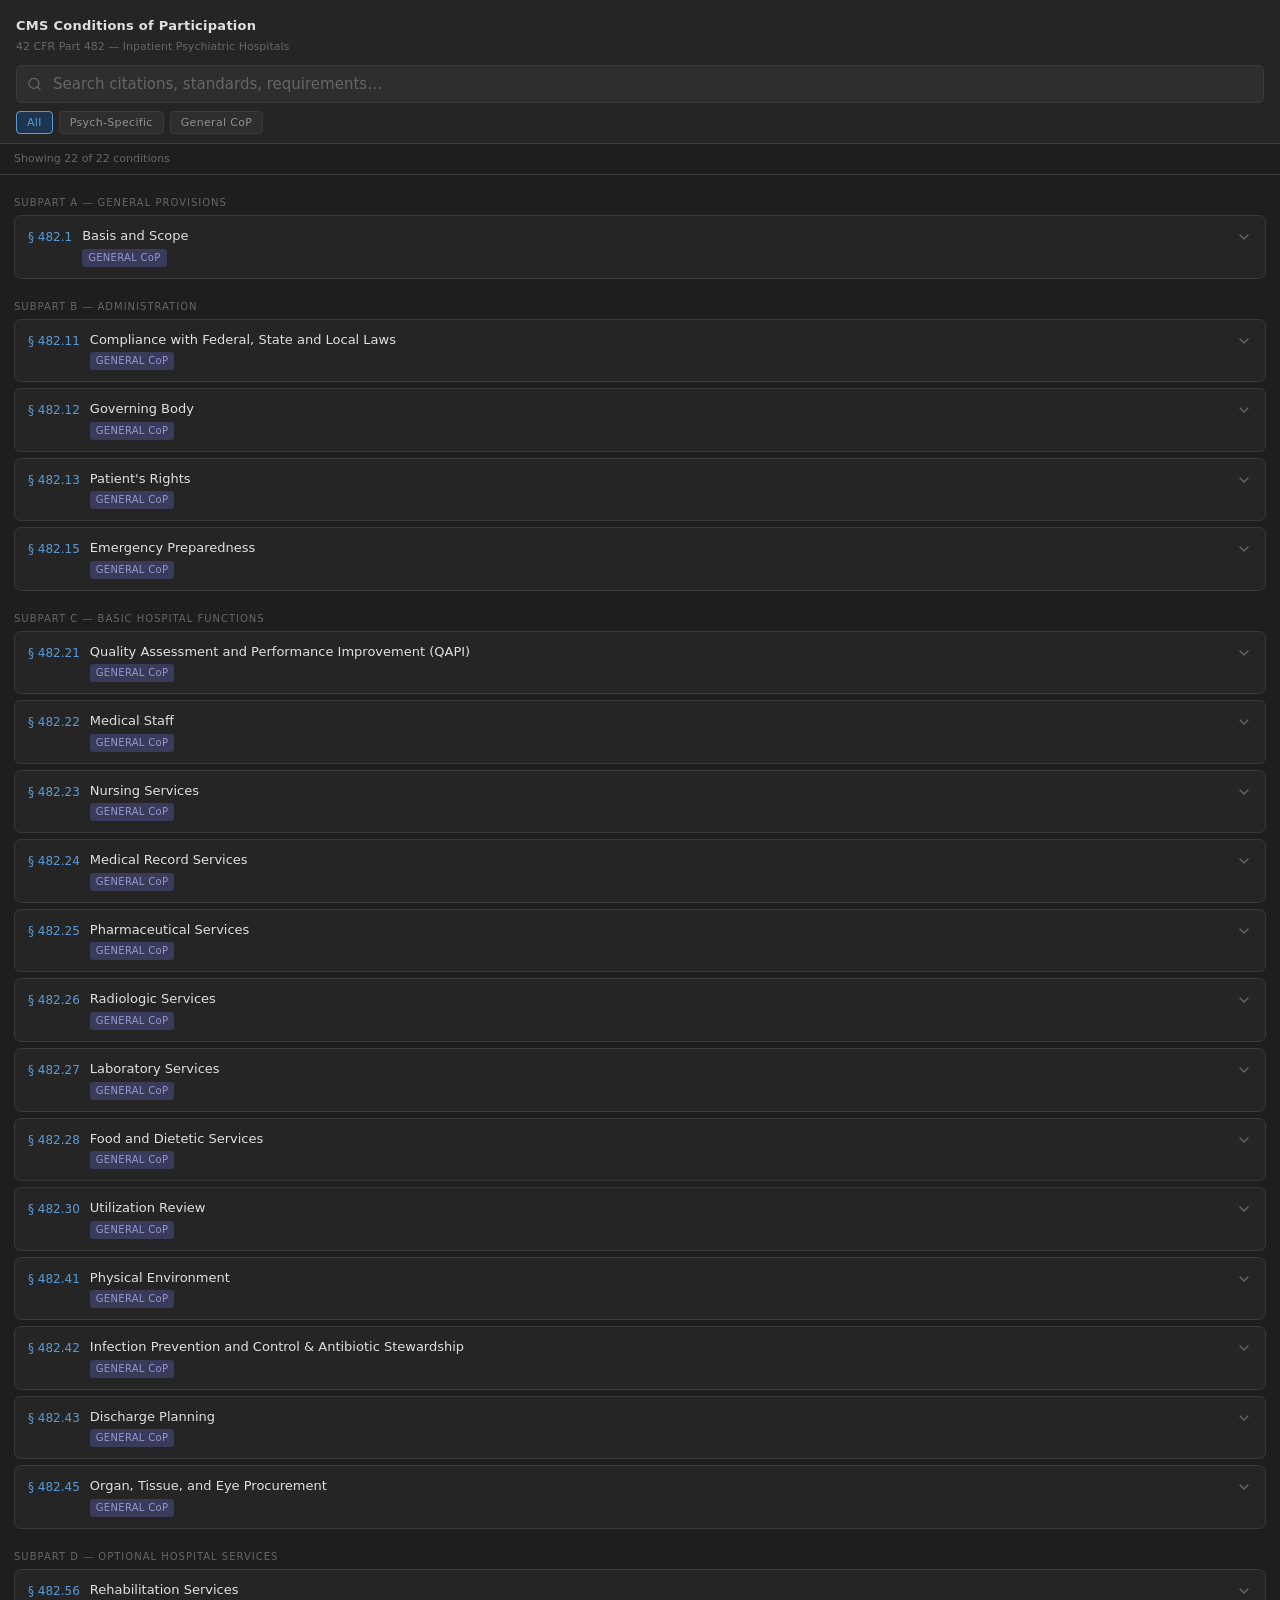
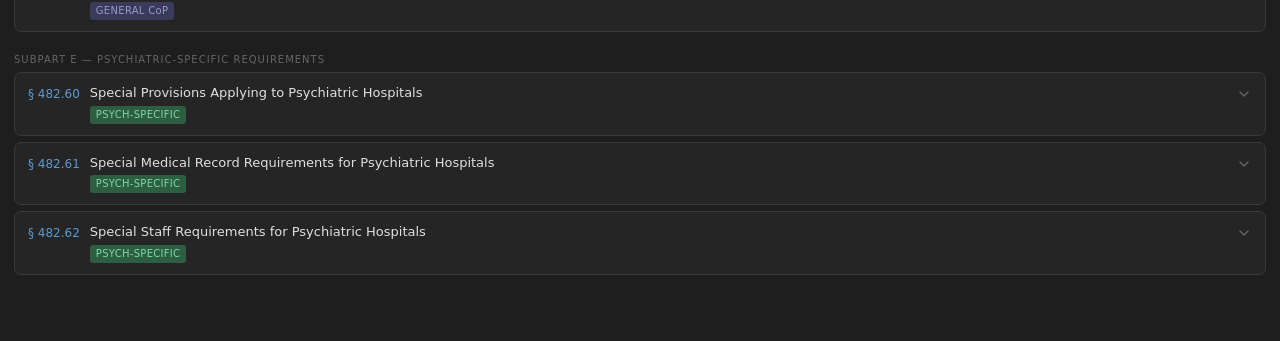
<file: cop-reference-pwa.html>
<!DOCTYPE html>
<html lang="en">
<head>
<meta charset="UTF-8">
<meta name="viewport" content="width=device-width, initial-scale=1.0, maximum-scale=1.0">
  <link rel="manifest" href="[data-uri]">
  <meta name="mobile-web-app-capable" content="yes">
  <meta name="apple-mobile-web-app-capable" content="yes">
  <meta name="apple-mobile-web-app-status-bar-style" content="black-translucent">
  <meta name="apple-mobile-web-app-title" content="CoP Reference">
  <meta name="theme-color" content="#1a1a1a">
  <link rel="apple-touch-icon" href="[data-uri]">
<title>CMS CoP Reference — Inpatient Psychiatric Hospitals</title>
<style>
:root{
  --font-sans:'IBM Plex Sans','Roboto','Noto Sans',system-ui,-apple-system,sans-serif;
  --font-mono:var(--font-mono),'Roboto Mono','Noto Sans Mono','Courier New',monospace;
}
</style>
<style>
:root{--bg:#1e1e1e;--bg2:#252525;--bg3:#2e2e2e;--border:#3a3a3a;--text:#e0e0e0;--text-dim:#909090;--text-muted:#666;--accent:#5b9bd5;--accent-dim:#1e3550;--tag-psych:#2d5e41;--tag-psych-text:#7dd8a4;--tag-general:#3a3a5a;--tag-general-text:#9898cc;--hl-bg:#4a3a08;--hl:#f0c040}
*{box-sizing:border-box;margin:0;padding:0}
body{font-family:var(--font-sans);background:var(--bg);color:var(--text);min-height:100vh;font-size:15px;line-height:1.6}
header{background:var(--bg2);border-bottom:1px solid var(--border);padding:14px 14px 0;position:sticky;top:0;z-index:100}
.header-title h1{font-size:13px;font-weight:600;color:var(--text);letter-spacing:.02em}
.header-title p{font-size:11px;color:var(--text-muted);font-family:var(--font-mono);margin-top:1px;margin-bottom:10px}
.search-wrap{position:relative;margin-bottom:8px}
.search-wrap svg{position:absolute;left:11px;top:50%;transform:translateY(-50%);color:var(--text-muted);pointer-events:none}
#search{width:100%;background:var(--bg3);border:1px solid var(--border);border-radius:6px;color:var(--text);font-family:var(--font-sans);font-size:15px;padding:9px 12px 9px 36px;outline:none;transition:border-color .15s}
#search:focus{border-color:var(--accent)}
#search::placeholder{color:var(--text-muted)}
.filter-row{display:flex;gap:6px;padding-bottom:9px;overflow-x:auto;scrollbar-width:none}
.filter-row::-webkit-scrollbar{display:none}
.filter-btn{white-space:nowrap;background:var(--bg3);border:1px solid var(--border);border-radius:4px;color:var(--text-dim);font-size:11px;font-family:var(--font-mono);padding:4px 10px;cursor:pointer;transition:all .15s;letter-spacing:.03em}
.filter-btn.active,.filter-btn:hover{background:var(--accent-dim);border-color:var(--accent);color:var(--accent)}
.results-meta{font-size:11px;color:var(--text-muted);padding:6px 14px;font-family:var(--font-mono);border-bottom:1px solid var(--border);background:var(--bg)}
main{padding:6px 0 60px}
.section-divider{font-size:10px;font-family:var(--font-mono);letter-spacing:.1em;color:var(--text-muted);padding:14px 14px 4px;text-transform:uppercase}
.cop-card{margin:0 10px 5px;background:var(--bg2);border:1px solid var(--border);border-radius:7px;overflow:hidden}
.cop-header{display:flex;align-items:flex-start;gap:10px;padding:11px 13px;cursor:pointer;user-select:none;-webkit-tap-highlight-color:transparent}
.cop-citation{font-family:var(--font-mono);font-size:12px;color:var(--accent);white-space:nowrap;font-weight:500;padding-top:1px}
.cop-title-wrap{flex:1;min-width:0}
.cop-title{font-size:13px;font-weight:500;color:var(--text);line-height:1.35}
.cop-badges{display:flex;flex-wrap:wrap;gap:4px;margin-top:4px}
.badge{font-size:10px;font-family:var(--font-mono);padding:1px 6px;border-radius:3px;letter-spacing:.03em;font-weight:500}
.badge-psych{background:var(--tag-psych);color:var(--tag-psych-text)}
.badge-general{background:var(--tag-general);color:var(--tag-general-text)}
.cop-chevron{color:var(--text-muted);transition:transform .2s;flex-shrink:0;margin-top:2px}
.cop-card.open .cop-chevron{transform:rotate(180deg)}
.cop-body{display:none;border-top:1px solid var(--border)}
.cop-card.open .cop-body{display:block}
.reg-intro{font-size:13.5px;color:var(--text);line-height:1.65;padding:12px 13px 10px;border-bottom:1px solid var(--border)}
.reg-body{padding:10px 13px 12px}
.std-head{font-size:12px;font-weight:600;color:var(--accent);font-family:var(--font-mono);margin-top:14px;margin-bottom:4px;letter-spacing:.01em;font-style:normal}
.std-head:first-child{margin-top:0}
.std-collapsed{opacity:.3;margin-bottom:0;pointer-events:none}
.para{font-size:13px;color:#c8c8c8;line-height:1.65;margin-bottom:4px}
.para-indent-1{padding-left:18px}
.para-indent-2{padding-left:36px}
.para-indent-3{padding-left:54px}
.para-label{font-family:var(--font-mono);font-size:11.5px;color:#7a9cbf;margin-right:5px;font-weight:500}
.cfr-source{margin:10px 13px 0;font-size:11px;font-family:var(--font-mono);color:var(--text-muted);border-top:1px solid var(--border);padding:8px 0 12px}
.cfr-source a{color:var(--accent);text-decoration:none}
mark{background:var(--hl-bg);color:var(--hl);border-radius:2px;padding:0 1px}
.no-results{text-align:center;padding:60px 20px;color:var(--text-muted);font-size:14px;display:none}
.no-results.show{display:block}
@media(min-width:600px){header{padding:16px 16px 0}.cop-card{margin:0 14px 6px}.para-indent-1{padding-left:22px}.para-indent-2{padding-left:44px}.para-indent-3{padding-left:66px}}
</style>
<script>
(function(){
  if(!('serviceWorker' in navigator)) return;
  window.addEventListener('load', function(){
    try {
      var code = atob('[base64]');
      var blob = new Blob([code], {type:'application/javascript'});
      var url  = URL.createObjectURL(blob);
      navigator.serviceWorker.register(url).then(function(reg){
        // Cache the page itself once SW is ready
        if('caches' in window){
          caches.open('cop-v1').then(function(c){
            c.add(window.location.href).catch(function(){});
          });
        }
        URL.revokeObjectURL(url);
      }).catch(function(){});
    } catch(e){}
  });
})();
</script>
</head>
<body>
<div id="pwa-banner" style="display:none;position:fixed;bottom:0;left:0;right:0;
  background:#182830;border-top:1px solid #2a4050;padding:10px 14px;z-index:9999;
  align-items:center;gap:10px;font-size:13px;color:#c0c8cc;box-shadow:0 -2px 12px rgba(0,0,0,.5)">
  <span style="flex:1;line-height:1.3">Add <b>CoP Reference</b> to home screen for offline use</span>
  <button id="pwa-install" style="background:#4a8fa8;color:#fff;border:none;padding:8px 14px;
    border-radius:6px;font-size:13px;cursor:pointer;white-space:nowrap;font-weight:600">Add</button>
  <button onclick="document.getElementById('pwa-banner').style.display='none'"
    style="background:none;color:#667;border:none;font-size:20px;cursor:pointer;
    padding:0 2px;line-height:1">×</button>
</div>
<script>
var _deferredPrompt = null;
window.addEventListener('beforeinstallprompt', function(e) {
  e.preventDefault();
  _deferredPrompt = e;
  var b = document.getElementById('pwa-banner');
  if (b) { b.style.display = 'flex'; }
});
document.addEventListener('DOMContentLoaded', function() {
  var btn = document.getElementById('pwa-install');
  if (btn) btn.addEventListener('click', function() {
    document.getElementById('pwa-banner').style.display = 'none';
    if (_deferredPrompt) { _deferredPrompt.prompt(); _deferredPrompt = null; }
  });
});
window.addEventListener('appinstalled', function() {
  var b = document.getElementById('pwa-banner');
  if (b) b.style.display = 'none';
  _deferredPrompt = null;
});
</script>

<header>
  <div class="header-title">
    <h1>CMS Conditions of Participation</h1>
    <p>42 CFR Part 482 — Inpatient Psychiatric Hospitals</p>
  </div>
  <div class="search-wrap">
    <svg width="15" height="15" viewBox="0 0 24 24" fill="none" stroke="currentColor" stroke-width="2" stroke-linecap="round" stroke-linejoin="round"><circle cx="11" cy="11" r="8"/><path d="m21 21-4.35-4.35"/></svg>
    <input type="search" id="search" placeholder="Search citations, standards, requirements…" autocomplete="off">
  </div>
  <div class="filter-row" id="filterRow">
    <button class="filter-btn active" data-filter="all">All</button>
    <button class="filter-btn" data-filter="psych">Psych-Specific</button>
    <button class="filter-btn" data-filter="general">General CoP</button>
  </div>
</header>
<div class="results-meta" id="resultsMeta">Loading&hellip;</div>
<main id="main"><div class="no-results" id="noResults">No conditions match your search.</div></main>
<script>
// Each node: {type:'std',label,title} | {type:'p',label,text,indent} | {type:'text',text,indent}
const cops = [
// ── SUBPART A ──────────────────────────────────────────────────────────────
{id:'482.1',citation:'§\u00a0482.1',title:'Basis and Scope',tags:['general'],subpart:'Subpart A \u2014 General Provisions',
intro:'Sets forth the conditions of participation (CoPs) that a hospital must meet in order to participate in the Medicare or Medicaid programs.',
body:[
{type:'p',label:'(a)',text:'Section 1861(e) of the Act establishes the requirements that a hospital must meet to participate in Medicare. Section 1902(a)(28) of the Act establishes requirements for Medicaid-participating hospitals. The Secretary may impose additional requirements if they are found necessary in the interest of the health and safety of individuals furnished services in hospitals.',indent:0},
{type:'p',label:'(b)',text:"Section 1861(f) of the Act provides that an institution participating as a psychiatric hospital must meet certain requirements imposed on hospitals under section 1861(e); must be primarily engaged in providing, by or under the supervision of a physician, psychiatric services for the diagnosis and treatment of mentally ill persons; must maintain clinical records and other records that the Secretary finds necessary; and must meet staffing requirements that the Secretary finds necessary to carry out an active program of treatment.",indent:0},
]},
// ── SUBPART B ──────────────────────────────────────────────────────────────
{id:'482.11',citation:'§\u00a0482.11',title:'Compliance with Federal, State and Local Laws',tags:['general'],subpart:'Subpart B \u2014 Administration',
intro:'',
body:[
{type:'p',label:'(a)',text:'The hospital must be in compliance with applicable Federal laws related to the health and safety of patients.',indent:0},
{type:'p',label:'(b)',text:'The hospital must be\u2014',indent:0},
{type:'p',label:'(1)',text:'Licensed; or',indent:1},
{type:'p',label:'(2)',text:'Approved as meeting standards for licensing established by the agency of the State or locality responsible for licensing hospitals.',indent:1},
{type:'p',label:'(c)',text:'The hospital must assure that personnel are licensed or meet other applicable standards that are required by State or local laws.',indent:0},
]},
{id:'482.12',citation:'§\u00a0482.12',title:'Governing Body',tags:['general'],subpart:'Subpart B \u2014 Administration',
intro:'There must be an effective governing body that is legally responsible for the conduct of the hospital. If a hospital does not have an organized governing body, the persons legally responsible for the conduct of the hospital must carry out the functions specified in this part that pertain to the governing body.',
body:[
{type:'std',label:'(a)',title:'Standard: Medical staff.'},
{type:'text',text:'The governing body must:',indent:0},
{type:'p',label:'(1)',text:'Determine, in accordance with State law, which categories of practitioners are eligible candidates for appointment to the medical staff;',indent:1},
{type:'p',label:'(2)',text:'Appoint members of the medical staff after considering the recommendations of the existing members of the medical staff;',indent:1},
{type:'p',label:'(3)',text:'Assure that the medical staff has bylaws;',indent:1},
{type:'p',label:'(4)',text:'Approve medical staff bylaws and other medical staff rules and regulations;',indent:1},
{type:'p',label:'(5)',text:'Ensure that the medical staff is accountable to the governing body for the quality of care provided to patients;',indent:1},
{type:'p',label:'(6)',text:'Ensure the criteria for selection are individual character, competence, training, experience, and judgment; and',indent:1},
{type:'p',label:'(7)',text:'Ensure that under no circumstances is the accordance of staff membership or professional privileges in the hospital dependent solely upon certification, fellowship, or membership in a specialty body or society.',indent:1},
{type:'p',label:'(8)',text:"Ensure that, when telemedicine services are furnished to the hospital's patients through an agreement with a distant-site hospital, the agreement is written and specifies that it is the responsibility of the governing body of the distant-site hospital to meet the requirements in paragraphs (a)(1) through (a)(7) of this section.",indent:1},
{type:'p',label:'(9)',text:'Ensure that when telemedicine services are furnished through an agreement with a distant-site telemedicine entity, the written agreement specifies that the entity furnishes services in a manner that permits the hospital to comply with all applicable conditions of participation.',indent:1},
{type:'p',label:'(10)',text:"Consult directly with the individual assigned the responsibility for the organization and conduct of the hospital's medical staff, or his or her designee, at least periodically throughout the fiscal or calendar year on matters related to the quality of medical care provided to patients.",indent:1},
{type:'std',label:'(b)',title:'Standard: Chief executive officer.'},
{type:'text',text:'The governing body must appoint a chief executive officer who is responsible for managing the hospital.',indent:0},
{type:'std',label:'(c)',title:'Standard: Care of patients.'},
{type:'text',text:'In accordance with hospital policy, the governing body must ensure that:',indent:0},
{type:'p',label:'(1)',text:'Every Medicare patient is under the care of: (This provision is not to be construed to limit the authority of a doctor of medicine or osteopathy to delegate tasks to other qualified health care personnel to the extent recognized under State law.)',indent:1},
{type:'p',label:'(i)',text:'A doctor of medicine or osteopathy;',indent:2},
{type:'p',label:'(ii)',text:'A doctor of dental surgery or dental medicine who is legally authorized to practice dentistry by the State and who is acting within the scope of his or her license;',indent:2},
{type:'p',label:'(iii)',text:'A doctor of podiatric medicine, but only with respect to functions which he or she is legally authorized by the State to perform;',indent:2},
{type:'p',label:'(iv)',text:'A doctor of optometry who is legally authorized to practice optometry by the State in which he or she practices;',indent:2},
{type:'p',label:'(v)',text:'A chiropractor who is licensed by the State or legally authorized to perform the services of a chiropractor, but only with respect to treatment by means of manual manipulation of the spine to correct a subluxation demonstrated by x-ray to exist; and',indent:2},
{type:'p',label:'(vi)',text:'A clinical psychologist as defined in § 410.71, but only with respect to clinical psychologist services as defined in § 410.71 and only to the extent permitted by State law.',indent:2},
{type:'p',label:'(2)',text:'Patients are admitted to the hospital only on the recommendation of a licensed practitioner permitted by the State to admit patients to a hospital.',indent:1},
{type:'p',label:'(3)',text:'A doctor of medicine or osteopathy is on duty or on call at all times.',indent:1},
{type:'p',label:'(4)',text:'A doctor of medicine or osteopathy is responsible for the care of each Medicare patient with respect to any medical or psychiatric problem that\u2014',indent:1},
{type:'p',label:'(i)',text:'Is present on admission or develops during hospitalization; and',indent:2},
{type:'p',label:'(ii)',text:'Is not specifically within the scope of practice of a doctor of dental surgery, dental medicine, podiatric medicine, or optometry; a chiropractor; or clinical psychologist.',indent:2},
{type:'std',label:'(d)',title:'Standard: Institutional plan and budget.'},
{type:'text',text:'The institution must have an overall institutional plan that meets the following conditions:',indent:0},
{type:'p',label:'(1)',text:'The plan must include an annual operating budget prepared according to generally accepted accounting principles.',indent:1},
{type:'p',label:'(2)',text:'The budget must include all anticipated income and expenses.',indent:1},
{type:'p',label:'(3)',text:'The plan must provide for capital expenditures for at least a 3-year period.',indent:1},
{type:'p',label:'(4)',text:'The plan must include and identify in detail the objective of, and the anticipated sources of financing for, each anticipated capital expenditure in excess of $600,000 that relates to\u2014',indent:1},
{type:'p',label:'(i)',text:'Acquisition of land;',indent:2},
{type:'p',label:'(ii)',text:'Improvement of land, buildings, and equipment; or',indent:2},
{type:'p',label:'(iii)',text:'The replacement, modernization, and expansion of buildings and equipment.',indent:2},
{type:'p',label:'(5)',text:'The plan must be submitted for review to the planning agency designated in accordance with section 1122(b) of the Act.',indent:1},
{type:'p',label:'(6)',text:'The plan must be reviewed and updated annually.',indent:1},
{type:'p',label:'(7)',text:'The plan must be prepared\u2014',indent:1},
{type:'p',label:'(i)',text:'Under the direction of the governing body; and',indent:2},
{type:'p',label:'(ii)',text:'By a committee consisting of representatives of the governing body, the administrative staff, and the medical staff of the institution.',indent:2},
{type:'std',label:'(e)',title:'Standard: Contracted services.'},
{type:'text',text:"The governing body must be responsible for services furnished in the hospital whether or not they are furnished under contracts. The governing body must ensure that a contractor furnishes services that permit the hospital to comply with all applicable conditions of participation.",indent:0},
{type:'p',label:'(1)',text:'The governing body must ensure that the services performed under a contract are provided in a safe and effective manner.',indent:1},
{type:'p',label:'(2)',text:'The hospital must maintain a list of all contracted services, including the scope and nature of the services provided.',indent:1},
{type:'std',label:'(f)',title:'Standard: Emergency services.'},
{type:'p',label:'(1)',text:'If emergency services are provided at the hospital, the hospital must comply with the requirements of § 482.55.',indent:1},
{type:'p',label:'(2)',text:'If emergency services are not provided at the hospital, the governing body must assure that the medical staff has written policies and procedures for appraisal of emergencies, initial treatment, and referral when appropriate.',indent:1},
{type:'p',label:'(3)',text:'If emergency services are provided at the hospital but not at one or more off-campus departments, the governing body must assure that the medical staff has written policies and procedures for those off-campus departments for appraisal of emergencies and referral when appropriate.',indent:1},
]},
{id:'482.13',citation:'§\u00a0482.13',title:"Patient's Rights",tags:['general'],subpart:'Subpart B \u2014 Administration',
intro:"A hospital must protect and promote each patient's rights.",
body:[
{type:'std',label:'(a)',title:'Standard: Notice of rights.'},
{type:'p',label:'(1)',text:"A hospital must inform each patient, or when appropriate, the patient's representative (as allowed under State law), of the patient's rights, in advance of furnishing or discontinuing patient care whenever possible.",indent:1},
{type:'p',label:'(2)',text:"The hospital must establish a process for prompt resolution of patient grievances and must inform each patient whom to contact to file a grievance. At a minimum:",indent:1},
{type:'p',label:'(i)',text:"The hospital must establish a clearly explained procedure for the submission of a patient's written or verbal grievance to the hospital.",indent:2},
{type:'p',label:'(ii)',text:'The grievance process must specify time frames for review of the grievance and the provision of a response.',indent:2},
{type:'p',label:'(iii)',text:"In its resolution of the grievance, the hospital must provide the patient with written notice of its decision that contains the name of the hospital contact person, the steps taken on behalf of the patient to investigate the grievance, the results of the grievance process, and the date of completion.",indent:2},
{type:'std',label:'(b)',title:'Standard: Exercise of rights.'},
{type:'p',label:'(1)',text:"The patient has the right to participate in the development and implementation of his or her plan of care.",indent:1},
{type:'p',label:'(2)',text:"The patient or his or her representative (as allowed under State law) has the right to make informed decisions regarding his or her care. The patient's rights include being informed of his or her health status, being involved in care planning and treatment, and being able to request or refuse treatment. This right must not be construed as a mechanism to demand the provision of treatment or services deemed medically unnecessary or inappropriate.",indent:1},
{type:'p',label:'(3)',text:"The patient has the right to formulate advance directives and to have hospital staff and practitioners who provide care in the hospital comply with these directives, in accordance with § 489.100, § 489.102, and § 489.104 of this part.",indent:1},
{type:'p',label:'(4)',text:"The patient has the right to have a family member or representative of his or her choice and his or her own physician notified promptly of his or her admission to the hospital.",indent:1},
{type:'std',label:'(c)',title:'Standard: Privacy and safety.'},
{type:'p',label:'(1)',text:"The patient has the right to personal privacy.",indent:1},
{type:'p',label:'(2)',text:"The patient has the right to receive care in a safe setting.",indent:1},
{type:'p',label:'(3)',text:"The patient has the right to be free from all forms of abuse or harassment.",indent:1},
{type:'std',label:'(d)',title:'Standard: Confidentiality of patient records.'},
{type:'p',label:'(1)',text:"The patient has the right to the confidentiality of his or her clinical records.",indent:1},
{type:'p',label:'(2)',text:"The patient has the right to access their medical records, including current medical records, upon an oral or written request, in the form and format requested by the individual, if it is readily producible in such form and format; or, if not, in a readable hard copy form or such other form and format as agreed to by the facility and the individual, and within a reasonable time frame.",indent:1},
{type:'std',label:'(e)',title:'Standard: Restraint or seclusion.'},
{type:'text',text:"All patients have the right to be free from physical or mental abuse, and corporal punishment. All patients have the right to be free from restraint or seclusion, of any form, imposed as a means of coercion, discipline, convenience, or retaliation by staff. Restraint or seclusion may only be imposed to ensure the immediate physical safety of the patient, a staff member, or others and must be discontinued at the earliest possible time.",indent:0},
{type:'p',label:'(1)',text:'Definitions.',indent:1},
{type:'p',label:'(i)',text:"A restraint is\u2014",indent:2},
{type:'p',label:'(A)',text:"Any manual method, physical or mechanical device, material, or equipment that immobilizes or reduces the ability of a patient to move his or her arms, legs, body, or head freely; or",indent:3},
{type:'p',label:'(B)',text:"A drug or medication when it is used as a restriction to manage the patient's behavior or restrict the patient's freedom of movement and is not a standard treatment or dosage for the patient's condition.",indent:3},
{type:'p',label:'(C)',text:"A restraint does not include devices such as orthopedically prescribed devices, surgical dressings or bandages, protective helmets, or other methods that involve the physical holding of a patient for the purpose of conducting routine physical examinations or tests, or to protect the patient from falling out of bed, or to permit the patient to participate in activities without the risk of physical harm.",indent:3},
{type:'p',label:'(ii)',text:"Seclusion is the involuntary confinement of a patient alone in a room or area from which the patient is physically prevented from leaving. Seclusion may only be used for the management of violent or self-destructive behavior.",indent:2},
{type:'p',label:'(2)',text:"Restraint or seclusion may only be used when less restrictive interventions have been determined to be ineffective to protect the patient, a staff member, or others from harm.",indent:1},
{type:'p',label:'(3)',text:"The type or technique of restraint or seclusion used must be the least restrictive intervention that will be effective to protect the patient, a staff member, or others from harm.",indent:1},
{type:'p',label:'(4)',text:"The use of restraint or seclusion must be\u2014",indent:1},
{type:'p',label:'(i)',text:"In accordance with a written modification to the patient's plan of care; and",indent:2},
{type:'p',label:'(ii)',text:"Implemented in accordance with safe and appropriate restraint and seclusion techniques as determined by hospital policy in accordance with State law.",indent:2},
{type:'p',label:'(5)',text:"The use of restraint or seclusion must be in accordance with the order of a physician or other licensed practitioner who is responsible for the care of the patient and authorized to order restraint or seclusion by hospital policy in accordance with State law.",indent:1},
{type:'p',label:'(6)',text:"Orders for the use of restraint or seclusion must never be written as a standing order or on an as needed basis (PRN).",indent:1},
{type:'p',label:'(7)',text:"The attending physician must be consulted as soon as possible if the attending physician did not order the restraint or seclusion.",indent:1},
{type:'p',label:'(8)',text:"Unless superseded by State law that is more restrictive\u2014",indent:1},
{type:'p',label:'(i)',text:"Each order for restraint or seclusion used for the management of violent or self-destructive behavior may only be renewed in accordance with the following limits for up to a total of 24 hours:",indent:2},
{type:'p',label:'(A)',text:"4 hours for adults 18 years of age or older;",indent:3},
{type:'p',label:'(B)',text:"2 hours for children and adolescents 9 to 17 years of age; or",indent:3},
{type:'p',label:'(C)',text:"1 hour for children under 9 years of age; and",indent:3},
{type:'p',label:'(ii)',text:"After 24 hours, before writing a new order for the use of restraint or seclusion, a physician or other licensed practitioner must see and assess the patient.",indent:2},
{type:'p',label:'(iii)',text:"Each order for restraint used to ensure the physical safety of the non-violent or non-self-destructive patient may be renewed as authorized by hospital policy.",indent:2},
{type:'p',label:'(9)',text:"Restraint or seclusion must be discontinued at the earliest possible time, regardless of the length of time identified in the order.",indent:1},
{type:'p',label:'(10)',text:"The condition of the patient who is restrained or secluded must be monitored by a physician, other licensed practitioner, or trained staff at an interval determined by hospital policy.",indent:1},
{type:'p',label:'(11)',text:"Physician and other licensed practitioner training requirements must be specified in hospital policy. At a minimum, physicians and other licensed practitioners authorized to order restraint or seclusion must have a working knowledge of hospital policy regarding the use of restraint or seclusion.",indent:1},
{type:'p',label:'(12)',text:"When restraint or seclusion is used for the management of violent or self-destructive behavior that jeopardizes the immediate physical safety of the patient, a staff member, or others, the patient must be seen face-to-face within 1 hour after the initiation of the intervention\u2014",indent:1},
{type:'p',label:'(i)',text:"By a\u2014",indent:2},
{type:'p',label:'(A)',text:"Physician or other licensed practitioner; or",indent:3},
{type:'p',label:'(B)',text:"Registered nurse who has been trained in accordance with the requirements of paragraph (f) of this section.",indent:3},
{type:'p',label:'(ii)',text:"To evaluate\u2014",indent:2},
{type:'p',label:'(A)',text:"The patient's immediate situation;",indent:3},
{type:'p',label:'(B)',text:"The patient's reaction to the intervention;",indent:3},
{type:'p',label:'(C)',text:"The patient's medical and behavioral condition; and",indent:3},
{type:'p',label:'(D)',text:"The need to continue or terminate the restraint or seclusion.",indent:3},
{type:'p',label:'(13)',text:"States are free to have requirements by statute or regulation that are more restrictive than those contained in paragraph (e)(12)(i) of this section.",indent:1},
{type:'p',label:'(14)',text:"If the face-to-face evaluation specified in paragraph (e)(12) is conducted by a trained registered nurse, the trained registered nurse must consult the attending physician or other licensed practitioner who is responsible for the care of the patient as soon as possible after the completion of the 1-hour face-to-face evaluation.",indent:1},
{type:'p',label:'(15)',text:"All requirements specified under this paragraph are applicable to the simultaneous use of restraint and seclusion. Simultaneous restraint and seclusion use is only permitted if the patient is continually monitored\u2014",indent:1},
{type:'p',label:'(i)',text:"Face-to-face by an assigned, trained staff member; or",indent:2},
{type:'p',label:'(ii)',text:"By trained staff using both video and audio equipment. This monitoring must be in close proximity to the patient.",indent:2},
{type:'p',label:'(16)',text:"When restraint or seclusion is used, there must be documentation in the patient's medical record of the following:",indent:1},
{type:'p',label:'(i)',text:"The 1-hour face-to-face medical and behavioral evaluation if restraint or seclusion is used to manage violent or self-destructive behavior;",indent:2},
{type:'p',label:'(ii)',text:"A description of the patient's behavior and the intervention used;",indent:2},
{type:'p',label:'(iii)',text:"Alternatives or other less restrictive interventions attempted (as applicable);",indent:2},
{type:'p',label:'(iv)',text:"The patient's condition or symptom(s) that warranted the use of the restraint or seclusion; and",indent:2},
{type:'p',label:'(v)',text:"The patient's response to the intervention(s) used, including the rationale for continued use of the intervention.",indent:2},
{type:'std',label:'(f)',title:'Standard: Restraint or seclusion: Staff training requirements.'},
{type:'text',text:"The patient has the right to safe implementation of restraint or seclusion by trained staff.",indent:0},
{type:'p',label:'(1)',text:"Training intervals. Staff must be trained and able to demonstrate competency in the application of restraints, implementation of seclusion, monitoring, assessment, and providing care for a patient in restraint or seclusion\u2014",indent:1},
{type:'p',label:'(i)',text:"Before performing any of the actions specified in this paragraph;",indent:2},
{type:'p',label:'(ii)',text:"As part of orientation; and",indent:2},
{type:'p',label:'(iii)',text:"Subsequently on a periodic basis consistent with hospital policy.",indent:2},
{type:'p',label:'(2)',text:"Training content. The hospital must require appropriate staff to have education, training, and demonstrated knowledge based on the specific needs of the patient population in at least the following:",indent:1},
{type:'p',label:'(i)',text:"Techniques to identify staff and patient behaviors, events, and environmental factors that may trigger circumstances that require the use of a restraint or seclusion.",indent:2},
{type:'p',label:'(ii)',text:"The use of nonphysical intervention skills.",indent:2},
{type:'p',label:'(iii)',text:"Choosing the least restrictive intervention based on an individualized assessment of the patient's medical, or behavioral status or condition.",indent:2},
{type:'p',label:'(iv)',text:"The safe application and use of all types of restraint or seclusion used in the hospital, including training in how to recognize and respond to signs of physical and psychological distress (for example, positional asphyxia).",indent:2},
{type:'p',label:'(v)',text:"Clinical identification of specific behavioral changes that indicate that restraint or seclusion is no longer necessary.",indent:2},
{type:'p',label:'(vi)',text:"Monitoring the physical and psychological well-being of the patient who is restrained or secluded, including but not limited to, respiratory and circulatory status, skin integrity, vital signs, and any special requirements associated with the 1-hour face-to-face evaluation.",indent:2},
{type:'p',label:'(vii)',text:"The use of first aid techniques and certification in the use of cardiopulmonary resuscitation, including required periodic recertification.",indent:2},
{type:'p',label:'(3)',text:"Trainer requirements. Individuals providing staff training must be qualified as evidenced by education, training, and experience in techniques used to address patients' behaviors.",indent:1},
{type:'p',label:'(4)',text:"Training documentation. The hospital must document in the staff personnel records that the training and demonstration of competency were successfully completed.",indent:1},
{type:'std',label:'(g)',title:'Standard: Death reporting requirements.'},
{type:'text',text:'Hospitals must report deaths associated with the use of seclusion or restraint.',indent:0},
{type:'p',label:'(1)',text:"With the exception of deaths described under paragraph (g)(2) of this section, the hospital must report the following information to CMS no later than the close of business on the next business day following knowledge of the patient's death:",indent:1},
{type:'p',label:'(i)',text:"Each death that occurs while a patient is in restraint or seclusion.",indent:2},
{type:'p',label:'(ii)',text:"Each death that occurs within 24 hours after the patient has been removed from restraint or seclusion.",indent:2},
{type:'p',label:'(iii)',text:"Each death known to the hospital that occurs within 1 week after restraint or seclusion where it is reasonable to assume that use of restraint or placement in seclusion contributed directly or indirectly to a patient's death.",indent:2},
{type:'p',label:'(2)',text:"When no seclusion has been used and when the only restraints used on the patient are those applied exclusively to the patient's wrist(s) and composed solely of soft, non-rigid, cloth-like materials, the hospital staff must record in an internal log the following information:",indent:1},
{type:'p',label:'(i)',text:"Any death that occurs while a patient is in such restraints.",indent:2},
{type:'p',label:'(ii)',text:"Any death that occurs within 24 hours after a patient has been removed from such restraints.",indent:2},
{type:'p',label:'(3)',text:"The staff must document in the patient's medical record the date and time the death was:",indent:1},
{type:'p',label:'(i)',text:"Reported to CMS for deaths described in paragraph (g)(1) of this section; or",indent:2},
{type:'p',label:'(ii)',text:"Recorded in the internal log or other system for deaths described in paragraph (g)(2) of this section.",indent:2},
{type:'std',label:'(h)',title:'Standard: Patient visitation rights.'},
{type:'text',text:"A hospital must have written policies and procedures regarding the visitation rights of patients, including any clinically necessary or reasonable restriction or limitation that the hospital may need to place on such rights and the reasons for the clinical restriction or limitation. A hospital must meet the following requirements:",indent:0},
{type:'p',label:'(1)',text:"Inform each patient (or support person, where appropriate) of his or her visitation rights, including any clinical restriction or limitation on such rights, when he or she is informed of his or her other rights under this section.",indent:1},
{type:'p',label:'(2)',text:"Inform each patient (or support person, where appropriate) of the right, subject to his or her consent, to receive the visitors whom he or she designates, including, but not limited to, a spouse, a domestic partner (including a same-sex domestic partner), another family member, or a friend, and his or her right to withdraw or deny such consent at any time.",indent:1},
{type:'p',label:'(3)',text:"Not restrict, limit, or otherwise deny visitation privileges on the basis of race, color, national origin, religion, sex, gender identity, sexual orientation, or disability.",indent:1},
{type:'p',label:'(4)',text:"Ensure that all visitors enjoy full and equal visitation privileges consistent with patient preferences.",indent:1},
]},
{id:'482.15',citation:'§\u00a0482.15',title:'Emergency Preparedness',tags:['general'],subpart:'Subpart B \u2014 Administration',
intro:'The hospital must comply with all applicable Federal, State, and local emergency preparedness requirements. The hospital must develop and maintain a comprehensive emergency preparedness program, utilizing an all-hazards approach.',
body:[
{type:'std',label:'(a)',title:'Standard: Emergency plan.'},
{type:'text',text:'The hospital must develop and maintain an emergency preparedness plan that must be reviewed and updated at least every 2 years. The plan must:',indent:0},
{type:'p',label:'(1)',text:'Be based on and include a documented, facility-based and community-based risk assessment, utilizing an all-hazards approach.',indent:1},
{type:'p',label:'(2)',text:'Include strategies for addressing emergency events identified by the risk assessment.',indent:1},
{type:'p',label:'(3)',text:'Address patient population, including persons at-risk; the type of services the hospital has the ability to provide in an emergency; and continuity of operations, including delegations of authority and succession plans.',indent:1},
{type:'p',label:'(4)',text:"Include a process for cooperation and collaboration with local, tribal, regional, State, and Federal emergency preparedness officials' efforts to maintain an integrated response during a disaster or emergency situation.",indent:1},
{type:'std',label:'(b)',title:'Standard: Policies and procedures.'},
{type:'text',text:'The hospital must develop and implement emergency preparedness policies and procedures, reviewed and updated at least every 2 years. At a minimum, the policies and procedures must address the following:',indent:0},
{type:'p',label:'(1)',text:'The provision of subsistence needs for staff and patients, whether they evacuate or shelter in place, including, but not limited to the following:',indent:1},
{type:'p',label:'(i)',text:'Food, water, medical, and pharmaceutical supplies.',indent:2},
{type:'p',label:'(ii)',text:'Alternate sources of energy to maintain the following:',indent:2},
{type:'p',label:'(A)',text:'Temperatures to protect patient health and safety and for the safe and sanitary storage of provisions.',indent:3},
{type:'p',label:'(B)',text:'Emergency lighting.',indent:3},
{type:'p',label:'(C)',text:'Fire detection, extinguishing, and alarm systems.',indent:3},
{type:'p',label:'(D)',text:'Sewage and waste disposal.',indent:3},
{type:'p',label:'(2)',text:"A system to track the location of on-duty staff and sheltered patients in the hospital's care during an emergency.",indent:1},
{type:'p',label:'(3)',text:"Safe evacuation from the hospital, including consideration of care and treatment needs of evacuees; staff responsibilities; transportation; identification of evacuation location(s); and primary and alternate means of communication with external sources of assistance.",indent:1},
{type:'p',label:'(4)',text:'A means to shelter in place for patients, staff, and volunteers who remain in the facility.',indent:1},
{type:'p',label:'(5)',text:'A system of medical documentation that preserves patient information, protects confidentiality of patient information, and secures and maintains the availability of records.',indent:1},
{type:'std',label:'(c)',title:'Standard: Communication plan.'},
{type:'text',text:'The hospital must develop and maintain an emergency preparedness communication plan that complies with Federal, State, and local laws and must include at a minimum:',indent:0},
{type:'p',label:'(1)',text:"Names and contact information for the following: (i) Staff; (ii) Entities providing services under arrangement; (iii) Patients' physicians; (iv) Other hospitals and CAHs; (v) Volunteers.",indent:1},
{type:'p',label:'(2)',text:'Primary and alternate means for communicating with the following:',indent:1},
{type:'p',label:'(i)',text:'Staff of the hospital;',indent:2},
{type:'p',label:'(ii)',text:'Federal, State, tribal, regional, and local emergency management agencies;',indent:2},
{type:'p',label:'(iii)',text:'The medical staff of the hospital;',indent:2},
{type:'p',label:'(iv)',text:'Other hospitals; and',indent:2},
{type:'p',label:'(v)',text:'Volunteers.',indent:2},
{type:'std',label:'(d)',title:'Standard: Training and testing.'},
{type:'text',text:'The hospital must develop and maintain an emergency preparedness training and testing program, reviewed and updated at least every 2 years. The program must:',indent:0},
{type:'p',label:'(1)',text:'Provide initial training in emergency preparedness policies and procedures to all new and existing staff, individuals providing services under arrangement, and volunteers.',indent:1},
{type:'p',label:'(2)',text:'Provide emergency preparedness training at least every 2 years.',indent:1},
{type:'p',label:'(3)',text:'Conduct exercises to test the emergency plan, including at least one full-scale exercise annually, and at least one additional exercise annually that may be a tabletop exercise or drill.',indent:1},
]},
// ── SUBPART C ──────────────────────────────────────────────────────────────
{id:'482.21',citation:'§\u00a0482.21',title:'Quality Assessment and Performance Improvement (QAPI)',tags:['general'],subpart:'Subpart C \u2014 Basic Hospital Functions',
intro:"The hospital must develop, implement, and maintain an effective, ongoing, hospital-wide, data-driven quality assessment and performance improvement program. The hospital's governing body must ensure that the program reflects the complexity of the hospital's organization and services; involves all hospital departments and services (including those services furnished under contract or arrangement); and focuses on indicators related to improved health outcomes and the prevention and reduction of medical errors. The hospital must maintain and demonstrate evidence of its QAPI program for review by CMS.",
body:[
{type:'std',label:'(a)',title:'Standard: Program scope.'},
{type:'p',label:'(1)',text:'The program must include, but not be limited to, an ongoing program that shows measurable improvement in indicators for which there is evidence that it will improve health outcomes and identify and reduce medical errors.',indent:1},
{type:'p',label:'(2)',text:'The hospital must measure, analyze, and track quality indicators, including adverse patient events, and other aspects of performance that assess processes of care, hospital service and operations.',indent:1},
{type:'std',label:'(b)',title:'Standard: Program data.'},
{type:'p',label:'(1)',text:'The program must incorporate quality indicator data including patient care data, and other relevant data such as data submitted to or received from Medicare quality reporting and quality performance programs, including but not limited to data related to hospital readmissions and hospital-acquired conditions.',indent:1},
{type:'p',label:'(2)',text:'The hospital must use the data collected to\u2014',indent:1},
{type:'p',label:'(i)',text:'Monitor the effectiveness and safety of services and quality of care; and',indent:2},
{type:'p',label:'(ii)',text:'Identify opportunities for improvement and changes that will lead to improvement.',indent:2},
{type:'p',label:'(3)',text:"The frequency and detail of data collection must be specified by the hospital's governing body.",indent:1},
{type:'std',label:'(c)',title:'Standard: Program activities.'},
{type:'p',label:'(1)',text:'The hospital must set priorities for its performance improvement activities that\u2014',indent:1},
{type:'p',label:'(i)',text:'Focus on high-risk, high-volume, or problem-prone areas;',indent:2},
{type:'p',label:'(ii)',text:'Consider the incidence, prevalence, and severity of problems in those areas; and',indent:2},
{type:'p',label:'(iii)',text:'Affect health outcomes, patient safety, and quality of care.',indent:2},
{type:'p',label:'(2)',text:'Performance improvement activities must track medical errors and adverse patient events, analyze their causes, and implement preventive actions and mechanisms that include feedback and learning throughout the hospital.',indent:1},
{type:'p',label:'(3)',text:'The hospital must take actions aimed at performance improvement and, after implementing those actions, the hospital must measure its success and track performance to ensure that improvements are sustained.',indent:1},
{type:'std',label:'(d)',title:'Standard: Performance improvement projects.'},
{type:'p',label:'(1)',text:"The number and scope of distinct improvement projects conducted annually must be proportional to the scope and complexity of the hospital's services and operations.",indent:1},
{type:'p',label:'(2)',text:'A hospital may, as one of its projects, develop and implement an information technology system explicitly designed to improve patient safety and quality of care.',indent:1},
{type:'p',label:'(3)',text:'The hospital must document what quality improvement projects are being conducted, the reasons for conducting these projects, and the measurable progress achieved on these projects.',indent:1},
{type:'std',label:'(f)',title:'Standard: Executive responsibilities.'},
{type:'text',text:"The hospital's governing body, medical staff, and administrative officials are responsible and accountable for ensuring the following:",indent:0},
{type:'p',label:'(1)',text:'That an ongoing program for quality improvement and patient safety, including the reduction of medical errors, is defined, implemented, and maintained.',indent:1},
{type:'p',label:'(2)',text:'That the hospital-wide QAPI efforts address priorities for improved quality of care and patient safety; and that all improvement actions are evaluated.',indent:1},
{type:'p',label:'(3)',text:'That clear expectations for safety are established.',indent:1},
{type:'p',label:'(4)',text:"That adequate resources are allocated for measuring, assessing, improving, and sustaining the hospital's performance and reducing risk to patients.",indent:1},
{type:'p',label:'(5)',text:'That the determination of the number of distinct improvement projects is conducted annually.',indent:1},
]},
{id:'482.22',citation:'§\u00a0482.22',title:'Medical Staff',tags:['general'],subpart:'Subpart C \u2014 Basic Hospital Functions',
intro:"The hospital must have an organized medical staff that operates under bylaws approved by the governing body, and which is responsible for the quality of medical care provided to patients by the hospital.",
body:[
{type:'std',label:'(a)',title:'Standard: Eligibility and process for appointment to medical staff.'},
{type:'text',text:'The medical staff must be composed of doctors of medicine or osteopathy. In accordance with State law, including scope-of-practice laws, the medical staff may also include other categories of physicians and non-physician practitioners who are determined to be eligible for appointment by the governing body.',indent:0},
{type:'p',label:'(1)',text:'The medical staff must periodically conduct appraisals of its members.',indent:1},
{type:'p',label:'(2)',text:'The medical staff must examine the credentials of all eligible candidates for medical staff membership and make recommendations to the governing body on the appointment of these candidates in accordance with State law, including scope-of-practice laws, and the medical staff bylaws, rules, and regulations.',indent:1},
{type:'p',label:'(3)',text:"When telemedicine services are furnished through an agreement with a distant-site hospital, the governing body of the receiving hospital may choose, in lieu of the requirements in paragraphs (a)(1) and (a)(2), to have its medical staff rely upon the credentialing and privileging decisions made by the distant-site hospital, if all of the following provisions are met:",indent:1},
{type:'p',label:'(i)',text:"The distant-site hospital providing the telemedicine services is a Medicare-participating hospital.",indent:2},
{type:'p',label:'(ii)',text:"The individual distant-site physician or practitioner is privileged at the distant-site hospital, which provides the receiving hospital with a current list of the distant-site physician's or practitioner's privileges.",indent:2},
{type:'p',label:'(iii)',text:"The individual distant-site physician or practitioner holds a license issued or recognized by the State in which the receiving hospital is located.",indent:2},
{type:'p',label:'(iv)',text:"The receiving hospital has evidence of an internal review of the distant-site physician's or practitioner's performance of these privileges and sends the distant-site hospital such performance information for use in periodic appraisal.",indent:2},
{type:'p',label:'(4)',text:'When telemedicine services are furnished through an agreement with a distant-site telemedicine entity, similar provisions apply as specified in this paragraph.',indent:1},
{type:'std',label:'(b)',title:'Standard: Medical staff organization and accountability.'},
{type:'text',text:'The medical staff must be well organized and accountable to the governing body for the quality of the medical care provided to patients.',indent:0},
{type:'p',label:'(1)',text:'The medical staff must be organized in a manner approved by the governing body.',indent:1},
{type:'p',label:'(2)',text:'If the medical staff has an executive committee, a majority of the members of the committee must be doctors of medicine or osteopathy.',indent:1},
{type:'p',label:'(3)',text:'The responsibility for organization and conduct of the medical staff must be assigned only to one of the following:',indent:1},
{type:'p',label:'(i)',text:'An individual doctor of medicine or osteopathy.',indent:2},
{type:'p',label:'(ii)',text:'A doctor of dental surgery or dental medicine, when permitted by State law of the State in which the hospital is located.',indent:2},
{type:'p',label:'(iii)',text:'A doctor of podiatric medicine, when permitted by State law of the State in which the hospital is located.',indent:2},
{type:'std',label:'(c)',title:'Standard: Medical staff bylaws.'},
{type:'text',text:'The medical staff must adopt and enforce bylaws to carry out its responsibilities. The bylaws must:',indent:0},
{type:'p',label:'(1)',text:'Be approved by the governing body.',indent:1},
{type:'p',label:'(2)',text:'Include a statement of the duties and privileges of each category of medical staff (e.g., active, courtesy, etc.).',indent:1},
{type:'p',label:'(3)',text:'Describe the organization of the medical staff.',indent:1},
{type:'p',label:'(4)',text:'Describe the qualifications to be met by a candidate in order for the medical staff to recommend appointment by the governing body.',indent:1},
{type:'p',label:'(5)',text:'Include a requirement that\u2014',indent:1},
{type:'p',label:'(i)',text:"A medical history and physical examination be completed and documented for each patient no more than 30 days before or 24 hours after admission or registration, but prior to surgery or a procedure requiring anesthesia services. The medical history and physical examination must be completed and documented by a physician (as defined in section 1861(r) of the Act), an oral and maxillofacial surgeon, or other qualified licensed individual in accordance with State law and hospital policy.",indent:2},
{type:'p',label:'(ii)',text:"An updated examination of the patient, including any changes in the patient's condition, be completed and documented within 24 hours after admission or registration, but prior to surgery or a procedure requiring anesthesia services, when the medical history and physical examination are completed within 30 days before admission or registration.",indent:2},
{type:'p',label:'(iii)',text:"An assessment of the patient (in lieu of the requirements of paragraphs (c)(5)(i) and (ii)) be completed and documented after registration, but prior to surgery or a procedure requiring anesthesia services, when the patient is receiving specific outpatient surgical or procedural services and when the medical staff has chosen to develop and maintain a policy identifying specific patients as not requiring a comprehensive H&P prior to specific outpatient surgical or procedural services.",indent:2},
{type:'p',label:'(6)',text:'Include criteria for determining the privileges to be granted to individual practitioners and a procedure for applying the criteria to individuals requesting privileges.',indent:1},
]},
{id:'482.23',citation:'§\u00a0482.23',title:'Nursing Services',tags:['general'],subpart:'Subpart C \u2014 Basic Hospital Functions',
intro:'The hospital must have an organized nursing service that provides 24-hour nursing services. The nursing services must be furnished or supervised by a registered nurse.',
body:[
{type:'std',label:'(a)',title:'Standard: Organization.'},
{type:'text',text:"The hospital must have a well-organized service with a plan of administrative authority and delineation of responsibilities for patient care. The director of the nursing service must be a licensed registered nurse. He or she is responsible for the operation of the service, including determining the types and numbers of nursing personnel and staff necessary to provide nursing care for all areas of the hospital.",indent:0},
{type:'std',label:'(b)',title:'Standard: Staffing and delivery of care.'},
{type:'text',text:'The nursing service must have adequate numbers of licensed registered nurses, licensed practical (vocational) nurses, and other personnel to provide nursing care to all patients as needed. There must be supervisory and staff personnel for each department or nursing unit to ensure, when needed, the immediate availability of a registered nurse for the care of any patient.',indent:0},
{type:'p',label:'(1)',text:'The hospital must provide 24-hour nursing services furnished or supervised by a registered nurse, and have a licensed practical nurse or registered nurse on duty at all times, except for rural hospitals that have in effect a 24-hour nursing waiver granted under § 488.54(c).',indent:1},
{type:'p',label:'(2)',text:'The nursing service must have a procedure to ensure that hospital nursing personnel for whom licensure is required have valid and current licensure.',indent:1},
{type:'p',label:'(3)',text:"A registered nurse must supervise and evaluate the nursing care for each patient.",indent:1},
{type:'p',label:'(4)',text:"The hospital must ensure that the nursing staff develops and keeps current a nursing care plan for each patient that reflects the patient's goals and the nursing care to be provided to meet the patient's needs. The nursing care plan may be part of an interdisciplinary care plan.",indent:1},
{type:'p',label:'(5)',text:"A registered nurse must assign the nursing care of each patient to other nursing personnel in accordance with the patient's needs and the specialized qualifications and competence of the nursing staff available.",indent:1},
{type:'p',label:'(6)',text:"All licensed nurses who provide services in the hospital must adhere to the policies and procedures of the hospital.",indent:1},
{type:'p',label:'(7)',text:"The hospital must have policies and procedures in place establishing which outpatient departments, if any, are not required under hospital policy to have a registered nurse present. The policies and procedures must:",indent:1},
{type:'p',label:'(i)',text:"Establish the criteria such outpatient departments must meet, taking into account the types of services delivered, the general level of acuity of patients served by the department, and the established standards of practice for the services delivered;",indent:2},
{type:'p',label:'(ii)',text:'Establish alternative staffing plans;',indent:2},
{type:'p',label:'(iii)',text:'Be approved by the director of nursing;',indent:2},
{type:'p',label:'(iv)',text:'Be reviewed at least once every 3 years.',indent:2},
{type:'std',label:'(c)',title:'Standard: Preparation and administration of drugs.'},
{type:'p',label:'(1)',text:"Drugs and biologicals must be prepared and administered in accordance with Federal and State laws, the orders of the practitioner or practitioners responsible for the patient's care, and accepted standards of practice.",indent:1},
{type:'p',label:'(i)',text:"Drugs and biologicals may be prepared and administered on the orders of other practitioners not specified under § 482.12(c) only if such practitioners are acting in accordance with State law, including scope-of-practice laws, hospital policies, and medical staff bylaws, rules, and regulations.",indent:2},
{type:'p',label:'(ii)',text:"Drugs and biologicals may be prepared and administered on the orders contained within pre-printed and electronic standing orders, order sets, and protocols for patient orders only if such orders meet the requirements of § 482.24(c)(3).",indent:2},
{type:'p',label:'(2)',text:'All drugs and biologicals must be administered by, or under supervision of, nursing or other personnel in accordance with Federal and State laws and regulations, including applicable licensing requirements, and in accordance with the approved medical staff policies and procedures.',indent:1},
{type:'p',label:'(3)',text:'With the exception of influenza and pneumococcal vaccines, which may be administered per physician-approved hospital policy after an assessment of contraindications, orders for drugs and biologicals must be documented and signed by a practitioner authorized to write orders in accordance with State law and hospital policy.',indent:1},
{type:'p',label:'(i)',text:'If verbal orders are used, they are to be used infrequently.',indent:2},
{type:'p',label:'(ii)',text:'When verbal orders are used, they must only be accepted by persons who are authorized to do so by hospital policy and procedures consistent with Federal and State law.',indent:2},
{type:'p',label:'(iii)',text:"Orders for drugs and biologicals may be documented and signed by other practitioners only if such practitioners are acting in accordance with State law, including scope-of-practice laws, hospital policies, and medical staff bylaws, rules, and regulations.",indent:2},
{type:'p',label:'(4)',text:'Blood transfusions and intravenous medications must be administered in accordance with State law and approved medical staff policies and procedures.',indent:1},
{type:'p',label:'(5)',text:'There must be a hospital procedure for reporting transfusion reactions, adverse drug reactions, and errors in administration of drugs.',indent:1},
{type:'p',label:'(6)',text:"The hospital may allow a patient (or his or her caregiver/support person where appropriate) to self-administer both hospital-issued medications and the patient's own medications brought into the hospital, as defined and specified in the hospital's policies and procedures.",indent:1},
]},
{id:'482.24',citation:'§\u00a0482.24',title:'Medical Record Services',tags:['general'],subpart:'Subpart C \u2014 Basic Hospital Functions',
intro:'The hospital must have a medical record service that has administrative responsibility for medical records. A medical record must be maintained for every individual evaluated or treated in the hospital.',
body:[
{type:'std',label:'(a)',title:'Standard: Organization and staffing.'},
{type:'text',text:'The organization of the medical record service must be appropriate to the scope and complexity of the services performed. The hospital must employ adequate personnel to ensure prompt completion, filing, and retrieval of records.',indent:0},
{type:'std',label:'(b)',title:'Standard: Form and retention of record.'},
{type:'text',text:'The hospital must maintain a medical record for each inpatient and outpatient. Medical records must be accurately written, promptly completed, properly filed and retained, and accessible. The hospital must use a system of author identification and record maintenance that ensures the integrity of the authentication and protects the security of all record entries.',indent:0},
{type:'p',label:'(1)',text:'Medical records must be retained in their original or legally reproduced form for a period of at least 5 years.',indent:1},
{type:'p',label:'(2)',text:'The hospital must have a system of coding and indexing medical records. The system must allow for timely retrieval by diagnosis and procedure, in order to support medical care evaluation studies.',indent:1},
{type:'p',label:'(3)',text:'The hospital must have a procedure for ensuring the confidentiality of patient records. Information from or copies of records may be released only to authorized individuals, and the hospital must ensure that unauthorized individuals cannot gain access to or alter patient records. Original medical records must be released by the hospital only in accordance with Federal or State laws, court orders, or subpoenas.',indent:1},
{type:'std',label:'(c)',title:'Standard: Content of record.'},
{type:'text',text:"The medical record must contain information to justify admission and continued hospitalization, support the diagnosis, and describe the patient's progress and response to medications and services.",indent:0},
{type:'p',label:'(1)',text:'All patient medical record entries must be legible, complete, dated, timed, and authenticated in written or electronic form by the person responsible for providing or evaluating the service provided, consistent with hospital policies and procedures.',indent:1},
{type:'p',label:'(2)',text:'All orders, including verbal orders, must be dated, timed, and authenticated promptly by the ordering practitioner or by another practitioner who is responsible for the care of the patient only if such a practitioner is acting in accordance with State law, including scope-of-practice laws, hospital policies, and medical staff bylaws, rules, and regulations.',indent:1},
{type:'p',label:'(3)',text:"Hospitals may use pre-printed and electronic standing orders, order sets, and protocols for patient orders only if the hospital:",indent:1},
{type:'p',label:'(i)',text:"Establishes that such orders and protocols have been reviewed and approved by the medical staff and the hospital's nursing and pharmacy leadership;",indent:2},
{type:'p',label:'(ii)',text:'Demonstrates that such orders and protocols are consistent with nationally recognized and evidence-based guidelines;',indent:2},
{type:'p',label:'(iii)',text:'Ensures that the periodic and regular review of such orders and protocols is conducted by the medical staff and the hospital\'s nursing and pharmacy leadership to determine the continuing usefulness and safety of the orders and protocols; and',indent:2},
{type:'p',label:'(iv)',text:"Ensures that such orders and protocols are dated, timed, and authenticated promptly in the patient's medical record by the ordering practitioner or by another practitioner responsible for the care of the patient.",indent:2},
{type:'p',label:'(4)',text:'All records must document the following, as appropriate:',indent:1},
{type:'p',label:'(i)',text:'Evidence of\u2014',indent:2},
{type:'p',label:'(A)',text:"A medical history and physical examination completed and documented no more than 30 days before or 24 hours after admission or registration, but prior to surgery or a procedure requiring anesthesia services. The medical history and physical examination must be placed in the patient's medical record within 24 hours after admission or registration, but prior to surgery or a procedure requiring anesthesia services.",indent:3},
{type:'p',label:'(B)',text:"An updated examination of the patient, including any changes in the patient's condition, when the medical history and physical examination are completed within 30 days before admission or registration. Documentation of the updated examination must be placed in the patient's medical record within 24 hours after admission or registration, but prior to surgery or a procedure requiring anesthesia services.",indent:3},
{type:'p',label:'(ii)',text:'Admitting diagnosis.',indent:2},
{type:'p',label:'(iii)',text:'Results of all consultative evaluations of the patient and appropriate findings by clinical and other staff involved in the care of the patient.',indent:2},
{type:'p',label:'(iv)',text:'Documentation of complications, hospital acquired infections, and unfavorable reactions to drugs and anesthesia.',indent:2},
{type:'p',label:'(v)',text:'Properly executed informed consent forms for procedures and treatments specified by the medical staff, or by Federal or State law if applicable, to require written patient consent.',indent:2},
{type:'p',label:'(vi)',text:"All practitioners' orders, nursing notes, reports of treatment, medication records, radiology, and laboratory reports, and vital signs and other information necessary to monitor the patient's condition.",indent:2},
{type:'p',label:'(vii)',text:'Discharge summary with outcome of hospitalization, disposition of case, and provisions for follow-up care.',indent:2},
{type:'p',label:'(viii)',text:'Final diagnosis with completion of medical records within 30 days following discharge.',indent:2},
{type:'std',label:'(d)',title:'Standard: Electronic notifications.'},
{type:'text',text:'If the hospital utilizes an electronic medical records system or other electronic administrative system, which is conformant with the content exchange standard at 45 CFR 170.205(d)(2), then the hospital must demonstrate that\u2014',indent:0},
{type:'p',label:'(1)',text:"The system's notification capacity is fully operational and the hospital uses it in accordance with all State and Federal statutes and regulations applicable to the hospital's exchange of patient health information.",indent:1},
{type:'p',label:'(2)',text:'The system sends notifications that must include at least patient name, treating practitioner name, and sending institution name.',indent:1},
{type:'p',label:'(3)',text:'The system sends notifications at the time of:',indent:1},
{type:'p',label:'(i)',text:"The patient's registration in the hospital's emergency department (if applicable).",indent:2},
{type:'p',label:'(ii)',text:"The patient's admission to the hospital's inpatient services (if applicable).",indent:2},
{type:'p',label:'(4)',text:'The system sends notifications either immediately prior to, or at the time of:',indent:1},
{type:'p',label:'(i)',text:"The patient's discharge or transfer from the hospital's emergency department (if applicable).",indent:2},
{type:'p',label:'(ii)',text:"The patient's discharge or transfer from the hospital's inpatient services (if applicable).",indent:2},
{type:'p',label:'(5)',text:"The hospital has made a reasonable effort to ensure that the system sends the notifications to all applicable post-acute care services providers and suppliers, as well as to any of the following practitioners and entities which need to receive notification of the patient's status for treatment, care coordination, or quality improvement purposes:",indent:1},
{type:'p',label:'(i)',text:"The patient's established primary care practitioner;",indent:2},
{type:'p',label:'(ii)',text:"The patient's established primary care practice group or entity; or",indent:2},
{type:'p',label:'(iii)',text:"Other practitioner, or other practice group or entity, identified by the patient as the practitioner, or practice group or entity, primarily responsible for his or her care.",indent:2},
]},
{id:'482.25',citation:'§\u00a0482.25',title:'Pharmaceutical Services',tags:['general'],subpart:'Subpart C \u2014 Basic Hospital Functions',
intro:'The hospital must have pharmaceutical services that meet the needs of the patients. The institution must have a pharmacy directed by a registered pharmacist or a drug storage area under competent supervision. The medical staff is responsible for developing policies and procedures that minimize drug errors.',
body:[
{type:'std',label:'(a)',title:'Standard: Pharmacy management and administration.'},
{type:'text',text:'The pharmacy or drug storage area must be administered in accordance with accepted professional principles.',indent:0},
{type:'p',label:'(1)',text:'A full-time, part-time, or consulting pharmacist must be responsible for developing, supervising, and coordinating all the activities of the pharmacy services.',indent:1},
{type:'p',label:'(2)',text:'The pharmaceutical service must have an adequate number of personnel to ensure quality pharmaceutical services, including emergency services.',indent:1},
{type:'p',label:'(3)',text:'Current and accurate records must be kept of the receipt and disposition of all scheduled drugs.',indent:1},
{type:'std',label:'(b)',title:'Standard: Delivery of services.'},
{type:'text',text:'In order to provide patient safety, drugs and biologicals must be controlled and distributed in accordance with applicable standards of practice, consistent with Federal and State law.',indent:0},
{type:'p',label:'(1)',text:'All compounding, packaging, and dispensing of drugs and biologicals must be under the supervision of a pharmacist and performed consistent with State and Federal laws.',indent:1},
{type:'p',label:'(2)',text:'',indent:1},
{type:'p',label:'(i)',text:'All drugs and biologicals must be kept in a secure area, and locked when appropriate.',indent:2},
{type:'p',label:'(ii)',text:'Drugs listed in Schedules II, III, IV, and V of the Comprehensive Drug Abuse Prevention and Control Act of 1970 must be kept locked within a secure area.',indent:2},
{type:'p',label:'(iii)',text:'Only authorized personnel may have access to locked areas.',indent:2},
{type:'p',label:'(3)',text:'Outdated, mislabeled, or otherwise unusable drugs and biologicals must not be available for patient use.',indent:1},
{type:'p',label:'(4)',text:'When a pharmacist is not available, drugs and biologicals must be removed from the pharmacy or storage area only by personnel designated in the policies of the medical staff and pharmaceutical service, in accordance with Federal and State law.',indent:1},
{type:'p',label:'(5)',text:'Drugs and biologicals not specifically prescribed as to time or number of doses must automatically be stopped after a reasonable time that is predetermined by the medical staff.',indent:1},
{type:'p',label:'(6)',text:"Drug administration errors, adverse drug reactions, and incompatibilities must be immediately reported to the attending physician and, if appropriate, to the hospital's QAPI program.",indent:1},
{type:'p',label:'(7)',text:'Abuses and losses of controlled substances must be reported, in accordance with applicable Federal and State laws, to the individual responsible for the pharmaceutical service, and to the chief executive officer, as appropriate.',indent:1},
{type:'p',label:'(8)',text:'Information relating to drug interactions and information of drug therapy, side effects, toxicology, dosage, indications for use, and routes of administration must be available to the professional staff.',indent:1},
{type:'p',label:'(9)',text:'A formulary system must be established by the medical staff to assure quality pharmaceuticals at reasonable costs.',indent:1},
]},
{id:'482.26',citation:'§\u00a0482.26',title:'Radiologic Services',tags:['general'],subpart:'Subpart C \u2014 Basic Hospital Functions',
intro:'The hospital must maintain, or have available, diagnostic radiologic services. If therapeutic services are also provided, they, as well as the diagnostic services, must meet professionally approved standards for safety and personnel qualifications.',
body:[
{type:'std',label:'(a)',title:'Standard: Radiologic services.'},
{type:'text',text:'The hospital must maintain, or have available, radiologic services according to the needs of the patients.',indent:0},
{type:'std',label:'(b)',title:'Standard: Safety for patients and personnel.'},
{type:'text',text:'The radiologic services, particularly ionizing radiology procedures, must be free from hazards for patients and personnel.',indent:0},
{type:'p',label:'(1)',text:'Proper safety precautions must be maintained against radiation hazards. This includes adequate shielding for patients, personnel, and facilities, as well as appropriate storage, use, and disposal of radioactive materials.',indent:1},
{type:'p',label:'(2)',text:'Periodic inspection of equipment must be made and hazards identified must be promptly corrected.',indent:1},
{type:'p',label:'(3)',text:'Radiation workers must be checked periodically, by the use of exposure meters or badge tests, for amount of radiation exposure.',indent:1},
{type:'p',label:'(4)',text:'Radiologic services must be provided only on the order of practitioners with clinical privileges or, consistent with State law, of other practitioners authorized by the medical staff and the governing body to order the services.',indent:1},
{type:'std',label:'(c)',title:'Standard: Personnel.'},
{type:'p',label:'(1)',text:"A qualified full-time, part-time, or consulting radiologist must supervise the ionizing radiology services and must interpret only those radiologic tests that are determined by the medical staff to require a radiologist's specialized knowledge. For purposes of this section, a radiologist is a doctor of medicine or osteopathy who is qualified by education and experience in radiology.",indent:1},
{type:'p',label:'(2)',text:'Only personnel designated as qualified by the medical staff may use the radiologic equipment and administer procedures.',indent:1},
{type:'std',label:'(d)',title:'Standard: Records.'},
{type:'text',text:'Records of radiologic services must be maintained.',indent:0},
{type:'p',label:'(1)',text:'The radiologist or other practitioner who performs radiology services must sign reports of his or her interpretations.',indent:1},
{type:'p',label:'(2)',text:'The hospital must maintain the following for at least 5 years:',indent:1},
{type:'p',label:'(i)',text:'Copies of reports and printouts.',indent:2},
{type:'p',label:'(ii)',text:'Films, scans, and other image records, as appropriate.',indent:2},
]},
{id:'482.27',citation:'§\u00a0482.27',title:'Laboratory Services',tags:['general'],subpart:'Subpart C \u2014 Basic Hospital Functions',
intro:"The hospital must maintain, or have available, adequate laboratory services to meet the needs of its patients. The hospital must ensure that all laboratory services provided to its patients are performed in a facility certified in accordance with part 493 of this chapter.",
body:[
{type:'std',label:'(a)',title:'Standard: Adequacy of laboratory services.'},
{type:'text',text:'The hospital must have laboratory services available, either directly or through a contractual agreement with a certified laboratory that meets requirements of part 493 of this chapter.',indent:0},
{type:'p',label:'(1)',text:'Emergency laboratory services must be available 24 hours a day.',indent:1},
{type:'p',label:'(2)',text:'A written description of services provided must be available to the medical staff.',indent:1},
{type:'p',label:'(3)',text:'The laboratory must make provision for proper receipt and reporting of tissue specimens.',indent:1},
{type:'p',label:'(4)',text:'The medical staff and a pathologist must determine which tissue specimens require a macroscopic (gross) examination and which require both macroscopic and microscopic examinations.',indent:1},
{type:'std',label:'(b)',title:'Standard: Potentially infectious blood and blood components.'},
{type:'text',text:'If a hospital regularly uses the services of an outside blood collecting establishment, it must have an agreement with the blood collecting establishment that governs the procurement, transfer, and availability of blood and blood components. The agreement must require that the blood collecting establishment notify the hospital\u2014',indent:0},
{type:'p',label:'(i)',text:'Within 3 calendar days if the blood collecting establishment supplied blood and blood components collected from a donor who tested negative at the time of donation but tests reactive for evidence of HIV or HCV infection on a later donation or who is determined to be at increased risk for transmitting HIV or HCV infection;',indent:1},
{type:'p',label:'(ii)',text:'Within 45 days of the test, of the results of the supplemental (additional, more specific) test for HIV or HCV, as relevant, or other follow-up testing required by FDA; and',indent:1},
{type:'p',label:'(iii)',text:'Within 3 calendar days after the blood collecting establishment supplied blood and blood components collected from an infectious donor, whenever records are available.',indent:1},
]},
{id:'482.28',citation:'§\u00a0482.28',title:'Food and Dietetic Services',tags:['general'],subpart:'Subpart C \u2014 Basic Hospital Functions',
intro:'The hospital must have organized dietary services that are directed and staffed by adequate qualified personnel.',
body:[
{type:'std',label:'(a)',title:'Standard: Organization.'},
{type:'text',text:'The dietary service must have a director, qualified by training or experience in food service management, and a sufficient number of qualified supervisory and technical personnel. There must be a registered dietitian, with appropriate training and experience in therapeutic dietary practices, responsible for the nutritional care of patients.',indent:0},
{type:'std',label:'(b)',title:'Standard: Diets.'},
{type:'p',label:'(1)',text:'Menus must meet the needs of the patients.',indent:1},
{type:'p',label:'(2)',text:'Therapeutic diets must be prescribed by the practitioner responsible for the care of the patients.',indent:1},
{type:'p',label:'(3)',text:'The food must be prepared by methods that conserve nutritive value, flavor, and appearance.',indent:1},
{type:'p',label:'(4)',text:'Food and drink must be wholesome, palatable, free from spoilage.',indent:1},
{type:'p',label:'(5)',text:'The temperature of the food when it is served must maintain safe food handling standards.',indent:1},
{type:'p',label:'(6)',text:'There must be a 24-hour supply of staple foods and a 3-day supply of perishables on hand.',indent:1},
]},
{id:'482.30',citation:'§\u00a0482.30',title:'Utilization Review',tags:['general'],subpart:'Subpart C \u2014 Basic Hospital Functions',
intro:'The hospital must have in effect a utilization review (UR) plan that provides for review of services furnished by the institution and by members of the medical staff to patients entitled to benefits under the Medicare and Medicaid programs.',
body:[
{type:'std',label:'(a)',title:'Standard: Applicability.'},
{type:'text',text:'The provisions of this section apply except in either of the following circumstances:',indent:0},
{type:'p',label:'(1)',text:'A Utilization and Quality Control Quality Improvement Organization (QIO) has assumed binding review for the hospital.',indent:1},
{type:'p',label:'(2)',text:'CMS has determined that the UR procedures established by the State under title XIX of the Act are superior to the procedures required in this section, and has required hospitals in that State to meet the UR plan requirements under §§ 456.50 through 456.245 of this chapter.',indent:1},
{type:'std',label:'(b)',title:'Standard: Composition of utilization review committee.'},
{type:'text',text:"A UR committee consisting of two or more practitioners must carry out the UR function. At least two of the members of the committee must be doctors of medicine or osteopathy. The committee must be one of the following:",indent:0},
{type:'p',label:'(1)',text:"A staff committee of the institution; or",indent:1},
{type:'p',label:'(2)',text:"A group outside the institution, e.g., the local medical society or a group of practitioners established by the local medical society.",indent:1},
{type:'text',text:"The committee's or group's reviews may not be conducted by any individual who\u2014",indent:0},
{type:'p',label:'(i)',text:'Has a direct financial interest (for example, an ownership interest) in that hospital; or',indent:1},
{type:'p',label:'(ii)',text:'Was professionally involved in the care of the patient whose case is being reviewed.',indent:1},
{type:'std',label:'(c)',title:'Standard: Scope and frequency of review.'},
{type:'p',label:'(1)',text:'The UR plan must provide for review for Medicare and Medicaid patients with respect to the medical necessity of\u2014',indent:1},
{type:'p',label:'(i)',text:'Admissions to the institution;',indent:2},
{type:'p',label:'(ii)',text:'The duration of stays; and',indent:2},
{type:'p',label:'(iii)',text:'Professional services furnished, including drugs and biologicals.',indent:2},
{type:'std',label:'(d)',title:'Standard: Extended stay review.'},
{type:'text',text:'The UR plan must provide for a review of the admissions and continued stays of patients who have reached a length of stay that requires extended review. A determination must be made as to whether continued stay is medically necessary.',indent:0},
{type:'std',label:'(e)',title:'Standard: Review of professional services.'},
{type:'text',text:'A review must be made of professional services rendered to determine medical necessity and to promote the most efficient use of available health facilities and services.',indent:0},
]},
{id:'482.41',citation:'§\u00a0482.41',title:'Physical Environment',tags:['general'],subpart:'Subpart C \u2014 Basic Hospital Functions',
intro:'The hospital must be constructed, arranged, and maintained to ensure the safety of the patient, and to provide facilities for diagnosis and treatment and for special hospital services appropriate to the needs of the community.',
body:[
{type:'std',label:'(a)',title:'Standard: Buildings.'},
{type:'text',text:'The condition of the physical plant and the overall hospital environment must be developed and maintained in such a manner that the safety and well-being of patients are assured. The hospital must meet the Life Safety Code of the National Fire Protection Association applicable to hospitals.',indent:0},
{type:'std',label:'(b)',title:'Standard: Life safety from fire.'},
{type:'text',text:'Except as otherwise provided in this section, the hospital must meet the applicable provisions of and must proceed in accordance with the Life Safety Code (NFPA 101). Buildings must be of safe construction.',indent:0},
{type:'std',label:'(c)',title:'Standard: Facilities.'},
{type:'text',text:"The hospital must maintain physical facilities appropriate to the hospital's services and patient population, including:",indent:0},
{type:'p',label:'(1)',text:'Adequate space for examination and treatment of patients.',indent:1},
{type:'p',label:'(2)',text:'Suitable bathroom facilities in the patient care areas.',indent:1},
{type:'p',label:'(3)',text:'Facilities for the isolation of patients as indicated by the infection prevention and control program.',indent:1},
{type:'p',label:'(4)',text:'Facilities for the safe handling and disposal of hazardous materials and waste.',indent:1},
]},
{id:'482.42',citation:'§\u00a0482.42',title:'Infection Prevention and Control & Antibiotic Stewardship',tags:['general'],subpart:'Subpart C \u2014 Basic Hospital Functions',
intro:'The hospital must have active hospital-wide programs for the surveillance, prevention, and control of HAIs and other infectious diseases, and for the optimization of antibiotic use through stewardship. The programs must demonstrate adherence to nationally recognized infection prevention and control guidelines, as well as to best practices for improving antibiotic use where applicable, and for reducing the development and transmission of HAIs and antibiotic-resistant organisms.',
body:[
{type:'std',label:'(a)',title:'Standard: Infection prevention and control program organization and policies.'},
{type:'text',text:'The hospital must demonstrate that:',indent:0},
{type:'p',label:'(1)',text:'An individual (or individuals), who is qualified through education, training, experience, or certification in infection prevention and control, is appointed by the governing body as the infection preventionist(s)/infection control professional(s) responsible for the infection prevention and control program.',indent:1},
{type:'p',label:'(2)',text:'The hospital infection prevention and control program, as documented in its policies and procedures, employs methods for preventing and controlling the transmission of infections within the hospital and between the hospital and other institutions and settings.',indent:1},
{type:'p',label:'(3)',text:'The infection prevention and control program includes a system for identifying, reporting, investigating, and controlling infections and communicable diseases of patients and personnel.',indent:1},
{type:'p',label:'(4)',text:'The results of the infection surveillance, prevention, and control program must be documented and reported to the appropriate authority periodically.',indent:1},
{type:'std',label:'(b)',title:'Standard: Antibiotic stewardship program.'},
{type:'text',text:'The hospital must have a hospital-wide antibiotic stewardship program that:',indent:0},
{type:'p',label:'(1)',text:'Demonstrates coordination among all components of the hospital responsible for antibiotic use and resistance, including, but not limited to, the infection prevention and control program, the QAPI program, the medical staff, nursing services, and pharmacy services.',indent:1},
{type:'p',label:'(2)',text:'Documents the evidence-based use of antibiotics in all departments and services of the hospital.',indent:1},
{type:'p',label:'(3)',text:'Documents any improvements, including sustained improvements, in proper antibiotic use.',indent:1},
{type:'p',label:'(4)',text:'Adheres to nationally recognized guidelines, as well as best practices, for improving antibiotic use.',indent:1},
{type:'p',label:'(5)',text:'Reflects the scope and complexity of the hospital services provided.',indent:1},
]},
{id:'482.43',citation:'§\u00a0482.43',title:'Discharge Planning',tags:['general'],subpart:'Subpart C \u2014 Basic Hospital Functions',
intro:"The hospital must have an effective discharge planning process that focuses on the patient's goals and treatment preferences and includes the patient and, when the patient agrees, the patient's caregivers in the development of the discharge plan.",
body:[
{type:'std',label:'(a)',title:'Standard: Identification of patients in need of discharge planning.'},
{type:'text',text:'The hospital must identify at an early stage of hospitalization all patients who are likely to suffer adverse health consequences upon discharge if there is no adequate discharge planning. Hospitals must provide a discharge planning evaluation for all patients identified as needing it and for other patients upon request.',indent:0},
{type:'std',label:'(b)',title:'Standard: Discharge planning evaluation.'},
{type:'text',text:'A registered nurse, social worker, or other appropriate qualified personnel must develop, or supervise the development of, the evaluation. The evaluation must include:',indent:0},
{type:'p',label:'(1)',text:"An evaluation of the patient's likely need for post-hospital services.",indent:1},
{type:'p',label:'(2)',text:"The availability of post-hospital services and the likelihood of the patient's access to those services.",indent:1},
{type:'p',label:'(3)',text:"The patient's goals and treatment preferences.",indent:1},
{type:'p',label:'(4)',text:"The patient's or the patient's caregiver's capacity and capabilities to perform required care.",indent:1},
{type:'std',label:'(c)',title:'Standard: Discharge plan.'},
{type:'text',text:"The hospital must develop a discharge plan for each patient identified as needing discharge planning. The discharge plan must be developed in collaboration with the patient and, when the patient agrees, with the patient's caregivers, consistent with the patient's goals and treatment preferences.",indent:0},
{type:'std',label:'(d)',title:'Standard: Reassessment.'},
{type:'text',text:"The hospital must reassess the patient's discharge plan if there are factors that may affect continuing care needs or the appropriateness of the discharge plan.",indent:0},
]},
{id:'482.45',citation:'§\u00a0482.45',title:'Organ, Tissue, and Eye Procurement',tags:['general'],subpart:'Subpart C \u2014 Basic Hospital Functions',
intro:"Hospitals must have and implement written protocols that incorporate an agreement with an OPO designated under § 486.307 of this chapter; incorporate an agreement with at least one tissue bank and at least one eye bank; ensure that the hospital's protocols are reviewed and updated periodically; and describe the criteria for referral of potential donors to the OPO.",
body:[
{type:'std',label:'(a)',title:'Standard: Organ procurement responsibilities.'},
{type:'text',text:"The hospital must have and implement written protocols that incorporate an agreement with an OPO. The hospital must notify the OPO, in a timely manner, of individuals whose death is imminent or who have died in the hospital. The hospital must ensure, in collaboration with the OPO, that the family of each potential donor is informed of the option to donate organs, tissues, or eyes.",indent:0},
{type:'std',label:'(b)',title:'Standard: Organ transplantation responsibilities.'},
{type:'text',text:'Transplant hospitals must be members of the Organ Procurement and Transplantation Network (OPTN) and must comply with the OPTN rules. The hospital must have a written agreement with a tissue bank and an eye bank to cooperate in the retrieval, processing, preservation, storage, and distribution of tissues and eyes.',indent:0},
]},

// ── SUBPART D ──────────────────────────────────────────────────────────────
{id:'482.56',citation:'§ 482.56',title:'Rehabilitation Services',tags:['general'],subpart:'Subpart D — Optional Hospital Services',
intro:'If the hospital provides rehabilitation, physical therapy, occupational therapy, audiology, or speech pathology services, the services must be organized and staffed to ensure the health and safety of patients.',
body:[
{type:'std',label:'(a)',title:'Standard: Organization and staffing.'},
{type:'text',text:'The organization of the service must be appropriate to the scope of the services offered.',indent:0},
{type:'p',label:'(1)',text:'The director of the services must have the necessary knowledge, experience, and capabilities to properly supervise and administer the services.',indent:1},
{type:'p',label:'(2)',text:'Physical therapy, occupational therapy, speech-language pathology or audiology services, if provided, must be provided by qualified physical therapists, physical therapist assistants, occupational therapists, occupational therapy assistants, speech-language pathologists, or audiologists as defined in part 484 of this chapter.',indent:1},
{type:'std',label:'(b)',title:'Standard: Delivery of services.'},
{type:'text',text:'Services must only be provided under the orders of a qualified and licensed practitioner who is responsible for the care of the patient, acting within his or her scope of practice under applicable State law.',indent:0},
{type:'p',label:'(1)',text:"All rehabilitation services orders must be documented in the patient's medical record in accordance with the requirements at § 482.24.",indent:1},
{type:'p',label:'(2)',text:'The provision of care and the personnel qualifications must be in accordance with national acceptable standards of practice and must also meet the requirements of § 409.17 of this chapter.',indent:1},
]},
// ── SUBPART E ──────────────────────────────────────────────────────────────
{id:'482.60',citation:'§\u00a0482.60',title:'Special Provisions Applying to Psychiatric Hospitals',tags:['psych'],subpart:'Subpart E \u2014 Psychiatric-Specific Requirements',
intro:'A psychiatric hospital must\u2014',
body:[
{type:'p',label:'(a)',text:'Be primarily engaged in providing, by or under the supervision of a doctor of medicine or osteopathy, psychiatric services for the diagnosis and treatment of mentally ill persons;',indent:0},
{type:'p',label:'(b)',text:'Meet the conditions of participation specified in §§ 482.1 through 482.23 and §§ 482.25 through 482.57;',indent:0},
{type:'p',label:'(c)',text:'Maintain clinical records on all patients, including records sufficient to permit CMS to determine the degree and intensity of treatment furnished to Medicare beneficiaries, as specified in § 482.61; and',indent:0},
{type:'p',label:'(d)',text:'Meet the staffing requirements specified in § 482.62.',indent:0},
]},
{id:'482.61',citation:'§\u00a0482.61',title:'Special Medical Record Requirements for Psychiatric Hospitals',tags:['psych'],subpart:'Subpart E \u2014 Psychiatric-Specific Requirements',
intro:'The medical records maintained by a psychiatric hospital must permit determination of the degree and intensity of the treatment provided to individuals who are furnished services in the institution.',
body:[
{type:'std',label:'(a)',title:'Standard: Development of assessment/diagnostic data.'},
{type:'text',text:'Medical records must stress the psychiatric components of the record, including history of findings and treatment provided for the psychiatric condition for which the patient is hospitalized.',indent:0},
{type:'p',label:'(1)',text:"The identification data must include the patient's legal status.",indent:1},
{type:'p',label:'(2)',text:'A provisional or admitting diagnosis must be made on every patient at the time of admission, and must include the diagnoses of intercurrent diseases as well as the psychiatric diagnoses.',indent:1},
{type:'p',label:'(3)',text:'The reasons for admission must be clearly documented as stated by the patient and/or others significantly involved.',indent:1},
{type:'p',label:'(4)',text:'The social service records, including reports of interviews with patients, family members, and others, must provide an assessment of home plans and family attitudes, and community resource contacts as well as a social history.',indent:1},
{type:'p',label:'(5)',text:'When indicated, a complete neurological examination must be recorded at the time of the admission physical examination.',indent:1},
{type:'std',label:'(b)',title:'Standard: Psychiatric evaluation.'},
{type:'text',text:'Each patient must receive a psychiatric evaluation that must\u2014',indent:0},
{type:'p',label:'(1)',text:'Be completed within 60 hours of admission;',indent:1},
{type:'p',label:'(2)',text:'Include a medical history;',indent:1},
{type:'p',label:'(3)',text:'Contain a record of mental status;',indent:1},
{type:'p',label:'(4)',text:'Note the onset of illness and the circumstances leading to admission;',indent:1},
{type:'p',label:'(5)',text:'Describe attitudes and behavior;',indent:1},
{type:'p',label:'(6)',text:'Estimate intellectual functioning, memory functioning, and orientation; and',indent:1},
{type:'p',label:'(7)',text:"Include an inventory of the patient's assets in descriptive, not interpretive, fashion.",indent:1},
{type:'std',label:'(c)',title:'Standard: Treatment plan.'},
{type:'p',label:'(1)',text:"Each patient must have an individual comprehensive treatment plan that must be based on an inventory of the patient's strengths and disabilities. The written plan must include\u2014",indent:1},
{type:'p',label:'(i)',text:'A substantiated diagnosis;',indent:2},
{type:'p',label:'(ii)',text:'Short-term and long-range goals;',indent:2},
{type:'p',label:'(iii)',text:'The specific treatment modalities utilized;',indent:2},
{type:'p',label:'(iv)',text:'The responsibilities of each member of the treatment team; and',indent:2},
{type:'p',label:'(v)',text:'Adequate documentation to justify the diagnosis and the treatment and rehabilitation activities carried out.',indent:2},
{type:'p',label:'(2)',text:'The treatment received by the patient must be documented in such a way to assure that all active therapeutic efforts are included.',indent:1},
{type:'std',label:'(d)',title:'Standard: Recording progress.'},
{type:'text',text:"Progress notes for the patient must be documented, in accordance with applicable State scope-of-practice laws and hospital policies, by the following qualified practitioners: Doctor(s) of medicine or osteopathy, or other licensed practitioner(s), who is responsible for the care of the patient; nurse(s) and social worker(s) (or social service staff) involved in the care of the patient; and, when appropriate, others significantly involved in the patient's active treatment modalities. The frequency of progress notes is determined by the condition of the patient but must be recorded at least weekly for the first 2 months and at least once a month thereafter and must contain recommendations for revisions in the treatment plan as indicated, as well as precise assessment of the patient's progress in accordance with the original or revised treatment plan.",indent:0},
{type:'std',label:'(e)',title:'Standard: Discharge planning and discharge summary.'},
{type:'text',text:"The record of each patient who has been discharged must have a discharge summary that includes a recapitulation of the patient's hospitalization and recommendations from appropriate services concerning follow-up or aftercare as well as a brief summary of the patient's condition on discharge.",indent:0},
{type:'std',label:'(f)',title:'Standard: Electronic notifications.'},
{type:'text',text:'If the hospital utilizes an electronic medical records system or other electronic administrative system, which is conformant with the content exchange standard at 45 CFR 170.205(d)(2), then the hospital must demonstrate that\u2014',indent:0},
{type:'p',label:'(1)',text:"The system's notification capacity is fully operational and the hospital uses it in accordance with all State and Federal statutes and regulations applicable to the hospital's exchange of patient health information.",indent:1},
{type:'p',label:'(2)',text:'The system sends notifications that must include at least patient name, treating practitioner name, and sending institution name.',indent:1},
{type:'p',label:'(3)',text:'The system sends notifications at the time of:',indent:1},
{type:'p',label:'(i)',text:"The patient's registration in the hospital's emergency department (if applicable).",indent:2},
{type:'p',label:'(ii)',text:"The patient's admission to the hospital's inpatient services (if applicable).",indent:2},
{type:'p',label:'(4)',text:'The system sends notifications either immediately prior to, or at the time of:',indent:1},
{type:'p',label:'(i)',text:"The patient's discharge or transfer from the hospital's emergency department (if applicable).",indent:2},
{type:'p',label:'(ii)',text:"The patient's discharge or transfer from the hospital's inpatient services (if applicable).",indent:2},
{type:'p',label:'(5)',text:"The hospital has made a reasonable effort to ensure that the system sends the notifications to all applicable post-acute care services providers and suppliers, as well as to any of the following practitioners:",indent:1},
{type:'p',label:'(i)',text:"The patient's established primary care practitioner;",indent:2},
{type:'p',label:'(ii)',text:"The patient's established primary care practice group or entity; or",indent:2},
{type:'p',label:'(iii)',text:"Other practitioner, or other practice group or entity, identified by the patient as the practitioner primarily responsible for his or her care.",indent:2},
]},
{id:'482.62',citation:'§\u00a0482.62',title:'Special Staff Requirements for Psychiatric Hospitals',tags:['psych'],subpart:'Subpart E \u2014 Psychiatric-Specific Requirements',
intro:'The hospital must have adequate numbers of qualified professional and supportive staff to evaluate patients, formulate written, individualized comprehensive treatment plans, provide active treatment measures, and engage in discharge planning.',
body:[
{type:'std',label:'(a)',title:'Standard: Personnel.'},
{type:'text',text:'The hospital must employ or undertake to provide adequate numbers of qualified professional, technical, and consultative personnel to:',indent:0},
{type:'p',label:'(1)',text:'Evaluate patients;',indent:1},
{type:'p',label:'(2)',text:'Formulate written individualized, comprehensive treatment plans;',indent:1},
{type:'p',label:'(3)',text:'Provide active treatment measures; and',indent:1},
{type:'p',label:'(4)',text:'Engage in discharge planning.',indent:1},
{type:'std',label:'(b)',title:'Standard: Director of inpatient psychiatric services; medical staff.'},
{type:'text',text:'Inpatient psychiatric services must be under the supervision of a clinical director, service chief, or equivalent who is qualified to provide the leadership required for an intensive treatment program. The number and qualifications of doctors of medicine and osteopathy must be adequate to provide essential psychiatric services.',indent:0},
{type:'p',label:'(1)',text:'The clinical director, service chief, or equivalent must meet the training and experience requirements for examination by the American Board of Psychiatry and Neurology or the American Osteopathic Board of Neurology and Psychiatry.',indent:1},
{type:'p',label:'(2)',text:'The director must monitor and evaluate the quality and appropriateness of services and treatment provided by the medical staff.',indent:1},
{type:'std',label:'(c)',title:'Standard: Availability of medical personnel.'},
{type:'text',text:"Doctors of medicine or osteopathy and other appropriate professional personnel must be available to provide necessary medical and surgical diagnostic and treatment services. If medical and surgical diagnostic and treatment services are not available within the institution, the institution must have an agreement with an outside source of these services to ensure that they are immediately available or a satisfactory agreement must be established for transferring patients to a general hospital that participates in the Medicare program.",indent:0},
{type:'std',label:'(d)',title:'Standard: Nursing services.'},
{type:'text',text:"The hospital must have a qualified director of psychiatric nursing services. In addition to the director of nursing, there must be adequate numbers of registered nurses, licensed practical nurses, and mental health workers to provide nursing care necessary under each patient's active treatment program and to maintain progress notes on each patient.",indent:0},
{type:'p',label:'(1)',text:"The director of psychiatric nursing services must be a registered nurse who has a master's degree in psychiatric or mental health nursing, or its equivalent from a school of nursing accredited by the National League for Nursing, or be qualified by education and experience in the care of the mentally ill. The director must demonstrate competence to participate in interdisciplinary formulation of individual treatment plans; to give skilled nursing care and therapy; and to direct, monitor, and evaluate the nursing care furnished.",indent:1},
{type:'p',label:'(2)',text:"The staffing pattern must ensure the availability of a registered professional nurse 24 hours each day. There must be adequate numbers of registered nurses, licensed practical nurses, and mental health workers to provide the nursing care necessary under each patient's active treatment program.",indent:1},
{type:'std',label:'(e)',title:'Standard: Psychological services.'},
{type:'text',text:"The hospital must provide or have available psychological services to meet the needs of the patients.",indent:0},
{type:'std',label:'(f)',title:'Standard: Social services.'},
{type:'text',text:'There must be a director of social services who monitors and evaluates the quality and appropriateness of social services furnished. The services must be furnished in accordance with accepted standards of practice and established policies and procedures.',indent:0},
{type:'p',label:'(1)',text:"The director of the social work department or service must have a master's degree from an accredited school of social work or must be qualified by education and experience in the social services needs of the mentally ill. If the director does not hold a master's degree in social work, at least one staff member must have this qualification.",indent:1},
{type:'p',label:'(2)',text:'Social service staff responsibilities must include, but are not limited to, participating in discharge planning, arranging for follow-up care, and developing mechanisms for exchange of appropriate information with sources outside the hospital.',indent:1},
{type:'std',label:'(g)',title:'Standard: Therapeutic activities.'},
{type:'text',text:'The hospital must provide a therapeutic activities program.',indent:0},
{type:'p',label:'(1)',text:'The program must be appropriate to the needs and interests of patients and be directed toward restoring and maintaining optimal levels of physical and psychosocial functioning.',indent:1},
{type:'p',label:'(2)',text:"The number of qualified therapists, support personnel, and consultants must be adequate to provide comprehensive therapeutic activities consistent with each patient's active treatment program.",indent:1},
]},
];

const main=document.getElementById('main'),noResults=document.getElementById('noResults'),resultsMeta=document.getElementById('resultsMeta'),searchInput=document.getElementById('search'),filterRow=document.getElementById('filterRow');
let activeFilter='all',activeQuery='';

function hl(t){if(!activeQuery)return t;const e=activeQuery.replace(/[.*+?^${}()|[\]\\]/g,'\\$&');return t.replace(new RegExp(`(${e})`,'gi'),'<mark>$1</mark>')}

function renderNode(n){
  if(n.type==='std'){
    return `<div class="std-head">${hl(n.label)} <em>${hl(n.title)}</em></div>`;
  } else if(n.type==='text'){
    const ind=n.indent>0?` para-indent-${n.indent}`:'';
    return `<div class="para${ind}">${hl(n.text)}</div>`;
  } else if(n.type==='p'){
    const ind=n.indent>0?` para-indent-${n.indent}`:'';
    return `<div class="para${ind}"><span class="para-label">${hl(n.label)}</span>${hl(n.text)}</div>`;
  }
  return '';
}

function nodeText(n){
  return ((n.label||'')+' '+(n.title||'')+' '+(n.text||'')).toLowerCase();
}

function renderBody(nodes){
  // When no search query, render everything flat
  if(!activeQuery){
    return '<div class="reg-body">'+nodes.map(renderNode).join('')+'</div>';
  }
  // Group nodes into sections: each {type:'std'} starts a new section.
  // Nodes before the first std go into a "pre" group (always shown).
  const sections=[];
  let current=null;
  nodes.forEach(n=>{
    if(n.type==='std'){
      current={header:n,children:[]};
      sections.push(current);
    } else if(current){
      current.children.push(n);
    } else {
      // pre-section nodes (no std header yet)
      if(!sections.length||sections[0].header!==null){
        sections.unshift({header:null,children:[]});
      }
      sections[0].children.push(n);
    }
  });

  const q=activeQuery.toLowerCase();
  let h='<div class="reg-body">';
  sections.forEach(sec=>{
    // A section matches if its header or any child contains the query
    const headerMatch=sec.header&&nodeText(sec.header).includes(q);
    const childMatch=sec.children.some(n=>nodeText(n).includes(q));
    const matches=headerMatch||childMatch;

    if(sec.header===null){
      // Pre-section nodes: always show
      sec.children.forEach(n=>{h+=renderNode(n);});
    } else if(matches){
      // Show full section
      h+=renderNode(sec.header);
      sec.children.forEach(n=>{h+=renderNode(n);});
    } else {
      // Collapse: show header only, dimmed
      h+=`<div class="std-head std-collapsed">${sec.header.label} <em>${sec.header.title}</em></div>`;
    }
  });
  h+='</div>';
  return h;
}

function buildCards(){
  [...main.querySelectorAll('.cop-card,.section-divider')].forEach(el=>el.remove());
  const q=activeQuery.toLowerCase();
  let lastSubpart='',count=0;
  cops.forEach(cop=>{
    const tagOk=activeFilter==='all'||cop.tags.includes(activeFilter);
    const str=(cop.citation+' '+cop.title+' '+cop.intro+' '+cop.body.map(n=>(n.title||'')+' '+(n.text||'')).join(' ')).toLowerCase();
    const qOk=!q||str.includes(q);
    if(!tagOk||!qOk)return;
    count++;
    if(cop.subpart!==lastSubpart){
      const d=document.createElement('div');d.className='section-divider';d.textContent=cop.subpart;main.appendChild(d);lastSubpart=cop.subpart;
    }
    const card=document.createElement('div');
    card.className='cop-card'+(q&&qOk?' open':'');
    const badges=cop.tags.map(t=>{
      const cls=t==='psych'?'badge-psych':'badge-general';
      const lbl=t==='psych'?'PSYCH-SPECIFIC':'GENERAL CoP';
      return `<span class="badge ${cls}">${lbl}</span>`;
    }).join('');
    const introHTML=cop.intro?`<div class="reg-intro">${hl(cop.intro)}</div>`:'';
    card.innerHTML=`
      <div class="cop-header">
        <span class="cop-citation">${hl(cop.citation)}</span>
        <div class="cop-title-wrap">
          <div class="cop-title">${hl(cop.title)}</div>
          <div class="cop-badges">${badges}</div>
        </div>
        <svg class="cop-chevron" width="16" height="16" viewBox="0 0 24 24" fill="none" stroke="currentColor" stroke-width="2" stroke-linecap="round" stroke-linejoin="round"><polyline points="6 9 12 15 18 9"/></svg>
      </div>
      <div class="cop-body">
        ${introHTML}
        ${renderBody(cop.body)}
        <div class="cfr-source">42 CFR ${cop.citation.replace('\u00a0','')} \u2014 <a href="https://www.ecfr.gov/current/title-42/chapter-IV/subchapter-G/part-482" target="_blank" rel="noopener">eCFR</a></div>
      </div>`;
    card.querySelector('.cop-header').addEventListener('click',()=>card.classList.toggle('open'));
    main.appendChild(card);
  });
  noResults.classList.toggle('show',count===0);
  resultsMeta.textContent=q?`${count} condition${count!==1?'s':''} matching "\u201c${activeQuery}\u201d"`:`Showing ${count} of ${cops.length} conditions`;
}

searchInput.addEventListener('input',e=>{activeQuery=e.target.value.trim();buildCards();});
filterRow.querySelectorAll('.filter-btn').forEach(btn=>{
  btn.addEventListener('click',()=>{
    filterRow.querySelectorAll('.filter-btn').forEach(b=>b.classList.remove('active'));
    btn.classList.add('active');activeFilter=btn.dataset.filter;buildCards();
  });
});
buildCards();
</script>
</body>
</html>
</file>
